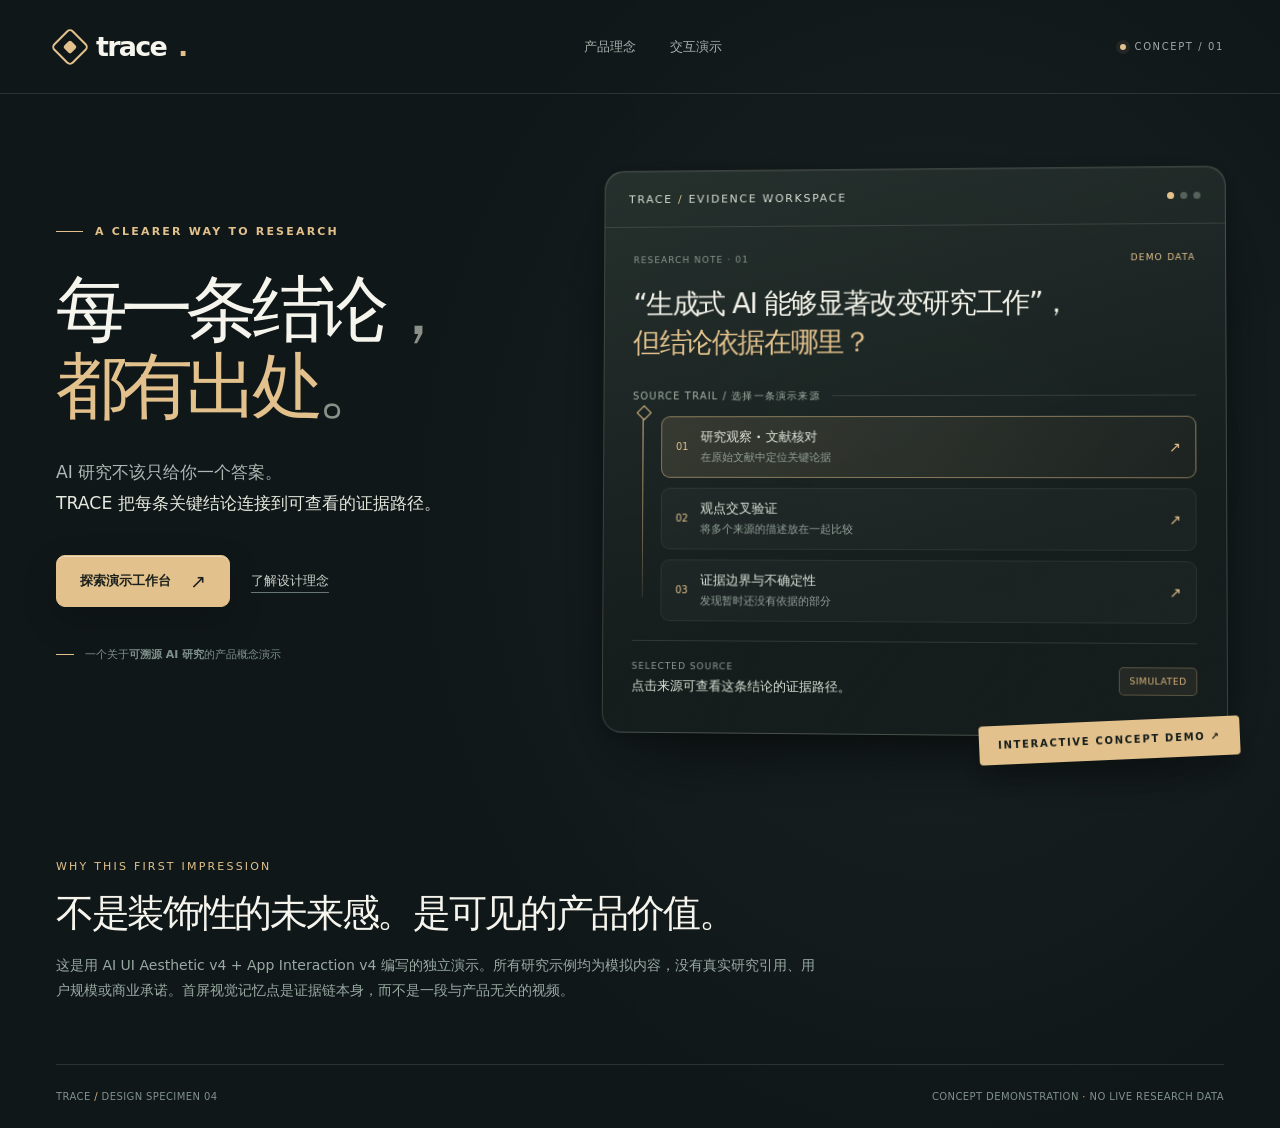
<file: examples/attention-contract/index.html>
<!doctype html>
<html lang="zh-CN">
<head>
<meta charset="utf-8"><meta name="viewport" content="width=device-width, initial-scale=1"><meta name="description" content="TRACE — 让 AI 研究结论都有出处。交互概念演示，使用模拟数据。">
<title>TRACE — 每条结论，都有出处</title>
<style>
:root{color-scheme:dark;--bg:#101719;--fg:#f5f5ed;--muted:#9ca7a4;--gold:#e2c18c;--line:rgba(240,246,239,.12);--panel:#1b2425;--easing:cubic-bezier(.22,1,.36,1)}
*{box-sizing:border-box}html{scroll-behavior:smooth}body{margin:0;background:var(--bg);color:var(--fg);font-family:-apple-system,BlinkMacSystemFont,"Segoe UI","PingFang SC","Noto Sans CJK SC",system-ui,sans-serif;-webkit-font-smoothing:antialiased}button,a{font:inherit}a{color:inherit;text-decoration:none}button{cursor:pointer}button:focus-visible,a:focus-visible{outline:2px solid var(--gold);outline-offset:4px}
.page{min-height:100vh;overflow:hidden;position:relative;background:radial-gradient(ellipse 48% 66% at 73% 45%,rgba(94,126,111,.115),transparent 85%),var(--bg)}
.page::before{content:"";position:absolute;inset:0;pointer-events:none;background:linear-gradient(90deg,transparent 49.95%,rgba(255,255,255,.028) 50%,transparent 50.05%);opacity:.55}
.shell{width:min(1320px,calc(100% - 112px));margin-inline:auto;position:relative;z-index:1}
.nav{height:94px;border-bottom:1px solid var(--line)}.nav-inner{height:100%;display:flex;align-items:center;justify-content:space-between;gap:20px}
.brand{display:flex;align-items:center;gap:12px;font-weight:750;letter-spacing:-.065em;font-size:27px}.brand-mark{width:28px;height:28px;border:2px solid var(--gold);transform:rotate(-45deg);position:relative;border-radius:5px}.brand-mark::before{content:"";position:absolute;width:10px;height:10px;top:7px;left:7px;background:var(--gold);border-radius:2px}.nav-middle{display:flex;gap:34px;color:#a6b2ac;font-size:13px}.nav-middle a:hover{color:#f4f4ec}.nav-note{font-size:10px;color:#9eaba5;letter-spacing:.16em;display:flex;align-items:center;gap:9px}.live-dot{height:6px;width:6px;border-radius:50%;background:var(--gold);box-shadow:0 0 0 4px rgba(226,193,140,.08)}
.hero{display:grid;grid-template-columns:minmax(0,.87fr) minmax(0,1.13fr);gap:clamp(32px,5vw,92px);align-items:center;min-height:min(740px,calc(100vh - 95px));padding:54px 0 82px}
.hero-copy{align-self:center;padding-bottom:12px}.eyebrow{font-size:11px;letter-spacing:.2em;color:var(--gold);display:flex;gap:12px;align-items:center;font-weight:600;margin-bottom:33px}.eyebrow::before{content:"";width:27px;height:1px;background:var(--gold)}
h1{font-size:clamp(60px,5.6vw,90px);line-height:1.08;font-weight:570;letter-spacing:-.095em;margin:0 0 31px;white-space:nowrap}h1 em{display:block;font-style:normal;color:var(--gold);font-weight:450}h1 .punct{color:#8b9088}h1 .subrow{white-space:nowrap}
.lead{font-size:clamp(16px,1.35vw,18px);line-height:1.8;color:#adb8b2;max-width:440px;margin:0 0 36px}.lead strong{font-weight:500;color:#e6e9de}
.actions{display:flex;flex-wrap:wrap;align-items:center;gap:21px}.primary{background:var(--gold);color:#1c201c;border:1px solid var(--gold);min-height:52px;display:inline-flex;align-items:center;gap:19px;padding:0 23px;border-radius:9px;font-size:13px;font-weight:700;box-shadow:0 13px 35px rgba(0,0,0,.17),inset 0 1px 0 rgba(255,255,255,.4);transition:transform .4s var(--easing),background .3s ease}.primary:hover{transform:translateY(-2px);background:#f0d3a4}.primary .arrow{font-size:19px;font-weight:400}.minor{font-size:13px;color:#cbd1c8;text-decoration:underline;text-decoration-color:#697773;text-underline-offset:7px;text-decoration-thickness:1px}.minor:hover{color:white}
.smallprint{margin-top:39px;display:flex;gap:11px;align-items:center;color:#7f918b;font-size:11px;line-height:1.6}.smallprint b{color:#aebbb1;font-weight:500}
.art{min-width:0;position:relative;isolation:isolate}.art::before{content:"";position:absolute;inset:11% 3% 6% -4%;background:radial-gradient(ellipse at 55% 50%,rgba(215,182,121,.15),transparent 55%);filter:blur(55px);z-index:-1}
.workspace{position:relative;min-width:0;width:100%;border:1px solid rgba(223,225,207,.19);border-radius:20px;padding:0;overflow:hidden;background:linear-gradient(165deg,rgba(38,49,45,.96),rgba(20,28,28,.98) 70%);box-shadow:0 34px 80px -33px rgba(0,0,0,.84),0 4px 20px rgba(0,0,0,.23),inset 0 1px rgba(255,255,255,.07);transform:perspective(1100px) rotateY(-2deg) rotateX(1deg);transition:transform .7s var(--easing),border-color .45s ease,box-shadow .45s ease;outline:none}
.workspace:focus,.workspace.demo-focused{transform:perspective(1100px) rotateY(0) rotateX(0);border-color:rgba(226,193,140,.75);box-shadow:0 30px 80px -32px rgba(0,0,0,.8),0 0 0 4px rgba(226,193,140,.09)}
.appbar{height:57px;display:flex;align-items:center;justify-content:space-between;border-bottom:1px solid var(--line);padding:0 24px}.app-brand{font-size:11px;letter-spacing:.16em;color:#d6dfd4}.app-brand span{color:var(--gold)}.app-controls{display:flex;gap:6px}.app-controls i{width:7px;height:7px;background:#56625b;border-radius:50%}.app-controls i:first-child{background:var(--gold)}
.work-body{padding:28px 29px 29px}.panel-meta{display:flex;justify-content:space-between;gap:12px;font-size:9px;letter-spacing:.13em;color:#86978e;text-transform:uppercase}.panel-meta span:last-child{color:var(--gold)}
.statement{margin-top:20px;max-width:490px;font-size:clamp(21px,2.2vw,30px);font-weight:530;letter-spacing:-.05em;line-height:1.4;color:#f3f3e9}.statement .accent{color:var(--gold)}
.trace-heading{display:flex;align-items:center;gap:12px;margin:27px 0 13px;font-size:10px;letter-spacing:.12em;color:#a4b2a8}.trace-heading::after{content:"";height:1px;background:var(--line);flex:1}
.source-list{position:relative;display:grid;gap:10px;padding-left:29px}.source-list::before{content:"";position:absolute;width:1px;left:10px;top:-7px;bottom:24px;background:linear-gradient(var(--gold),rgba(226,193,140,.14))}.source-list::after{content:"";position:absolute;left:6px;top:-9px;width:9px;height:9px;border:1px solid var(--gold);background:var(--panel);transform:rotate(45deg)}
.source{width:100%;display:flex;align-items:center;text-align:left;gap:12px;background:rgba(242,251,241,.027);color:#e0e7dc;border:1px solid rgba(226,231,211,.08);min-height:62px;padding:11px 14px;border-radius:9px;transition:border-color .24s ease,background .24s ease,transform .3s var(--easing)}.source:hover{background:rgba(226,193,140,.08);transform:translateX(3px)}.source[aria-pressed="true"]{border-color:rgba(226,193,140,.5);background:linear-gradient(90deg,rgba(226,193,140,.13),rgba(226,193,140,.035))}.source-no{font-size:10px;color:var(--gold);font-variant-numeric:tabular-nums}.source-info{flex:1;min-width:0}.source-info strong{display:block;font-size:13px;font-weight:550;white-space:nowrap;overflow:hidden;text-overflow:ellipsis}.source-info span{font-size:11px;color:#91a097;display:block;margin-top:4px}.source-check{color:var(--gold);font-size:14px}
.verify-line{min-height:63px;display:flex;gap:13px;align-items:center;justify-content:space-between;margin-top:19px;padding:13px 0 0;border-top:1px solid var(--line)}.verify-content{min-width:0}.verify-content span{display:block;font-size:9px;letter-spacing:.12em;text-transform:uppercase;color:#8f9e94}.verify-content strong{font-size:13px;font-weight:500;color:#dce3d7;display:block;margin-top:6px;max-width:390px}.status-chip{flex:0 0 auto;padding:8px 9px;font-size:9px;letter-spacing:.06em;border-radius:5px;color:#d9b47d;border:1px solid rgba(226,193,140,.27);background:rgba(226,193,140,.08)}
.canvas-label{position:absolute;right:-16px;bottom:-27px;background:#e2c18c;color:#141c1b;padding:14px 19px;transform:rotate(-2.5deg);box-shadow:0 17px 32px rgba(0,0,0,.28);border-radius:4px;font-size:10px;font-weight:800;letter-spacing:.17em}
.bottom{border-top:1px solid var(--line);min-height:64px;display:flex;align-items:center;justify-content:space-between;gap:15px;color:#80908b;font-size:10px;letter-spacing:.04em}.bottom .slash{color:#d5b27e}.bottom b{font-weight:550;color:#c5d1c7}
@media(max-width:1160px){.shell{width:calc(100% - 72px)}.hero{gap:34px}h1{font-size:clamp(50px,5.6vw,72px)}.work-body{padding:21px}.statement{font-size:23px}}
@media(max-width:760px){.shell{width:calc(100% - 40px)}.nav{height:73px}.nav-middle{display:none}.nav-note{font-size:9px}.hero{grid-template-columns:1fr;gap:43px;padding:48px 0 72px;min-height:0}.hero-copy{padding:0}h1{font-size:clamp(46px,9.3vw,72px);margin-bottom:20px}.eyebrow{margin-bottom:19px}.lead{font-size:15px;max-width:540px;margin-bottom:25px}.smallprint{margin-top:24px}.workspace{transform:none}.canvas-label{right:-5px;bottom:-18px}.bottom{flex-wrap:wrap;padding:17px 0}}
@media(max-width:390px){.shell{width:calc(100% - 32px)}.nav{height:68px}.brand{font-size:24px}.brand-mark{width:24px;height:24px}.brand-mark::before{top:5px;left:5px}.nav-note{letter-spacing:.07em}.hero{padding:30px 0 65px;gap:20px}h1{font-size:clamp(42px,10.5vw,48px)}.eyebrow{font-size:9px}.lead{font-size:13px;line-height:1.65;margin-bottom:22px}.actions{gap:16px}.primary{min-height:48px;padding:0 15px}.smallprint{font-size:10px;margin-top:14px}.appbar{height:47px;padding:0 15px}.work-body{padding:15px}.statement{font-size:20px;margin-top:14px}.trace-heading{margin:18px 0 12px}.source-list{padding-left:20px}.source-list::before{left:8px}.source-list::after{left:4px}.source{min-height:56px;gap:7px;padding:10px 9px}.source-info strong{font-size:11px}.source-info span{font-size:9px}.source-no{font-size:9px}.verify-line{gap:8px}.verify-content strong{font-size:10px}.status-chip{font-size:8px;padding:7px}.canvas-label{right:0;bottom:-17px;padding:11px;font-size:9px}.bottom{font-size:9px}}
@media(prefers-reduced-motion:reduce){html{scroll-behavior:auto}*,*::before,*::after{transition-duration:.01ms!important;animation-duration:.01ms!important}.workspace{transform:none}.source:hover{transform:none}}
</style>
</head>
<body><div class="page">
<header class="nav"><div class="shell nav-inner"><a class="brand" href="#top" aria-label="TRACE 返回顶部"><span aria-hidden="true" class="brand-mark"></span>trace<span style="color:var(--gold)">.</span></a><nav aria-label="主导航" class="nav-middle"><a href="#top">产品理念</a><a href="#trail-demo">交互演示</a></nav><span class="nav-note"><i class="live-dot" aria-hidden="true"></i> CONCEPT / 01</span></div></header>
<main id="top" class="shell"><section class="hero" aria-labelledby="hero-title">
<div class="hero-copy"><div class="eyebrow">A CLEARER WAY TO RESEARCH</div><h1 id="hero-title">每一条结论<span class="punct">，</span><em>都有出处<span class="punct">。</span></em></h1><p class="lead">AI 研究不该只给你一个答案。<br><strong>TRACE 把每条关键结论连接到可查看的证据路径。</strong></p><div class="actions"><a class="primary" id="hero-cta" href="#trail-demo">探索演示工作台 <span class="arrow" aria-hidden="true">↗</span></a><a class="minor" href="#how-it-works">了解设计理念</a></div><div class="smallprint"><span style="width:18px;height:1px;background:var(--gold);flex:none"></span><span>一个关于<strong>可溯源 AI 研究</strong>的产品概念演示</span></div></div>
<div class="art"><div id="trail-demo" class="workspace" tabindex="-1" aria-label="概念演示：可溯源 AI 研究工作台"><div class="appbar"><span class="app-brand">TRACE <span>/</span> EVIDENCE WORKSPACE</span><div class="app-controls" aria-hidden="true"><i></i><i></i><i></i></div></div><div class="work-body"><div class="panel-meta"><span>RESEARCH NOTE · 01</span><span>DEMO DATA</span></div><div class="statement">“生成式 AI 能够显著改变研究工作”，<br><span class="accent">但结论依据在哪里？</span></div><div class="trace-heading">SOURCE TRAIL / 选择一条演示来源</div><div class="source-list" role="group" aria-label="切换模拟证据来源"><button class="source" data-source="0" aria-pressed="true" id="source-node-1"><span class="source-no">01</span><span class="source-info"><strong>研究观察 · 文献核对</strong><span>在原始文献中定位关键论据</span></span><span class="source-check" aria-hidden="true">↗</span></button><button class="source" data-source="1" aria-pressed="false"><span class="source-no">02</span><span class="source-info"><strong>观点交叉验证</strong><span>将多个来源的描述放在一起比较</span></span><span class="source-check" aria-hidden="true">↗</span></button><button class="source" data-source="2" aria-pressed="false"><span class="source-no">03</span><span class="source-info"><strong>证据边界与不确定性</strong><span>发现暂时还没有依据的部分</span></span><span class="source-check" aria-hidden="true">↗</span></button></div><div class="verify-line"><div class="verify-content" aria-live="polite"><span>SELECTED SOURCE</span><strong id="source-detail">点击来源可查看这条结论的证据路径。</strong></div><span class="status-chip">SIMULATED</span></div></div></div><div class="canvas-label" id="demo-caption">INTERACTIVE CONCEPT DEMO ↗</div></div></section>
<section id="how-it-works" style="padding:26px 0 62px;max-width:760px" aria-labelledby="why-title"><p style="font-size:11px;letter-spacing:.2em;color:var(--gold);margin:0 0 15px">WHY THIS FIRST IMPRESSION</p><h2 id="why-title" style="font-size:clamp(24px,3vw,39px);font-weight:500;letter-spacing:-.06em;margin:0 0 14px">不是装饰性的未来感。是可见的产品价值。</h2><p style="color:#99aaa2;font-size:14px;line-height:1.75;margin:0">这是用 AI UI Aesthetic v4 + App Interaction v4 编写的独立演示。所有研究示例均为模拟内容，没有真实研究引用、用户规模或商业承诺。首屏视觉记忆点是证据链本身，而不是一段与产品无关的视频。</p></section></main>
<footer class="shell bottom"><span>TRACE <span class="slash">/</span> DESIGN SPECIMEN 04</span><span>CONCEPT DEMONSTRATION <span class="slash">·</span> NO LIVE RESEARCH DATA</span></footer>
</div>
<script>
(() => {
const panel=document.getElementById('trail-demo');
const cta=document.getElementById('hero-cta');
const details=[
'点击来源可查看这条结论的证据路径。',
'概念流程：比较不同文献中的相同观点。',
'概念流程：对证据不足的结论做出明确标记。'
];
cta.addEventListener('click',()=>{panel.classList.add('demo-focused');requestAnimationFrame(()=>panel.focus({preventScroll:true}))});
panel.addEventListener('focusout',e=>{if(!panel.contains(e.relatedTarget))panel.classList.remove('demo-focused')});
const buttons=[...document.querySelectorAll('[data-source]')];
buttons.forEach(btn=>btn.addEventListener('click',()=>{
 buttons.forEach(b=>b.setAttribute('aria-pressed',String(b===btn)));
 document.getElementById('source-detail').textContent=details[Number(btn.dataset.source)];
 panel.classList.add('demo-focused');
}));
})();
</script></body></html>
</file>
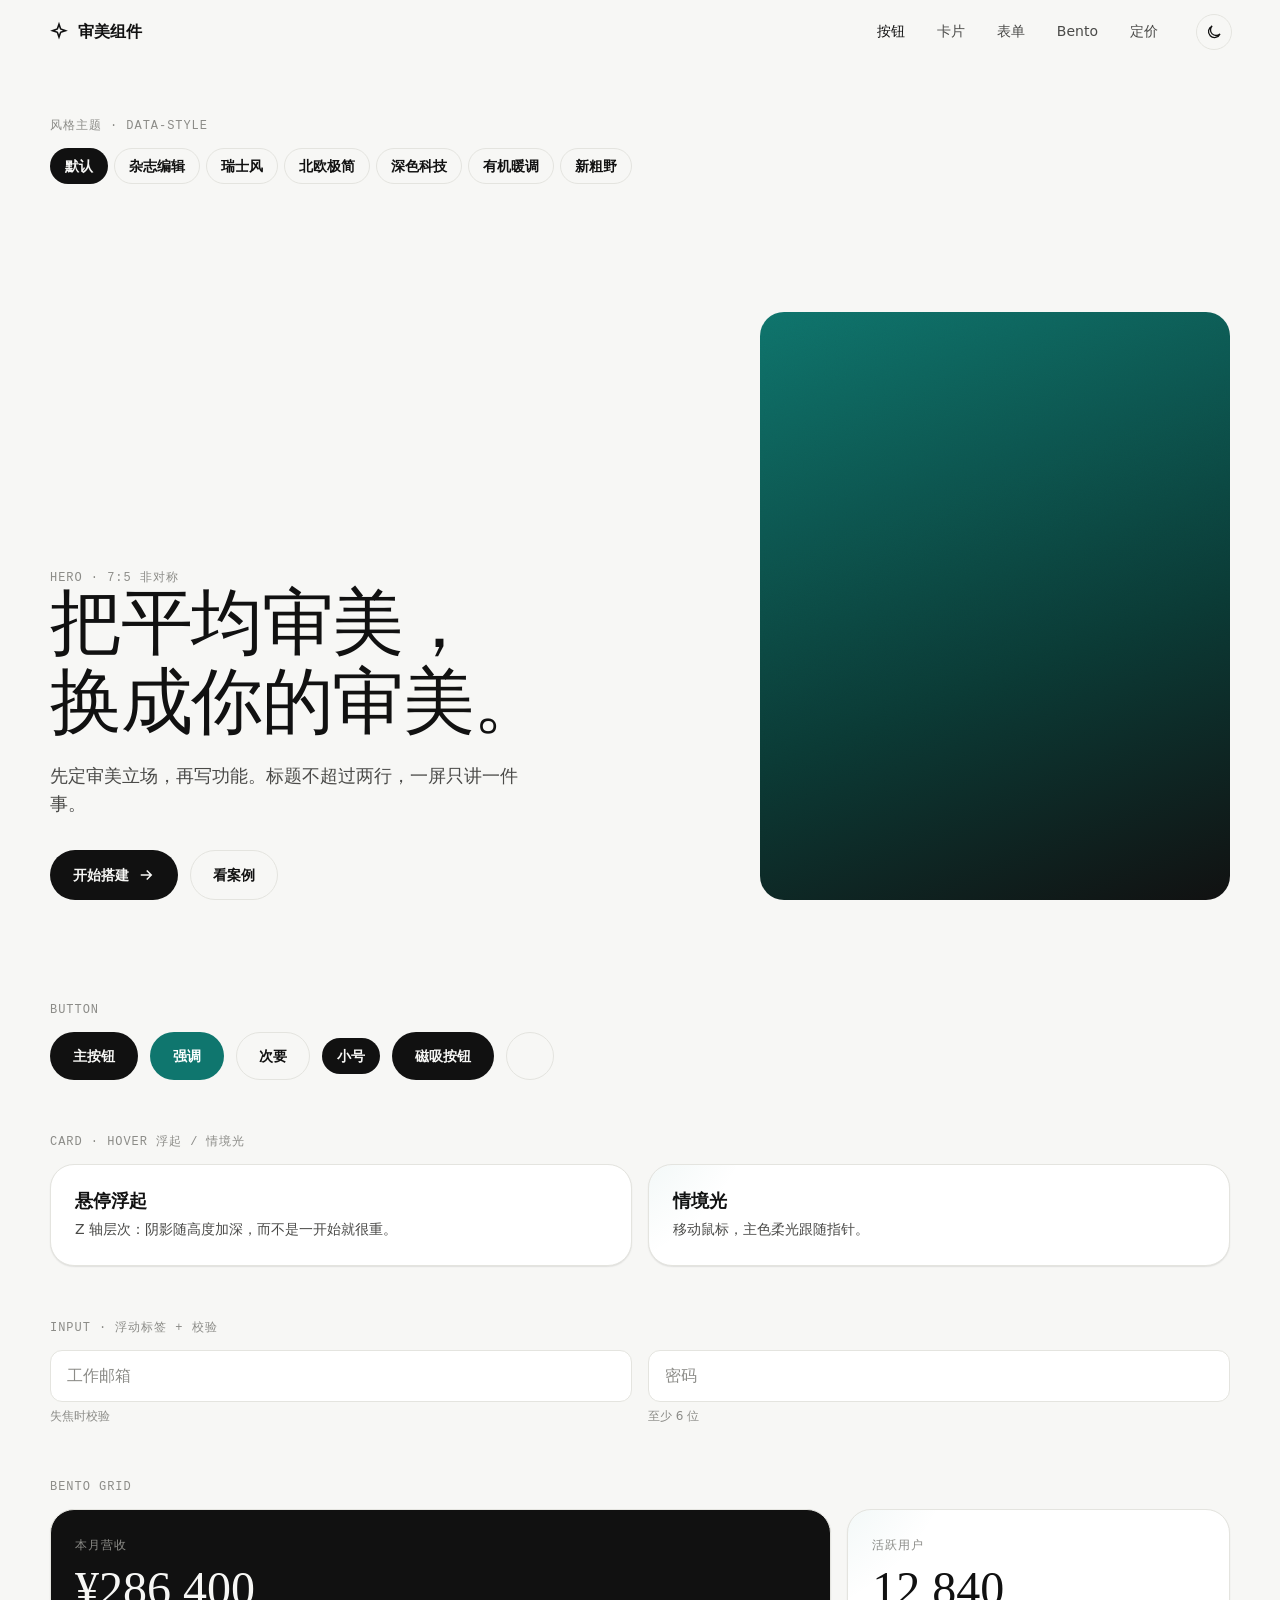
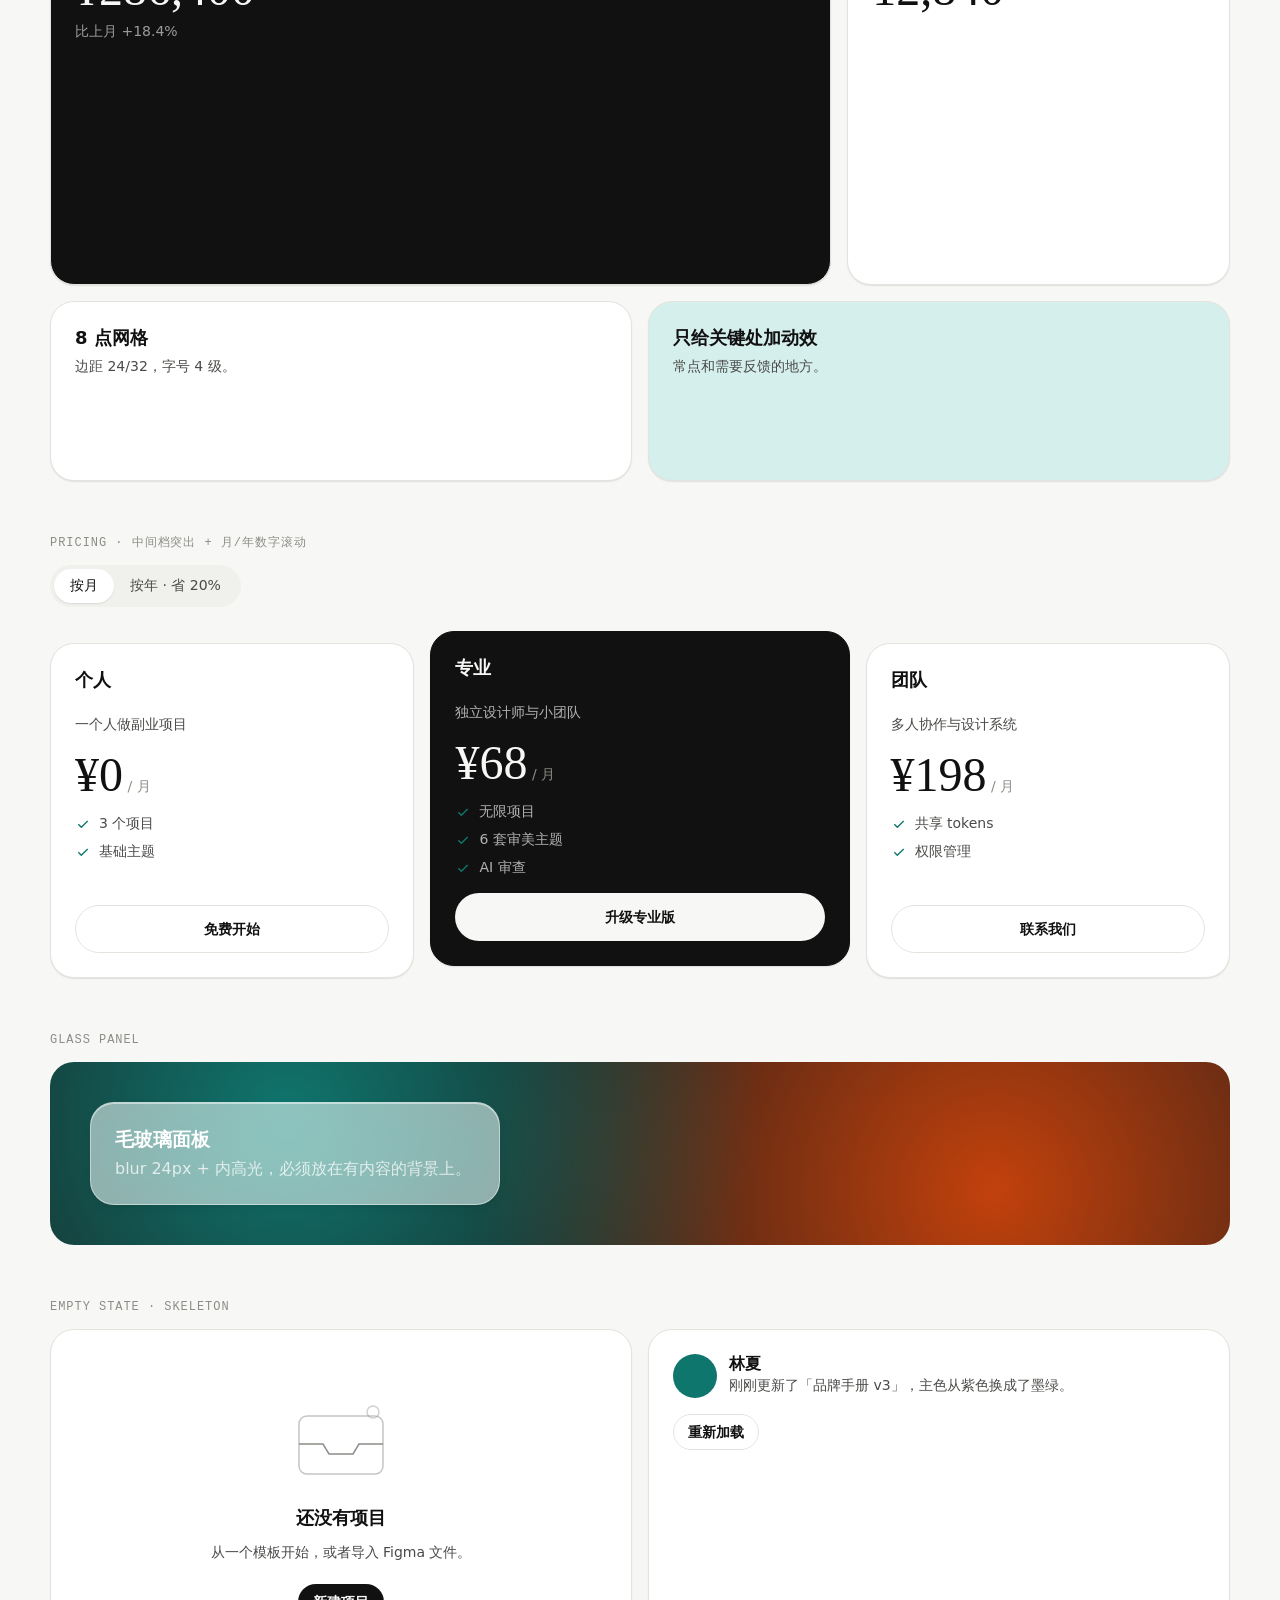
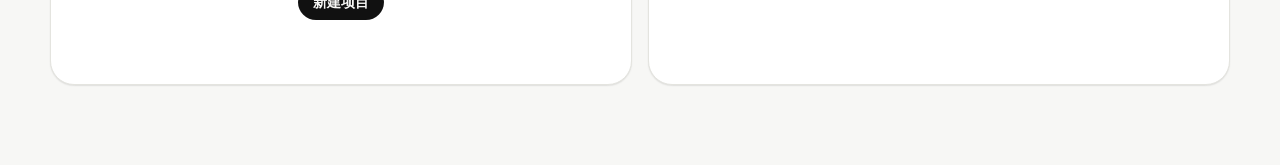
<file: ai-ui/legacy/examples/index.html>
<!doctype html>
<html lang="zh-CN"><head><meta charset="utf-8"><meta name="viewport" content="width=device-width,initial-scale=1">
<title>AI UI 高级审美 · 组件画廊</title>
<link rel="stylesheet" href="../assets/tokens.css"><link rel="stylesheet" href="../components/aesthetic.css">
<link rel="stylesheet" href="../assets/themes/editorial.css"><link rel="stylesheet" href="../assets/themes/swiss.css"><link rel="stylesheet" href="../assets/themes/nordic.css">
<link rel="stylesheet" href="../assets/themes/dark-tech.css"><link rel="stylesheet" href="../assets/themes/warm-organic.css"><link rel="stylesheet" href="../assets/themes/brutalist.css">
<style>
body { margin: 0; } .wrap { max-width: 1180px; margin: auto; padding: 0 clamp(16px, 4vw, 48px) 80px; }
.sec { margin-top: 56px; } .sec > .ui-eyebrow { display: block; margin-bottom: 16px; }
.row { display: flex; gap: 12px; flex-wrap: wrap; align-items: center; }
.grid2 { display: grid; grid-template-columns: 1fr 1fr; gap: 16px; } @media (max-width: 820px) { .grid2 { grid-template-columns: 1fr; } }
.glass-stage { border-radius: var(--radius-xl); padding: 40px; background: radial-gradient(circle at 20% 30%, #0F766E, transparent 50%), radial-gradient(circle at 80% 70%, #C2410C, transparent 55%), #1A1A1A; }
.styles { display: flex; gap: 6px; flex-wrap: wrap; }
.big { font: 400 var(--type-3xl)/1 var(--font-family-display); }
</style></head>
<body class="ui">
<nav class="ui-nav"><a class="brand" href="#"><svg width="22" height="22" viewBox="0 0 24 24" fill="none" stroke="currentColor" stroke-width="1.75"><path d="M12 3.5l1.8 5.2 5.2 1.8-5.2 1.8L12 17.5l-1.8-5.2L5 10.5l5.2-1.8z"/></svg>审美组件</a>
  <div class="links"><a href="#btn" class="on">按钮</a><a href="#card">卡片</a><a href="#form">表单</a><a href="#bento">Bento</a><a href="#price">定价</a></div>
  <button class="ui-btn ui-btn--ghost ui-btn--sm ui-btn--icon" data-theme-toggle aria-label="切换深色"><svg viewBox="0 0 24 24" fill="none" stroke="currentColor" stroke-width="1.75"><path d="M20 14.5A8 8 0 1 1 9.5 4a6.5 6.5 0 0 0 10.5 10.5z"/></svg></button></nav>
<div class="wrap">
  <section class="sec"><span class="ui-eyebrow">风格主题 · data-style</span>
    <div class="styles" id="styles"><button class="ui-btn ui-btn--sm ui-btn--primary" data-s="">默认</button><button class="ui-btn ui-btn--sm ui-btn--ghost" data-s="editorial">杂志编辑</button><button class="ui-btn ui-btn--sm ui-btn--ghost" data-s="swiss">瑞士风</button><button class="ui-btn ui-btn--sm ui-btn--ghost" data-s="nordic">北欧极简</button><button class="ui-btn ui-btn--sm ui-btn--ghost" data-s="dark-tech">深色科技</button><button class="ui-btn ui-btn--sm ui-btn--ghost" data-s="warm-organic">有机暖调</button><button class="ui-btn ui-btn--sm ui-btn--ghost" data-s="brutalist">新粗野</button></div></section>

  <section class="ui-hero" style="padding-left:0;padding-right:0">
    <div><div class="ui-eyebrow" data-reveal>Hero · 7:5 非对称</div><h1 class="ui-display" data-reveal>把平均审美，<br>换成你的审美。</h1>
      <p class="lead" data-reveal>先定审美立场，再写功能。标题不超过两行，一屏只讲一件事。</p>
      <div class="actions" data-reveal><a class="ui-btn ui-btn--primary" data-magnetic="0.25" href="#">开始搭建<svg viewBox="0 0 24 24" fill="none" stroke="currentColor" stroke-width="2"><path d="M5 12h14M13 6l6 6-6 6"/></svg></a><a class="ui-btn ui-btn--ghost" href="#">看案例</a></div></div>
    <div class="visual ui-grain" data-reveal data-tilt="6" style="background:linear-gradient(160deg,#0F766E,#0B3B36 60%,#111)"></div></section>

  <section class="sec" id="btn"><span class="ui-eyebrow">Button</span><div class="row">
    <button class="ui-btn ui-btn--primary">主按钮</button><button class="ui-btn ui-btn--accent">强调</button><button class="ui-btn ui-btn--ghost">次要</button><button class="ui-btn ui-btn--primary ui-btn--sm">小号</button>
    <button class="ui-btn ui-btn--primary" data-magnetic>磁吸按钮</button>
    <button class="ui-btn ui-btn--ghost ui-btn--expand" style="--w:120px"><svg viewBox="0 0 24 24" fill="none" stroke="currentColor" stroke-width="1.75"><path d="M12 15V4M8 7.5L12 4l4 3.5"/><path d="M6 11v8.5h12V11"/></svg><span>分享作品</span></button></div></section>

  <section class="sec" id="card"><span class="ui-eyebrow">Card · hover 浮起 / 情境光</span><div class="grid2">
    <div class="ui-card ui-card--hover" data-reveal><h3>悬停浮起</h3><p>Z 轴层次：阴影随高度加深，而不是一开始就很重。</p></div>
    <div class="ui-card ui-card--hover" data-spotlight data-reveal><h3>情境光</h3><p>移动鼠标，主色柔光跟随指针。</p></div></div></section>

  <section class="sec" id="form"><span class="ui-eyebrow">Input · 浮动标签 + 校验</span><div class="grid2">
    <div class="ui-field"><input class="ui-input" placeholder=" " data-validate="required|email" id="em"><label for="em">工作邮箱</label><small>失焦时校验</small></div>
    <div class="ui-field"><input class="ui-input" type="password" placeholder=" " data-validate="min:6" id="pw"><label for="pw">密码</label><small>至少 6 位</small></div></div></section>

  <section class="sec" id="bento"><span class="ui-eyebrow">Bento grid</span><div class="ui-bento">
    <div class="ui-card ui-card--hover w4 h2" data-reveal style="background:var(--color-ink);color:var(--color-bg)"><span class="ui-eyebrow">本月营收</span><div class="big" style="margin-top:12px">¥<span id="rev">0</span></div><p style="color:inherit;opacity:.6;margin-top:8px">比上月 +18.4%</p></div>
    <div class="ui-card ui-card--hover h2" data-reveal data-spotlight><span class="ui-eyebrow">活跃用户</span><div class="big" style="margin-top:12px"><span id="act">0</span></div></div>
    <div class="ui-card ui-card--hover w3" data-reveal><h3>8 点网格</h3><p>边距 24/32，字号 4 级。</p></div>
    <div class="ui-card ui-card--hover w3" data-reveal style="background:var(--color-accent-soft)"><h3>只给关键处加动效</h3><p>常点和需要反馈的地方。</p></div></div></section>

  <section class="sec" id="price" data-pricing-scope><span class="ui-eyebrow">Pricing · 中间档突出 + 月/年数字滚动</span>
    <div class="ui-toggle"><button class="on" data-value="month">按月</button><button data-value="year">按年 · 省 20%</button></div>
    <div class="ui-pricing" style="margin-top:36px">
      <div class="ui-card ui-price"><h3>个人</h3><p>一个人做副业项目</p><div class="amount">¥<span data-month="0" data-year="0">0</span><small> / 月</small></div><ul><li><svg viewBox="0 0 24 24" fill="none" stroke="currentColor" stroke-width="2"><path d="M5 12.5l4.5 4.5L19 7.5"/></svg>3 个项目</li><li><svg viewBox="0 0 24 24" fill="none" stroke="currentColor" stroke-width="2"><path d="M5 12.5l4.5 4.5L19 7.5"/></svg>基础主题</li></ul><button class="ui-btn ui-btn--ghost">免费开始</button></div>
      <div class="ui-card ui-price featured"><h3>专业</h3><p>独立设计师与小团队</p><div class="amount">¥<span data-month="68" data-year="652">68</span><small> / 月</small></div><ul><li><svg viewBox="0 0 24 24" fill="none" stroke="currentColor" stroke-width="2"><path d="M5 12.5l4.5 4.5L19 7.5"/></svg>无限项目</li><li><svg viewBox="0 0 24 24" fill="none" stroke="currentColor" stroke-width="2"><path d="M5 12.5l4.5 4.5L19 7.5"/></svg>6 套审美主题</li><li><svg viewBox="0 0 24 24" fill="none" stroke="currentColor" stroke-width="2"><path d="M5 12.5l4.5 4.5L19 7.5"/></svg>AI 审查</li></ul><button class="ui-btn ui-btn--primary">升级专业版</button></div>
      <div class="ui-card ui-price"><h3>团队</h3><p>多人协作与设计系统</p><div class="amount">¥<span data-month="198" data-year="1900">198</span><small> / 月</small></div><ul><li><svg viewBox="0 0 24 24" fill="none" stroke="currentColor" stroke-width="2"><path d="M5 12.5l4.5 4.5L19 7.5"/></svg>共享 tokens</li><li><svg viewBox="0 0 24 24" fill="none" stroke="currentColor" stroke-width="2"><path d="M5 12.5l4.5 4.5L19 7.5"/></svg>权限管理</li></ul><button class="ui-btn ui-btn--ghost">联系我们</button></div></div></section>

  <section class="sec"><span class="ui-eyebrow">Glass panel</span><div class="glass-stage"><div class="ui-glass" style="max-width:360px;color:#fff"><h3 style="margin:0 0 6px">毛玻璃面板</h3><p style="margin:0;opacity:.75">blur 24px + 内高光，必须放在有内容的背景上。</p></div></div></section>

  <section class="sec"><span class="ui-eyebrow">Empty state · Skeleton</span><div class="grid2">
    <div class="ui-card"><div class="ui-empty"><svg class="art" viewBox="0 0 120 96" fill="none" stroke="currentColor" stroke-width="1.5"><rect x="18" y="22" width="84" height="58" rx="8" opacity=".5"/><path d="M18 50h24l6 10h24l6-10h24"/><circle cx="92" cy="18" r="6" opacity=".4"/></svg><h4>还没有项目</h4><p>从一个模板开始，或者导入 Figma 文件。</p><button class="ui-btn ui-btn--primary ui-btn--sm">新建项目</button></div></div>
    <div class="ui-card" id="sk"><div style="display:flex;gap:12px"><div class="ui-skel ui-skel-avatar"></div><div style="flex:1"><div class="ui-skel ui-skel-line"></div><div class="ui-skel ui-skel-line"></div><div class="ui-skel ui-skel-line" style="width:60%"></div></div></div>
      <div class="real" style="display:flex;gap:12px"><div style="width:44px;height:44px;border-radius:50%;background:var(--color-accent)"></div><div><b>林夏</b><p>刚刚更新了「品牌手册 v3」，主色从紫色换成了墨绿。</p></div></div>
      <button class="ui-btn ui-btn--ghost ui-btn--sm" id="reload" style="margin-top:16px">重新加载</button></div></div></section>
</div>
<style>#sk:not(.is-loaded) .real { display: none; }</style>
<script src="../components/aesthetic.js"></script>
<script>
const sk = document.getElementById('sk'); AestheticUI.loadSkeleton(sk, 1400); document.getElementById('reload').onclick = () => AestheticUI.loadSkeleton(sk, 1400);
AestheticUI.countTo(document.getElementById('rev'), 286400, 1200); AestheticUI.countTo(document.getElementById('act'), 12840, 1200);
document.querySelectorAll('#styles button').forEach(b => b.onclick = () => { document.documentElement.dataset.style = b.dataset.s; document.querySelectorAll('#styles button').forEach(x => x.className = 'ui-btn ui-btn--sm ' + (x === b ? 'ui-btn--primary' : 'ui-btn--ghost')); });
</script>
</body></html>
</file>
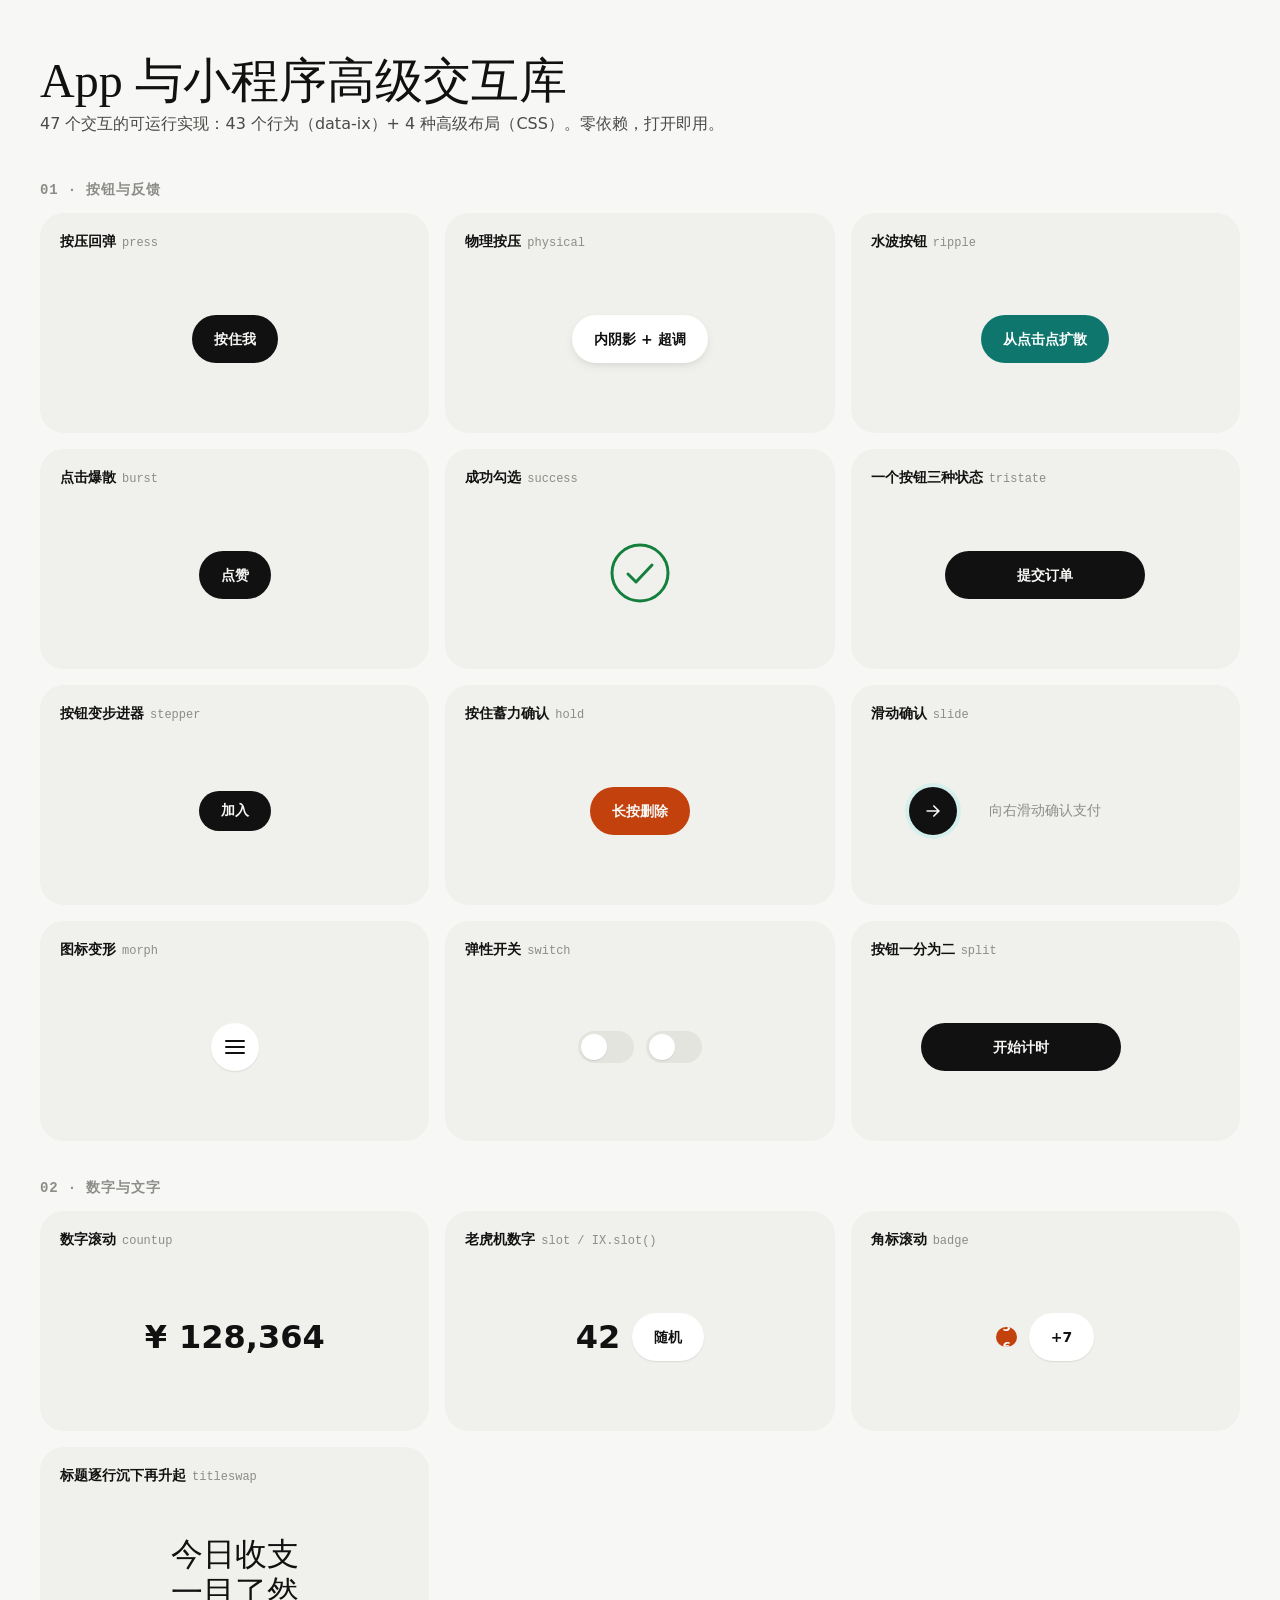
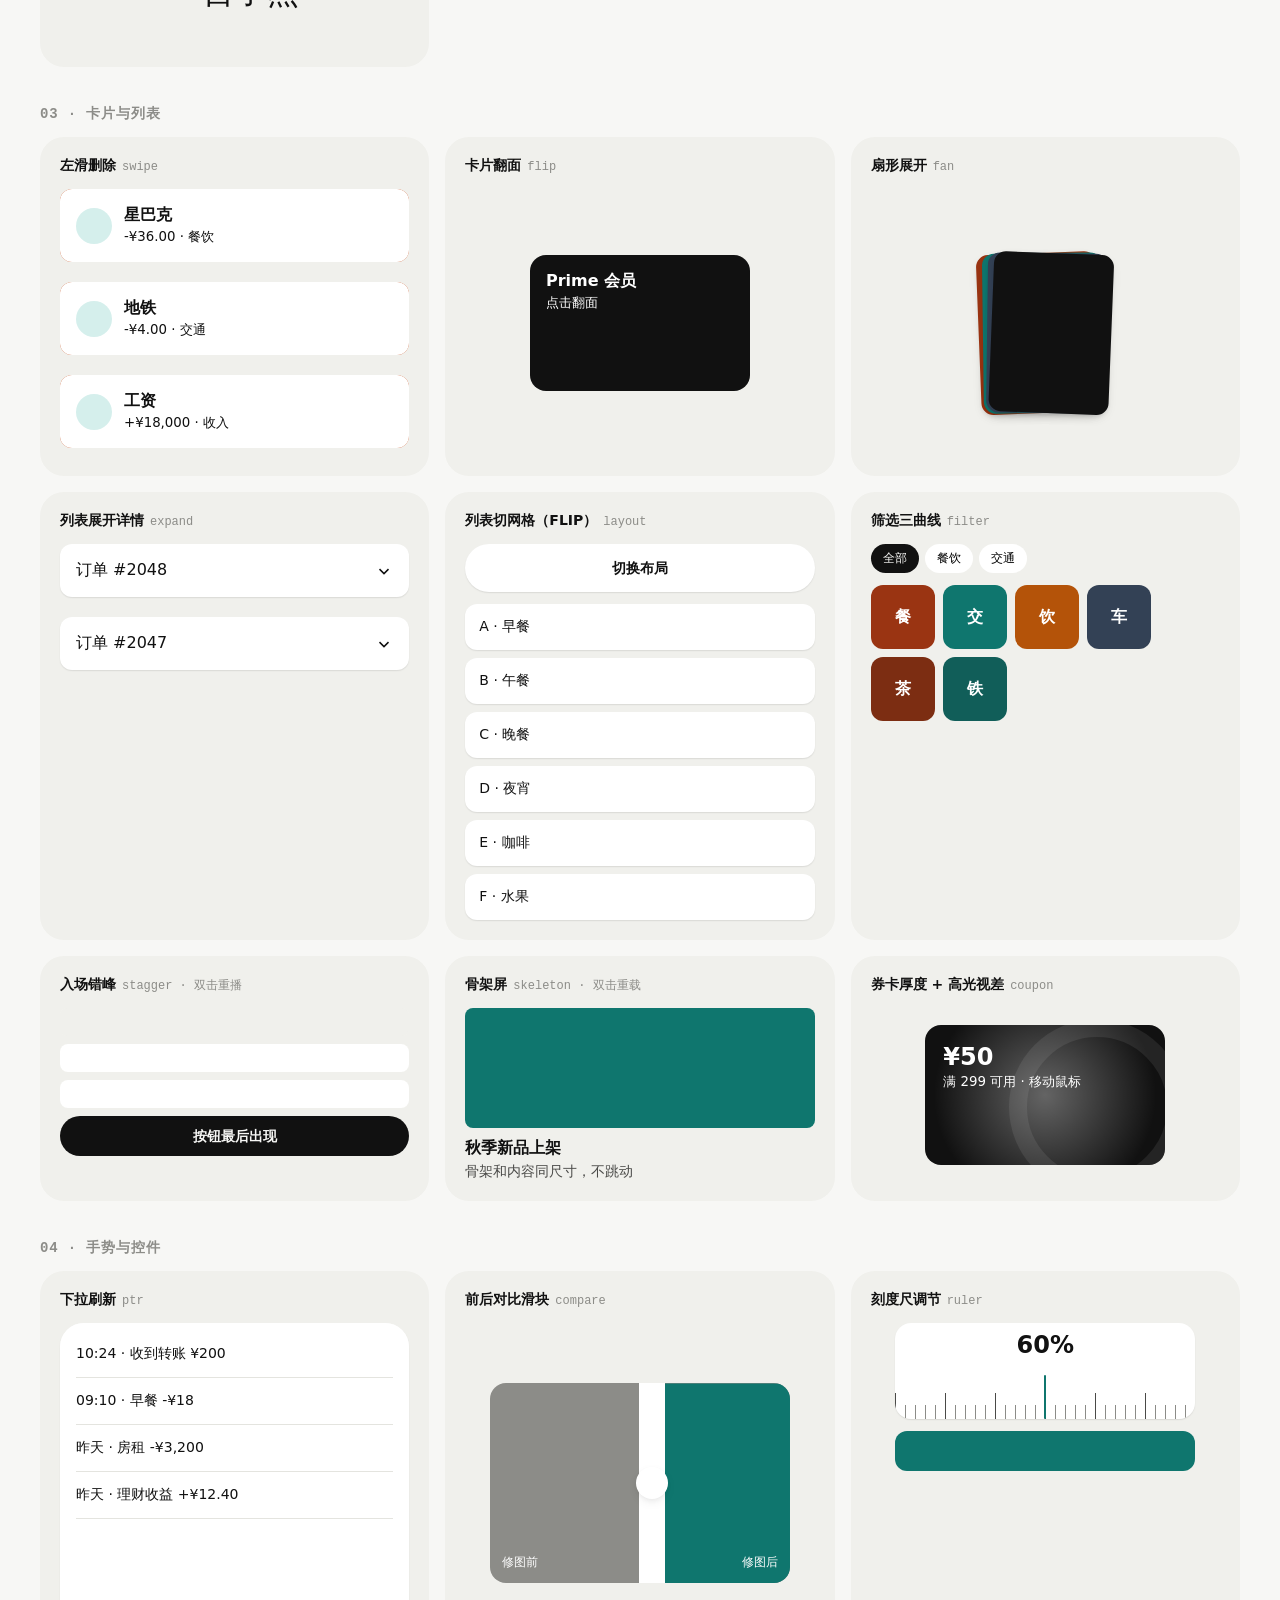
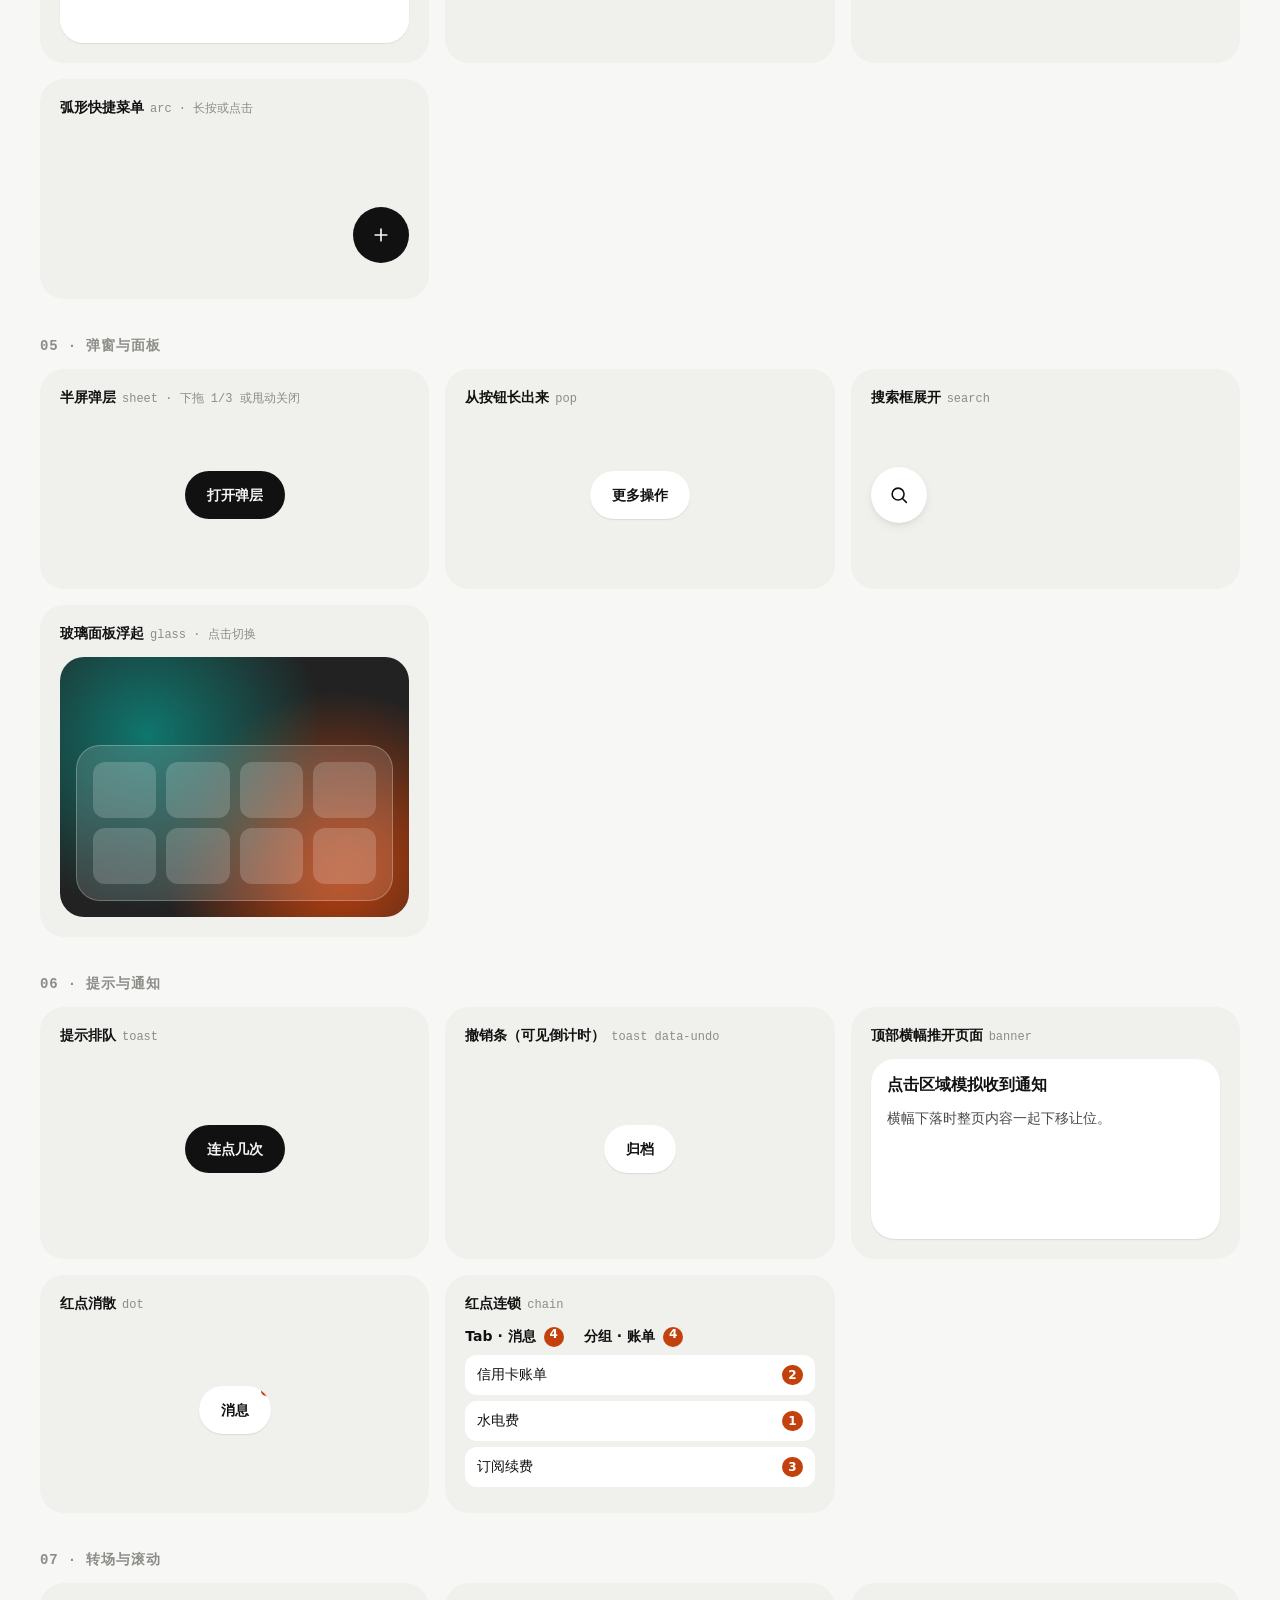
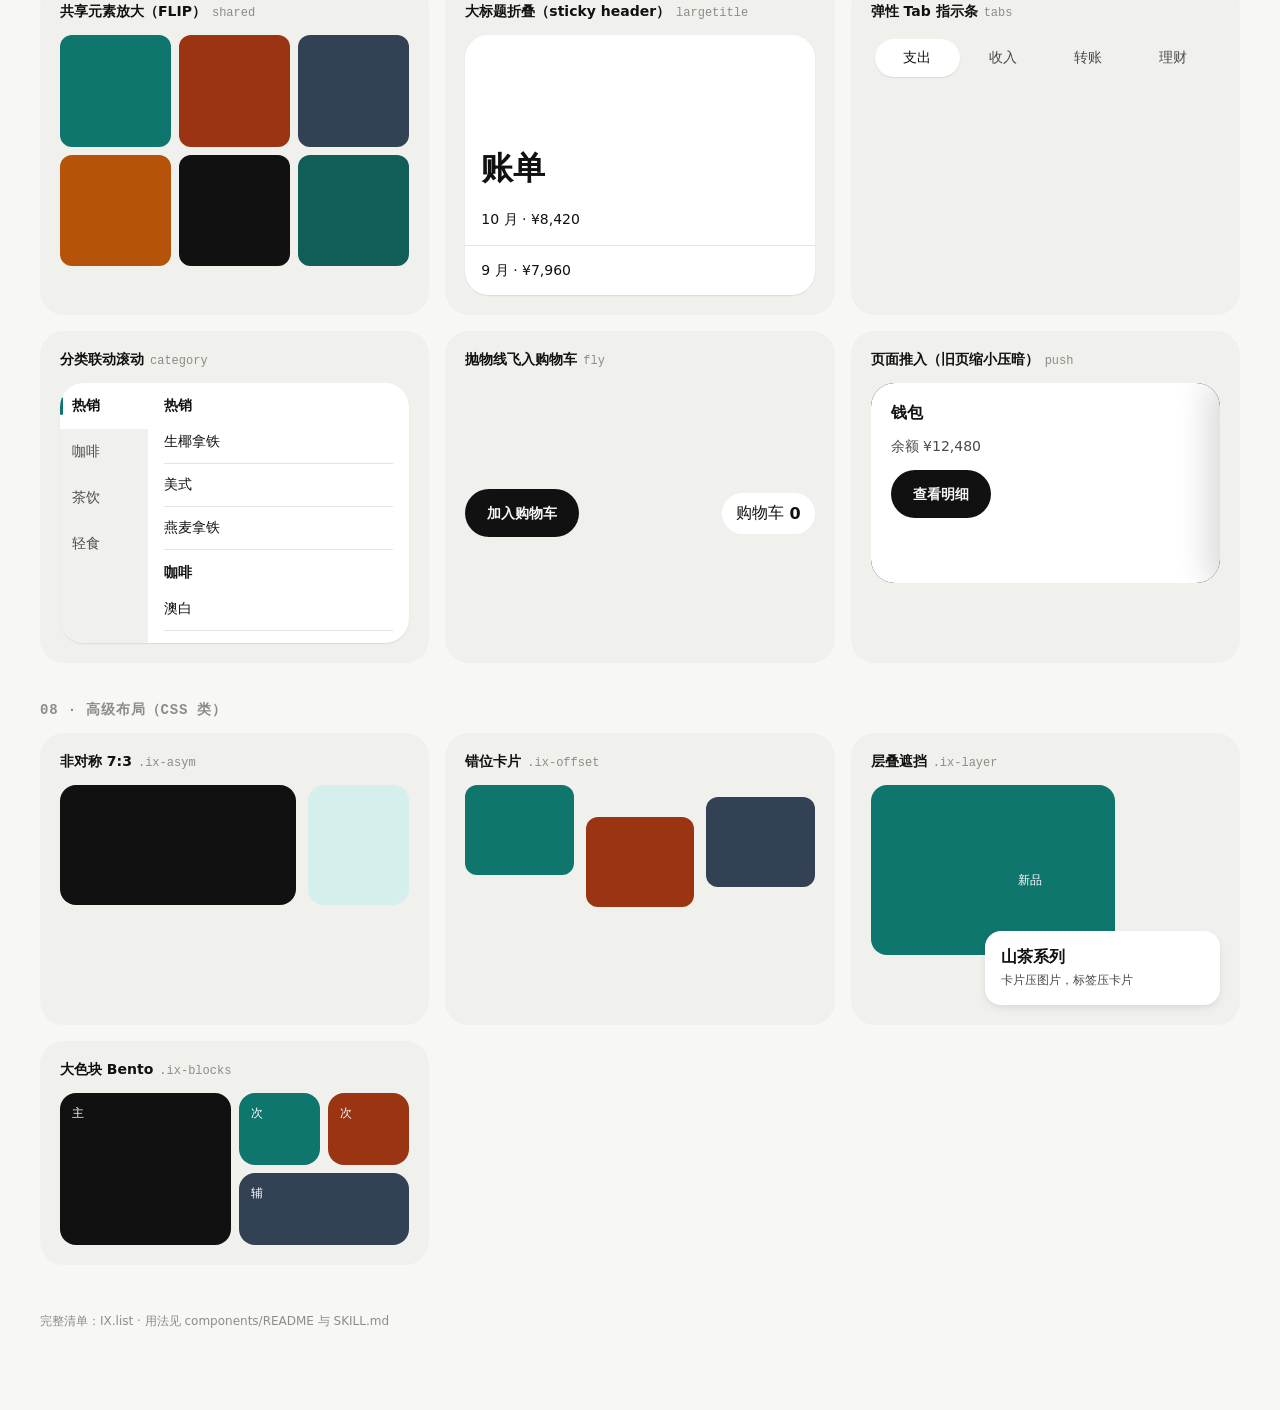
<file: app/legacy/examples/index.html>
<!doctype html>
<html lang="zh-CN"><head><meta charset="utf-8"><meta name="viewport" content="width=device-width,initial-scale=1">
<title>App 与小程序高级交互库 · 组件画廊</title>
<link rel="stylesheet" href="../assets/tokens.css"><link rel="stylesheet" href="../components/interactions.css">
<style>
body { margin: 0; background: var(--color-bg); font-family: var(--font-family-sans); color: var(--color-ink); }
header { max-width: 1200px; margin: auto; padding: 56px 32px 8px; } header h1 { margin: 0 0 8px; font: 400 var(--type-3xl)/1.05 var(--font-family-display); } header p { margin: 0; color: var(--color-ink-2); }
.cat { max-width: 1200px; margin: auto; padding: 40px 32px 0; } .cat > h2 { font: 600 var(--type-sm)/1 var(--font-family-mono); letter-spacing: .06em; color: var(--color-ink-3); margin: 0 0 16px; }
.grid { display: grid; grid-template-columns: repeat(auto-fill, minmax(300px, 1fr)); gap: 16px; }
.demo { background: var(--color-surface-2); border-radius: var(--radius-xl); padding: 20px; display: flex; flex-direction: column; gap: 14px; min-height: 180px; }
.demo h3 { margin: 0; font-size: var(--type-sm); } .demo h3 small { font-weight: 400; color: var(--color-ink-3); margin-left: 6px; font-family: var(--font-family-mono); font-size: var(--type-xs); }
.demo .stage { flex: 1; display: flex; align-items: center; justify-content: center; gap: 12px; flex-wrap: wrap; }
.demo .stage.col { flex-direction: column; align-items: stretch; justify-content: flex-start; }
.ava { width: 36px; height: 36px; border-radius: 50%; background: var(--color-accent-soft); flex: none; }
.fbar { display: flex; gap: 6px; } .fbar button { border: 0; padding: 6px 12px; border-radius: var(--radius-pill); background: var(--color-surface); font-size: var(--type-xs); cursor: pointer; } .fbar button.on { background: var(--color-ink); color: var(--color-bg); }
footer { max-width: 1200px; margin: auto; padding: 48px 32px 80px; color: var(--color-ink-3); font-size: var(--type-xs); }
.chain-row { display: flex; align-items: center; justify-content: space-between; padding: 10px 12px; background: var(--color-surface); border-radius: var(--radius-md); margin-bottom: 6px; cursor: pointer; font-size: var(--type-sm); }
</style></head><body>
<header><h1>App 与小程序高级交互库</h1><p>47 个交互的可运行实现：43 个行为（data-ix）+ 4 种高级布局（CSS）。零依赖，打开即用。</p></header>

<section class="cat"><h2>01 · 按钮与反馈</h2><div class="grid">
  <div class="demo"><h3>按压回弹<small>press</small></h3><div class="stage"><button class="ix-btn" data-ix="press">按住我</button></div></div>
  <div class="demo"><h3>物理按压<small>physical</small></h3><div class="stage"><button class="ix-btn ix-btn--light" data-ix="physical">内阴影 + 超调</button></div></div>
  <div class="demo"><h3>水波按钮<small>ripple</small></h3><div class="stage"><button class="ix-btn ix-btn--accent" data-ix="press ripple">从点击点扩散</button></div></div>
  <div class="demo"><h3>点击爆散<small>burst</small></h3><div class="stage"><button class="ix-btn" data-ix="press burst">点赞</button></div></div>
  <div class="demo"><h3>成功勾选<small>success</small></h3><div class="stage"><div data-ix="success" style="cursor:pointer" title="点击重播"></div></div></div>
  <div class="demo"><h3>一个按钮三种状态<small>tristate</small></h3><div class="stage"><button class="ix-btn" data-ix="tristate">提交订单</button></div></div>
  <div class="demo"><h3>按钮变步进器<small>stepper</small></h3><div class="stage"><div data-ix="stepper"></div></div></div>
  <div class="demo"><h3>按住蓄力确认<small>hold</small></h3><div class="stage"><button class="ix-btn" style="background:var(--color-danger)" data-ix="hold" data-hold="1200"><span class="t">长按删除</span></button></div></div>
  <div class="demo"><h3>滑动确认<small>slide</small></h3><div class="stage"><div data-ix="slide"></div></div></div>
  <div class="demo"><h3>图标变形<small>morph</small></h3><div class="stage"><button data-ix="morph"></button></div></div>
  <div class="demo"><h3>弹性开关<small>switch</small></h3><div class="stage"><button data-ix="switch"></button><button data-ix="switch"></button></div></div>
  <div class="demo"><h3>按钮一分为二<small>split</small></h3><div class="stage"><div data-ix="split"></div></div></div>
</div></section>

<section class="cat"><h2>02 · 数字与文字</h2><div class="grid">
  <div class="demo"><h3>数字滚动<small>countup</small></h3><div class="stage" style="font:700 var(--type-2xl)/1 var(--font-family-sans)">¥<span data-ix="countup" data-to="128640">0</span></div></div>
  <div class="demo"><h3>老虎机数字<small>slot / IX.slot()</small></h3><div class="stage" style="font:700 var(--type-2xl)/1 var(--font-family-sans)"><span id="slotA" data-ix="slot" data-value="42"></span><button class="ix-btn ix-btn--light" data-ix="press" onclick="IX.slot(document.getElementById('slotA'), Math.floor(Math.random()*999))">随机</button></div></div>
  <div class="demo"><h3>角标滚动<small>badge</small></h3><div class="stage"><span id="bdg" data-ix="badge" data-value="8"></span><button class="ix-btn ix-btn--light" data-ix="press" onclick="const s=document.querySelector('#bdg > span');IX.slot(s,(+s.dataset.value||0)+7)">+7</button></div></div>
  <div class="demo"><h3>标题逐行沉下再升起<small>titleswap</small></h3><div class="stage"><div data-ix="titleswap" data-titles="今日收支/一目了然|本周预算/还剩 62%|本月账单/已全部结清" style="cursor:pointer"></div></div></div>
</div></section>

<section class="cat"><h2>03 · 卡片与列表</h2><div class="grid">
  <div class="demo"><h3>左滑删除<small>swipe</small></h3><div class="stage col">
    <div data-ix="swipe"><span class="ava"></span><div><b>星巴克</b><br><small>-¥36.00 · 餐饮</small></div></div>
    <div data-ix="swipe"><span class="ava"></span><div><b>地铁</b><br><small>-¥4.00 · 交通</small></div></div>
    <div data-ix="swipe"><span class="ava"></span><div><b>工资</b><br><small>+¥18,000 · 收入</small></div></div></div></div>
  <div class="demo"><h3>卡片翻面<small>flip</small></h3><div class="stage"><div data-ix="flip" data-faces="Prime 会员|核销码 8826 1043"></div></div></div>
  <div class="demo"><h3>扇形展开<small>fan</small></h3><div class="stage" style="padding-top:20px"><div data-ix="fan"></div></div></div>
  <div class="demo"><h3>列表展开详情<small>expand</small></h3><div class="stage col"><div data-ix="expand">订单 #2048<hr>已发货 · 顺丰 SF1029384756，预计明天 18:00 前送达。</div><div data-ix="expand">订单 #2047<hr>已签收 · 放在前台。</div></div></div>
  <div class="demo"><h3>列表切网格（FLIP）<small>layout</small></h3><div class="stage col"><button class="ix-btn ix-btn--light" id="lt" data-ix="press">切换布局</button><div data-ix="layout" data-toggle="#lt"><div>A · 早餐</div><div>B · 午餐</div><div>C · 晚餐</div><div>D · 夜宵</div><div>E · 咖啡</div><div>F · 水果</div></div></div></div>
  <div class="demo"><h3>筛选三曲线<small>filter</small></h3><div class="stage col"><div class="fbar" id="fb"><button class="on" data-k="all">全部</button><button data-k="a">餐饮</button><button data-k="b">交通</button></div>
    <div data-ix="filter" data-bar="#fb"><div data-k="a" style="background:#9A3412">餐</div><div data-k="b" style="background:#0F766E">交</div><div data-k="a" style="background:#B45309">饮</div><div data-k="b" style="background:#334155">车</div><div data-k="a" style="background:#7C2D12">茶</div><div data-k="b" style="background:#115E59">铁</div></div></div></div>
  <div class="demo"><h3>入场错峰<small>stagger · 双击重播</small></h3><div class="stage col"><div data-ix="stagger" style="display:grid;gap:8px"><div class="ix-skel" style="height:28px;animation:none"></div><div style="height:28px;border-radius:8px;background:var(--color-surface)"></div><div style="height:28px;border-radius:8px;background:var(--color-surface)"></div><div class="ix-btn" style="height:40px">按钮最后出现</div></div></div></div>
  <div class="demo"><h3>骨架屏<small>skeleton · 双击重载</small></h3><div class="stage col"><div data-ix="skeleton"><div style="height:120px;border-radius:8px;background:var(--color-accent);margin-bottom:10px"></div><b>秋季新品上架</b><p style="margin:4px 0 0;font-size:14px;color:var(--color-ink-2)">骨架和内容同尺寸，不跳动</p></div></div></div>
  <div class="demo"><h3>券卡厚度 + 高光视差<small>coupon</small></h3><div class="stage"><div data-ix="coupon"><b style="font-size:24px">¥50</b><br><small>满 299 可用 · 移动鼠标</small></div></div></div>
</div></section>

<section class="cat"><h2>04 · 手势与控件</h2><div class="grid">
  <div class="demo"><h3>下拉刷新<small>ptr</small></h3><div class="stage col"><div data-ix="ptr"><div class="item">10:24 · 收到转账 ¥200</div><div class="item">09:10 · 早餐 -¥18</div><div class="item">昨天 · 房租 -¥3,200</div><div class="item">昨天 · 理财收益 +¥12.40</div></div></div></div>
  <div class="demo"><h3>前后对比滑块<small>compare</small></h3><div class="stage"><div data-ix="compare"><div style="background:#8C8C88">修图前</div><div class="after" style="background:#0F766E">修图后</div></div></div></div>
  <div class="demo"><h3>刻度尺调节<small>ruler</small></h3><div class="stage col" style="align-items:center"><div data-ix="ruler" data-min="0" data-max="100" data-value="60" data-unit="%" id="rul"></div><div id="rulimg" style="width:300px;height:40px;border-radius:12px;background:var(--color-accent)"></div></div></div>
  <div class="demo"><h3>弧形快捷菜单<small>arc · 长按或点击</small></h3><div class="stage" style="padding-top:60px;justify-content:flex-end"><div data-ix="arc"></div></div></div>
</div></section>

<section class="cat"><h2>05 · 弹窗与面板</h2><div class="grid">
  <div class="demo"><h3>半屏弹层<small>sheet · 下拖 1/3 或甩动关闭</small></h3><div class="stage"><button class="ix-btn" data-ix="press sheet" data-target="#sheet1">打开弹层</button></div></div>
  <div class="demo"><h3>从按钮长出来<small>pop</small></h3><div class="stage"><button class="ix-btn ix-btn--light" data-ix="press pop" data-target="#pop1">更多操作</button></div></div>
  <div class="demo"><h3>搜索框展开<small>search</small></h3><div class="stage" style="justify-content:flex-start"><div data-ix="search"></div></div></div>
  <div class="demo"><h3>玻璃面板浮起<small>glass · 点击切换</small></h3><div class="stage col"><div data-ix="glass"></div></div></div>
</div></section>

<section class="cat"><h2>06 · 提示与通知</h2><div class="grid">
  <div class="demo"><h3>提示排队<small>toast</small></h3><div class="stage"><button class="ix-btn" data-ix="press toast" data-text="已加入收藏">连点几次</button></div></div>
  <div class="demo"><h3>撤销条（可见倒计时）<small>toast data-undo</small></h3><div class="stage"><button class="ix-btn ix-btn--light" data-ix="press toast" data-undo data-text="已归档 3 封邮件">归档</button></div></div>
  <div class="demo"><h3>顶部横幅推开页面<small>banner</small></h3><div class="stage col"><div data-ix="banner" style="height:180px;cursor:pointer"><div class="ix-banner">网络已恢复，数据已同步</div><div class="page"><b>点击区域模拟收到通知</b><p style="color:var(--color-ink-2);font-size:14px">横幅下落时整页内容一起下移让位。</p></div></div></div></div>
  <div class="demo"><h3>红点消散<small>dot</small></h3><div class="stage"><button class="ix-btn ix-btn--light" data-ix="dot">消息</button></div></div>
  <div class="demo"><h3>红点连锁<small>chain</small></h3><div class="stage col"><div data-ix="chain">
    <div style="display:flex;gap:8px;align-items:center;margin-bottom:8px;font-size:14px"><b>Tab · 消息</b><span class="ix-badge" data-tab-badge><span></span></span><b style="margin-left:12px">分组 · 账单</b><span class="ix-badge" data-group-badge><span></span></span></div>
    <div class="chain-row" data-unread="2">信用卡账单<span class="ix-badge">2</span></div><div class="chain-row" data-unread="1">水电费<span class="ix-badge">1</span></div><div class="chain-row" data-unread="3">订阅续费<span class="ix-badge">3</span></div></div></div></div>
</div></section>

<section class="cat"><h2>07 · 转场与滚动</h2><div class="grid">
  <div class="demo"><h3>共享元素放大（FLIP）<small>shared</small></h3><div class="stage col"><div class="ix-shared-grid" data-ix="shared"><div style="background:#0F766E"></div><div style="background:#9A3412"></div><div style="background:#334155"></div><div style="background:#B45309"></div><div style="background:#111"></div><div style="background:#115E59"></div></div></div></div>
  <div class="demo"><h3>大标题折叠（sticky header）<small>largetitle</small></h3><div class="stage col"><div data-ix="largetitle" style="height:260px"><header><span class="small">账单</span></header><h2>账单</h2><div class="rows"><div>10 月 · ¥8,420</div><div>9 月 · ¥7,960</div><div>8 月 · ¥9,100</div><div>7 月 · ¥6,880</div><div>6 月 · ¥7,240</div><div>5 月 · ¥8,010</div><div>4 月 · ¥6,500</div></div></div></div></div>
  <div class="demo"><h3>弹性 Tab 指示条<small>tabs</small></h3><div class="stage col"><div data-ix="tabs"><button class="on">支出</button><button>收入</button><button>转账</button><button>理财</button></div></div></div>
  <div class="demo"><h3>分类联动滚动<small>category</small></h3><div class="stage col"><div data-ix="category" style="height:260px"><nav><button class="on">热销</button><button>咖啡</button><button>茶饮</button><button>轻食</button></nav><div class="list">
    <h4>热销</h4><p>生椰拿铁</p><p>美式</p><p>燕麦拿铁</p><h4>咖啡</h4><p>澳白</p><p>手冲</p><p>冷萃</p><h4>茶饮</h4><p>柠檬茶</p><p>乌龙</p><p>抹茶</p><h4>轻食</h4><p>可颂</p><p>贝果</p><p>沙拉</p><p>三明治</p></div></div></div></div>
  <div class="demo"><h3>抛物线飞入购物车<small>fly</small></h3><div class="stage" style="justify-content:space-between"><button class="ix-btn" data-ix="press fly" data-to="#cart">加入购物车</button><div id="cart" style="display:flex;gap:6px;align-items:center;padding:10px 14px;border-radius:999px;background:var(--color-surface)">购物车 <b class="ix-slot" data-value="0">0</b></div></div></div>
  <div class="demo"><h3>页面推入（旧页缩小压暗）<small>push</small></h3><div class="stage col"><div data-ix="push" style="height:200px"><section class="prev"><b>钱包</b><p style="font-size:14px;color:var(--color-ink-2)">余额 ¥12,480</p><button class="ix-btn" data-go>查看明细</button></section><section class="next"><b>明细</b><p style="font-size:14px;color:var(--color-ink-2)">旧页在背后缩到 0.94 并压暗。</p><button class="ix-btn ix-btn--light" data-back>返回</button></section></div></div></div>
</div></section>

<section class="cat"><h2>08 · 高级布局（CSS 类）</h2><div class="grid">
  <div class="demo"><h3>非对称 7:3<small>.ix-asym</small></h3><div class="stage col"><div class="ix-asym"><div style="height:120px;border-radius:16px;background:var(--color-ink)"></div><div style="height:120px;border-radius:16px;background:var(--color-accent-soft)"></div></div></div></div>
  <div class="demo"><h3>错位卡片<small>.ix-offset</small></h3><div class="stage col"><div class="ix-offset" style="padding-bottom:32px"><div style="height:90px;border-radius:12px;background:#0F766E"></div><div style="height:90px;border-radius:12px;background:#9A3412"></div><div style="height:90px;border-radius:12px;background:#334155"></div></div></div></div>
  <div class="demo"><h3>层叠遮挡<small>.ix-layer</small></h3><div class="stage col"><div class="ix-layer"><div class="img" style="background:#0F766E"></div><span class="tag">新品</span><div class="card"><b>山茶系列</b><p style="margin:4px 0 0;font-size:12px;color:var(--color-ink-2)">卡片压图片，标签压卡片</p></div></div></div></div>
  <div class="demo"><h3>大色块 Bento<small>.ix-blocks</small></h3><div class="stage col"><div class="ix-blocks"><div style="grid-column:span 2;grid-row:span 2;background:#111">主</div><div style="background:#0F766E">次</div><div style="background:#9A3412">次</div><div style="grid-column:span 2;background:#334155">辅</div></div></div></div>
</div></section>

<div id="sheet1" hidden><h3 style="margin:0 0 8px">选择支付方式</h3><p style="color:var(--color-ink-2);font-size:14px;margin:0 0 16px">下拖超过 1/3 或快速甩动即可关闭。</p><div data-ix="slide" data-label="向右滑动确认支付 ¥128"></div><p></p><button class="ix-btn ix-btn--light" data-close style="width:100%">取消</button></div>
<div id="pop1" hidden><button>分享</button><button>收藏</button><button>举报</button></div>
<footer>完整清单：IX.list · 用法见 components/README 与 SKILL.md</footer>
<script src="../components/interactions.js"></script>
<script>document.getElementById('rul').addEventListener('input', e => document.getElementById('rulimg').style.filter = `brightness(${0.4 + e.detail / 100})`);</script>
</body></html>
</file>
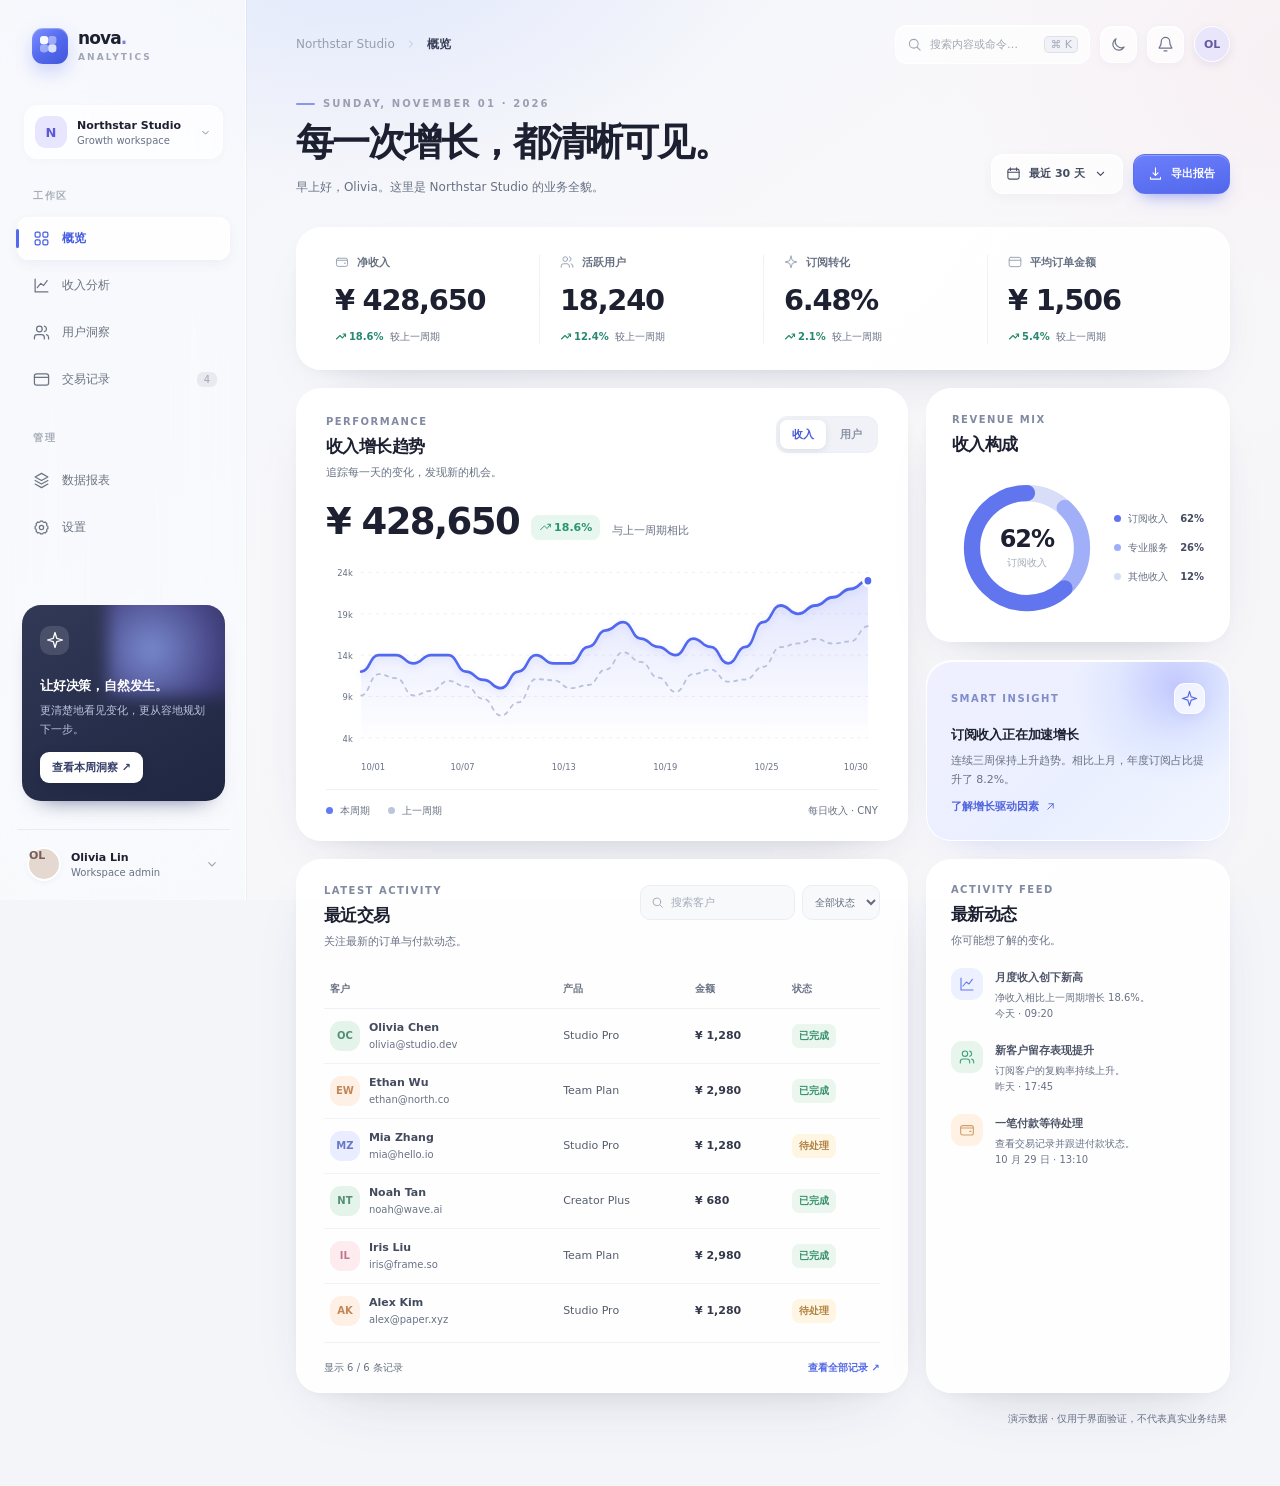
<file: examples/NOVA-dashboard-v5.html>
<!doctype html>
<html lang="zh-CN">
<head>
  <meta charset="UTF-8" />
  <meta name="viewport" content="width=device-width, initial-scale=1, viewport-fit=cover" />
  <meta name="color-scheme" content="light dark" />
  <title>NOVA — Overview</title>
  <style>
    :root{color-scheme:light;--bg:#f4f5f9;--ink:#1c2030;--muted:#687184;--hint:#8791a1;--line:rgba(53,66,94,.075);--surface:rgba(255,255,255,.91);--side:rgba(249,250,253,.77);--blue:#5268ee;--blue2:#7589fa;--soft:#edf0ff;--shadow:0 24px 64px -38px rgba(45,55,90,.28),0 5px 22px -11px rgba(51,64,100,.11),inset 0 1px 0 rgba(255,255,255,.95);--r:25px;--serif:ui-serif,Georgia,serif}
    *{box-sizing:border-box} html{scroll-behavior:smooth} body{margin:0;font-family:-apple-system,BlinkMacSystemFont,"SF Pro Display","SF Pro Text","PingFang SC","Hiragino Sans GB","Microsoft YaHei",system-ui,sans-serif;color:var(--ink);background:var(--bg);font-size:14px;-webkit-font-smoothing:antialiased}button,input{font:inherit}button{cursor:pointer}button:focus-visible,input:focus-visible{outline:3px solid rgba(82,104,238,.34);outline-offset:3px}button:disabled{opacity:.45;cursor:not-allowed}button, .card, a{ -webkit-tap-highlight-color:transparent}svg{width:18px;height:18px;flex:none;vertical-align:middle;stroke:currentColor;stroke-width:1.7;fill:none;stroke-linecap:round;stroke-linejoin:round}
    .environment{position:fixed;inset:0;pointer-events:none;z-index:-1;background:radial-gradient(ellipse 38% 31% at 28% -6%,rgba(189,206,255,.35),transparent 90%),radial-gradient(ellipse 37% 34% at 103% 7%,rgba(249,216,221,.26),transparent 87%),linear-gradient(145deg,#f3f5fa 0%,#f8f8fb 45%,#f5f5f8 100%)}
    .app{min-height:100vh;display:flex}.sidebar{width:246px;position:fixed;z-index:25;top:0;left:0;bottom:0;padding:28px 15px 18px 17px;background:var(--side);border-right:1px solid rgba(255,255,255,.9);box-shadow:1px 0 0 rgba(80,99,132,.055);backdrop-filter:blur(38px) saturate(150%);-webkit-backdrop-filter:blur(38px) saturate(150%);display:flex;flex-direction:column;gap:25px}
    .brand{display:flex;align-items:center;gap:10px;padding:0 15px 16px}.brand-mark{width:36px;height:36px;display:grid;place-items:center;border-radius:11px;background:linear-gradient(138deg,#7d90ff 0%,#5369ee 51%,#4257db 100%);box-shadow:0 8px 18px rgba(82,104,238,.25),inset 0 1px 1px rgba(255,255,255,.35);color:white;position:relative}.brand-mark::after{content:"";width:10px;height:10px;border-radius:4px;background:rgba(255,255,255,.95);box-shadow:10px 0 0 rgba(255,255,255,.42),0 10px 0 rgba(255,255,255,.42),10px 10px 0 rgba(255,255,255,.8);position:absolute;top:8px;left:8px;transform:scale(.82);transform-origin:top left}.brand-name{font-size:17px;line-height:1;font-weight:750;letter-spacing:-.9px}.brand-sub{font-size:9px;letter-spacing:2.1px;color:#a0a6b5;margin-top:5px;font-weight:700}
    .workspace-picker{display:flex;align-items:center;gap:10px;text-align:left;background:rgba(255,255,255,.65);border:1px solid rgba(255,255,255,.96);box-shadow:0 2px 8px rgba(62,72,117,.035);border-radius:14px;padding:10px;margin:0 7px;color:var(--ink);width:calc(100% - 14px)}.ws-avatar{width:32px;height:32px;border-radius:11px;background:#e8e5ff;color:#5c59d9;display:grid;place-items:center;font-size:13px;font-weight:780}.ws-copy{display:flex;flex-direction:column;gap:3px;min-width:0;flex:1}.ws-copy b{font-size:11px;white-space:nowrap}.ws-copy small{font-size:10px;color:var(--muted)}.workspace-picker svg{width:13px;height:13px;color:#7a8190}
    .nav-section{display:flex;flex-direction:column;gap:4px}.nav-label{color:#a7acb9;letter-spacing:1.5px;font-weight:740;font-size:10px;padding:0 16px;margin:5px 0 10px}.nav-item{width:100%;border:0;background:transparent;color:#6c7382;border-radius:12px;display:flex;align-items:center;gap:12px;min-height:43px;padding:0 13px 0 16px;text-align:left;position:relative;transition:background .2s,color .2s,transform .2s}.nav-item svg{width:17px;height:17px;stroke-width:1.75}.nav-item span{font-size:12px;font-weight:570}.nav-item:hover{background:rgba(255,255,255,.65);color:#333c51}.nav-item:active{transform:scale(.985)}.nav-item.active{color:#455ce2;background:rgba(255,255,255,.88);box-shadow:0 4px 12px rgba(67,81,140,.062),inset 0 0 0 1px rgba(255,255,255,1);font-weight:690}.nav-item.active::before{content:"";position:absolute;left:-1px;top:12px;height:19px;width:3px;border-radius:2px;background:var(--blue)}.nav-item.active span{font-weight:720}.nav-item em{margin-left:auto;color:#a1a7b5;font-style:normal;font-size:10px;background:#e9eaf0;padding:2px 7px;border-radius:6px}
    .sidebar-spacer{flex:1}.side-upgrade{margin:0 5px;border-radius:19px;overflow:hidden;padding:21px 18px 18px;position:relative;background:linear-gradient(153deg,#323956 0%,#1f2642 100%);box-shadow:0 13px 25px -18px #384471;color:#fff;isolation:isolate}.side-upgrade::before{content:"";position:absolute;z-index:-1;width:155px;height:155px;right:-38px;top:-64px;background:radial-gradient(circle at 28% 70%,rgba(150,172,255,.73),rgba(115,96,224,.36) 44%,transparent 70%);filter:blur(8px)}.side-upgrade .star{width:29px;height:29px;border-radius:10px;background:rgba(255,255,255,.13);display:grid;place-items:center;margin-bottom:22px;backdrop-filter:blur(8px)}.side-upgrade .star svg{color:#fff}.side-upgrade strong{display:block;font-size:13px;letter-spacing:-.2px}.side-upgrade p{font-size:11px;color:#bec4dd;line-height:1.75;margin:6px 0 13px}.side-upgrade button{background:#fff;border:0;padding:8px 12px;border-radius:9px;font-weight:680;font-size:11px;color:#353e69;box-shadow:0 3px 12px rgba(2,8,25,.12)}.profile{display:flex;align-items:center;gap:10px;padding:17px 10px 1px;border-top:1px solid rgba(89,100,127,.1);margin-top:3px}.avatar{width:34px;height:34px;display:grid;place-items:center;border-radius:50%;background:#e4d8d0;color:#775d56;font-size:12px;font-weight:780;border:2px solid #fff;box-shadow:0 2px 5px rgba(0,0,0,.04)}.profile span{display:block;font-weight:680;font-size:11px}.profile small{display:block;color:var(--muted);font-size:10px;margin-top:3px}.profile svg{margin-left:auto;width:16px;height:16px;color:#a1a8b7}
    .main{margin-left:246px;width:calc(100% - 246px);min-width:0}.main-inner{max-width:1530px;margin:auto;padding:0 clamp(26px,3.9vw,58px) 60px}.topbar{height:88px;display:flex;align-items:center;justify-content:space-between;gap:24px}.breadcrumbs{display:flex;align-items:center;gap:10px;color:#989eac;font-size:12px}.breadcrumbs b{font-weight:650;color:#394057}.breadcrumbs svg{width:12px;height:12px;color:#b8bdc8}.actions{display:flex;align-items:center;gap:10px}.icon-btn{border:1px solid rgba(255,255,255,.9);width:37px;height:37px;border-radius:12px;background:rgba(255,255,255,.65);color:#6d768a;box-shadow:0 3px 10px rgba(43,53,93,.035),inset 0 1px 0 #fff;display:grid;place-items:center;transition:.22s}.icon-btn:hover{background:#fff;color:var(--blue);transform:translateY(-1px)}.icon-btn svg{width:17px;height:17px}.search-trigger{width:195px;display:flex;align-items:center;justify-content:space-between;gap:8px;border-radius:12px;border:1px solid rgba(255,255,255,.93);background:rgba(255,255,255,.65);color:#a0a6b2;padding:10px 11px;box-shadow:inset 0 1px 0 #fff;transition:background .2s}.search-trigger:hover{background:#fff}.search-trigger span{display:flex;gap:8px;align-items:center;font-size:11px}.search-trigger svg{width:15px;height:15px}.keycap{font-size:10px;color:#a3aabb;background:rgba(241,242,247,.96);border:1px solid rgba(201,207,222,.5);border-radius:5px;padding:2px 5px;line-height:1}.mobile-menu-btn{display:none}.top-avatar{border:1px solid #fff;background:#e9e5fa;color:#6659a2;width:36px;height:36px;display:grid;place-items:center;font-weight:750;font-size:11px;border-radius:50%;box-shadow:0 3px 10px rgba(78,62,123,.1)}
    .heading-row{display:flex;justify-content:space-between;align-items:end;gap:20px;margin:10px 0 30px}.eyebrow{display:flex;gap:8px;align-items:center;font-size:10px;text-transform:uppercase;letter-spacing:2.15px;font-weight:720;color:#9a9fb0;margin-bottom:11px}.eyebrow .dash{height:2px;width:19px;background:#8997ed;border-radius:2px}.heading h1{font-size:clamp(28px,3vw,41px);font-weight:730;letter-spacing:-1.85px;line-height:1.16;margin:0 0 12px}.heading p{font-size:12px;color:#8991a0;margin:0;line-height:1.7}.heading-controls{display:flex;align-items:center;gap:10px;padding-bottom:3px}.glass-control{display:flex;gap:8px;align-items:center;border-radius:12px;border:1px solid rgba(255,255,255,.97);background:rgba(255,255,255,.74);box-shadow:0 4px 13px rgba(56,65,99,.045),inset 0 1px 0 #fff;color:#444c61;height:40px;padding:0 14px;font-size:11px;font-weight:660;white-space:nowrap;transition:.2s}.glass-control svg{width:15px;height:15px}.glass-control:hover{background:#fff;transform:translateY(-1px)}.primary-control{background:linear-gradient(170deg,#6c7ffc 0%,#5167eb 100%);color:#fff;box-shadow:0 9px 18px -9px rgba(82,104,238,.7),inset 0 1px 0 rgba(255,255,255,.28);border:1px solid rgba(91,112,237,.65)}.primary-control:hover{background:linear-gradient(170deg,#7889ff 0%,#5268ef 100%);box-shadow:0 12px 20px -10px rgba(82,104,238,.75)}
    .dropdown-wrap{position:relative}.dropdown{position:absolute;top:49px;right:0;z-index:20;min-width:156px;border:1px solid rgba(255,255,255,.9);border-radius:15px;padding:6px;background:rgba(255,255,255,.94);backdrop-filter:blur(20px);box-shadow:0 16px 40px rgba(49,56,95,.17);display:none}.dropdown.open{display:block;animation:pop .16s cubic-bezier(.2,.8,.2,1)}.dropdown button{width:100%;text-align:left;border:0;border-radius:10px;background:transparent;padding:11px 12px;color:#485064;font-size:12px}.dropdown button:hover,.dropdown button[aria-selected="true"]{background:#edf0ff;color:#5268ee}
    .surface{position:relative;background:var(--surface);border:1px solid rgba(255,255,255,.98);border-radius:var(--r);box-shadow:var(--shadow);overflow:hidden}.surface::before{content:"";position:absolute;inset:0;border-radius:inherit;pointer-events:none;box-shadow:inset 0 1px 0 rgba(255,255,255,.9)}.kpi-board{display:grid;grid-template-columns:repeat(4,minmax(0,1fr));padding:27px 18px 25px;margin-bottom:18px;background:linear-gradient(122deg,rgba(255,255,255,.97),rgba(255,255,255,.85));}.kpi{padding:0 20px;min-width:0;position:relative}.kpi+.kpi{border-left:1px solid var(--line)}.kpi-label{display:flex;align-items:center;gap:8px;color:#9299a7;font-weight:610;font-size:11px;white-space:nowrap}.kpi-label svg{height:14px;width:14px;color:#9aa4b6}.kpi-number{font-size:clamp(23px,2.25vw,31px);font-weight:730;letter-spacing:-1.2px;font-variant-numeric:tabular-nums;line-height:1.25;margin:13px 0 11px;white-space:nowrap}.kpi-foot{display:flex;align-items:center;gap:6px;color:#a1a7b2;font-size:10px;white-space:nowrap}.trend-badge{display:flex;align-items:center;gap:2px;color:#26896f;font-weight:740}.trend-badge svg{width:12px;height:12px;stroke-width:2.3}
    .dashboard-grid{display:grid;grid-template-columns:minmax(0,1.73fr) minmax(280px,.86fr);gap:18px;align-items:stretch}.chart-card{padding:27px 29px 22px;min-width:0;min-height:439px;display:flex;flex-direction:column}.card-top{display:flex;align-items:start;justify-content:space-between;gap:15px}.section-kicker{color:#a2a9b7;font-size:10px;font-weight:735;letter-spacing:1.5px;text-transform:uppercase}.card-title{font-size:17px;font-weight:720;letter-spacing:-.55px;margin:8px 0 0}.card-desc{font-size:11px;color:#9ca3af;margin:7px 0 0}.segmented{display:flex;align-items:center;background:#f1f2f7;border:1px solid #edf0f6;border-radius:11px;padding:3px;gap:2px;flex:none}.segmented button{border:0;background:transparent;color:#8a93a4;border-radius:8px;padding:7px 12px;font-size:11px;font-weight:700;transition:background .2s,box-shadow .2s,color .2s}.segmented button[aria-pressed="true"]{color:#455bda;background:white;box-shadow:0 2px 6px rgba(49,58,102,.1),inset 0 1px 0 white}.chart-summary{display:flex;align-items:baseline;gap:12px;flex-wrap:wrap;margin-top:22px}.chart-value{font-size:37px;font-weight:760;letter-spacing:-1.55px;font-variant-numeric:tabular-nums;line-height:1.1}.chart-growth{display:flex;align-items:center;color:#279474;background:#e7f7ef;padding:6px 8px;border-radius:8px;font-size:11px;font-weight:720;gap:2px}.chart-growth svg{width:13px;height:13px}.chart-reference{font-size:11px;color:#a0a7b4}
    .chart-stage{height:222px;position:relative;margin:20px 0 4px;touch-action:pan-y}.chart-svg{width:100%;height:100%;overflow:visible;display:block}.chart-svg text{font-family:inherit;fill:#a6adba;font-size:10px;stroke:none;stroke-width:0}.chart-svg .grid-line{stroke:#eceef5;stroke-width:1;stroke-dasharray:3 6}.chart-svg .compare{stroke:#b9c2dd;stroke-width:2;stroke-dasharray:4 6;fill:none;stroke-linecap:round;stroke-linejoin:round}.chart-svg .main-line{stroke:#5268ee;stroke-width:3;fill:none;stroke-linecap:round;stroke-linejoin:round;filter:drop-shadow(0 3px 4px rgba(91,105,241,.18))}.chart-cursor{position:absolute;top:15px;bottom:24px;width:1px;border-left:1px dashed rgba(90,106,183,.43);pointer-events:none;display:none}.chart-dot{position:absolute;width:11px;height:11px;border:3px solid white;border-radius:50%;background:#5268ee;box-shadow:0 0 0 2px #5268ee;display:none;pointer-events:none;transform:translate(-50%,-50%)}.tooltip{position:absolute;z-index:6;pointer-events:none;display:none;background:rgba(38,46,73,.94);backdrop-filter:blur(12px);color:white;border-radius:12px;padding:10px 13px;box-shadow:0 12px 25px rgba(45,52,84,.21);font-size:11px;min-width:120px}.tooltip small{color:#b9c4f3;display:block;font-size:10px;margin-bottom:4px}.tooltip b{font-size:13px;font-weight:750}.chart-footer{border-top:1px solid #f0f1f6;padding-top:14px;display:flex;justify-content:space-between;align-items:center;gap:10px}.legend{display:flex;gap:18px;align-items:center;color:#848d9e;font-size:10px}.legend span{display:flex;gap:7px;align-items:center}.dot{width:7px;height:7px;border-radius:50%;background:#6479f4}.dot.muted{background:#bcc5d9}.chart-currency{font-size:10px;color:#a1a8b3}
    .right-stack{display:grid;grid-template-rows:254px minmax(165px,1fr);gap:18px;min-width:0}.sources-card{padding:25px 25px 16px}.source-main{display:flex;align-items:center;justify-content:space-between;gap:12px;margin-top:17px}.donut-wrap{position:relative;width:150px;height:150px;flex:none}.donut-wrap svg{display:block;width:100%;height:100%;transform:rotate(-90deg);stroke:none}.donut-core{position:absolute;inset:0;display:flex;align-items:center;justify-content:center;flex-direction:column;gap:3px}.donut-core b{font-size:24px;letter-spacing:-1px;font-weight:740}.donut-core small{font-size:10px;color:#a4aab7}.source-legend{flex:1;min-width:0;display:flex;flex-direction:column;gap:15px}.source-row{display:flex;align-items:center;gap:7px;font-size:10px;color:#8e96a5;white-space:nowrap}.source-row strong{color:#454c61;margin-left:auto;font-weight:720}.source-dot{width:7px;height:7px;border-radius:50%;flex:none}.source-dot.a{background:#5f74ee}.source-dot.b{background:#9eaefb}.source-dot.c{background:#d7def8}
    .insight-card{padding:22px 24px;isolation:isolate;background:linear-gradient(140deg,#f0f0ff 0%,#eaefff 58%,#f2f6ff 100%);border:1px solid rgba(255,255,255,.98);box-shadow:0 17px 39px -30px rgba(88,105,230,.45),inset 0 1px 0 rgba(255,255,255,.95)}.insight-card::after{content:"";position:absolute;right:-48px;top:-79px;width:205px;height:205px;border-radius:50%;background:radial-gradient(circle,rgba(163,170,253,.55),rgba(155,183,255,.15) 40%,transparent 69%);z-index:-1}.insight-head{display:flex;align-items:center;justify-content:space-between}.insight-icon{width:31px;height:31px;display:grid;place-items:center;color:#596ee2;border-radius:11px;background:rgba(255,255,255,.72);border:1px solid rgba(255,255,255,.9);box-shadow:0 3px 8px rgba(107,117,196,.09)}.insight-icon svg{width:17px;height:17px}.insight-card strong{font-size:13px;letter-spacing:-.2px;display:block;margin:12px 0 8px}.insight-card p{font-size:11px;color:#7f87a8;line-height:1.7;margin:0 0 10px;max-width:260px}.insight-card button{padding:0;border:0;background:transparent;color:#5165dd;font-size:11px;font-weight:720;display:flex;align-items:center;gap:5px}.insight-card button svg{width:13px;height:13px}
    .bottom-grid{display:grid;grid-template-columns:minmax(0,1.73fr) minmax(280px,.86fr);gap:18px;margin-top:18px}.transactions{padding:25px 27px 14px;min-width:0}.table-head{display:flex;gap:12px;align-items:flex-start;justify-content:space-between;margin-bottom:20px}.table-tools{display:flex;gap:7px}.mini-input{display:flex;align-items:center;gap:5px;border:1px solid #eaedf4;background:#f8f9fb;border-radius:10px;height:35px;padding:0 10px;color:#9da6b5}.mini-input svg{height:13px;width:13px}.mini-input input{border:0;outline:none;min-width:0;width:115px;background:transparent;color:#414960;font-size:11px}.mini-input input::placeholder{color:#a5adbb}.mini-select{height:35px;border:1px solid #eaedf4;background:#f8f9fb;padding:0 8px;border-radius:10px;font-size:10px;color:#626c81}.data-table{width:100%;border-collapse:collapse;text-align:left;font-size:11px}.data-table th{font-size:10px;font-weight:610;color:#a5adba;padding:13px 6px 12px;border-bottom:1px solid #eef0f5}.data-table td{padding:12px 6px;border-bottom:1px solid #f2f3f6;color:#555d6c}.data-table tr:last-child td{border-bottom:none}.customer{display:flex;gap:9px;align-items:center}.customer-pic{width:30px;height:30px;display:grid;place-items:center;border-radius:11px;background:#e9edff;color:#6679c5;font-size:10px;font-weight:770}.customer-pic.sand{background:#fff0e5;color:#c18759}.customer-pic.mint{background:#e5f4eb;color:#538f72}.customer-pic.pink{background:#fdebf0;color:#bc7793}.customer b{display:block;font-size:11px;color:#454b5e;font-weight:710;margin-bottom:4px}.customer small{font-size:10px;color:#a0a7b5}.amount{font-weight:750;color:#33394b!important;font-variant-numeric:tabular-nums}.status{display:inline-flex;border-radius:7px;padding:5px 7px;font-size:10px;font-weight:660;white-space:nowrap}.status.paid{color:#379170;background:#eaf6ee}.status.pending{color:#b18343;background:#fff5e3}.table-bottom{border-top:1px solid #f1f2f7;padding-top:15px;display:flex;align-items:center;justify-content:space-between;font-size:10px;color:#a2aab8;margin-top:4px}.table-bottom button{border:0;background:transparent;color:#5368e5;font-size:10px;font-weight:720;padding:3px 0}
    .pulse-card{padding:24px;min-height:260px}.pulse-list{margin-top:20px;display:flex;flex-direction:column;gap:19px}.pulse-item{display:flex;gap:12px;align-items:flex-start}.pulse-symbol{display:grid;place-items:center;width:32px;height:32px;border-radius:11px;flex:none}.pulse-symbol.blue{background:#edf0ff;color:#6679ee}.pulse-symbol.green{background:#e8f5ed;color:#42a37d}.pulse-symbol.orange{background:#fff2e4;color:#d1a066}.pulse-symbol svg{width:16px;height:16px}.pulse-item b{font-size:11px;font-weight:720;color:#4d5467}.pulse-item p{color:#9da4b1;font-size:10px;line-height:1.6;margin:5px 0 0}.muted-foot{text-align:right;color:#b1b7c1;font-size:10px;margin:19px 3px 0}
    .mobile-scrim{display:none}.toast{position:fixed;z-index:90;bottom:25px;left:50%;transform:translate(-50%,16px);opacity:0;pointer-events:none;display:flex;align-items:center;gap:10px;border-radius:14px;background:#252c42;color:white;box-shadow:0 16px 35px rgba(23,31,59,.24);padding:13px 17px;font-size:12px;transition:opacity .22s,transform .22s;max-width:calc(100vw - 30px);white-space:nowrap}.toast.show{opacity:1;transform:translate(-50%,0)}.toast svg{color:#aac4ff;width:16px;height:16px}.modal-backdrop{position:fixed;z-index:100;inset:0;background:rgba(31,38,63,.34);backdrop-filter:blur(10px);display:none;align-items:flex-start;justify-content:center;padding:16vh 16px 16px}.modal-backdrop.open{display:flex}.command-modal{background:rgba(255,255,255,.95);width:min(560px,100%);border-radius:22px;box-shadow:0 32px 75px rgba(39,45,77,.24);border:1px solid rgba(255,255,255,.95);overflow:hidden}.command-search{height:65px;display:flex;align-items:center;gap:14px;padding:0 22px;border-bottom:1px solid #ecedf3}.command-search svg{color:#a3aabb}.command-search input{flex:1;border:0;outline:0;background:none;font-size:15px;color:#303951}.command-hint{font-size:10px;color:#a4abba;background:#f2f3f7;border-radius:6px;padding:5px 7px}.command-results{padding:12px}.command-caption{font-size:10px;letter-spacing:1.3px;font-weight:740;color:#b2b7c3;padding:8px 13px}.command-choice{display:flex;align-items:center;gap:13px;border:0;background:transparent;width:100%;text-align:left;color:#4f576c;border-radius:12px;padding:12px;font-size:13px}.command-choice:hover,.command-choice:focus-visible{background:#eef0ff;color:#5066e7;outline:0}.command-choice svg{color:#7f8bea}.command-choice small{margin-left:auto;color:#a5adbc}.command-empty{padding:20px;color:#939baa;font-size:12px}.command-footer{display:flex;align-items:center;gap:10px;padding:11px 20px;border-top:1px solid #eff0f4;color:#afb6c2;font-size:10px}.command-footer b{background:#eff0f5;padding:3px 6px;border-radius:5px;color:#7f889c}
    @keyframes pop{from{opacity:0;transform:translateY(-5px) scale(.98)}to{opacity:1;transform:translateY(0) scale(1)}}@media(prefers-reduced-motion:reduce){*,*::before,*::after{animation-duration:.01ms!important;transition-duration:.01ms!important;scroll-behavior:auto!important}}
    @media(max-width:1180px){.sidebar{width:216px}.main{margin-left:216px;width:calc(100% - 216px)}.main-inner{padding-inline:27px}.kpi{padding:0 12px}.chart-card{padding:24px 22px 19px}.sources-card{padding:23px 19px}.donut-wrap{width:122px;height:122px}.source-legend{gap:10px}.right-stack{grid-template-rows:250px minmax(165px,1fr)}.bottom-grid,.dashboard-grid{grid-template-columns:minmax(0,1.6fr) minmax(245px,.87fr)}}
    @media(max-width:980px){.sidebar{transform:translateX(-102%);transition:transform .28s cubic-bezier(.2,.8,.2,1);width:258px;box-shadow:10px 0 40px rgba(28,33,57,.13)}.sidebar.open{transform:translateX(0)}.mobile-scrim.open{display:block;position:fixed;inset:0;background:rgba(29,33,52,.25);backdrop-filter:blur(3px);z-index:24}.main{margin-left:0;width:100%}.mobile-menu-btn{display:grid}.topbar{height:77px}.main-inner{padding-inline:31px}.dashboard-grid{grid-template-columns:minmax(0,1.6fr) minmax(255px,.9fr)}.bottom-grid{grid-template-columns:1fr}.kpi-board{padding:24px 14px}.kpi-number{font-size:26px}.source-main{flex-direction:column;align-items:center}.source-legend{flex-direction:row;flex-wrap:wrap;justify-content:center;gap:8px 14px}.donut-wrap{width:119px;height:119px}.right-stack{grid-template-rows:280px 1fr}}
    @media(max-width:700px){.main-inner{padding:0 20px 45px}.topbar{height:72px}.breadcrumbs{display:none}.search-trigger{width:37px;height:37px;justify-content:center;padding:0}.search-trigger .keycap,.search-trigger span .search-label{display:none}.heading-row{flex-direction:column;align-items:flex-start;margin:16px 0 22px;gap:18px}.heading h1{font-size:30px;letter-spacing:-1.35px}.heading-controls{width:100%;justify-content:space-between}.glass-control{height:38px}.kpi-board{grid-template-columns:repeat(2,minmax(0,1fr));padding:19px 8px;margin-bottom:14px;border-radius:21px}.kpi{padding:10px 14px}.kpi:nth-child(3){border-left:none}.kpi:nth-child(n+3){border-top:1px solid var(--line);padding-top:18px;margin-top:8px}.kpi-number{font-size:clamp(21px,5.5vw,27px);margin:11px 0}.kpi-label{font-size:10px}.kpi-foot{font-size:9px}.dashboard-grid{grid-template-columns:1fr;gap:14px}.chart-card{min-height:410px;padding:23px 20px 18px}.chart-value{font-size:34px}.chart-stage{height:210px;margin-top:18px}.right-stack{display:grid;grid-template-columns:1fr 1fr;grid-template-rows:auto;gap:14px}.sources-card{padding:21px 17px}.source-main{margin-top:15px}.donut-wrap{width:112px;height:112px}.source-legend{gap:8px}.source-row{font-size:9px}.insight-card{padding:21px 17px}.insight-card strong{font-size:12px}.insight-card p{font-size:10px}.bottom-grid{gap:14px;margin-top:14px}.transactions{padding:22px 18px}.pulse-card{padding:21px 19px}.muted-foot{text-align:center}}
    @media(max-width:520px){.main-inner{padding-inline:15px}.topbar{height:66px}.actions{gap:7px}.heading-row{margin-top:11px}.heading h1{font-size:28px}.heading p{font-size:11px}.glass-control{font-size:11px;padding:0 11px}.kpi-board{margin-top:2px}.card-title{font-size:16px}.section-kicker{font-size:9px}.chart-card{min-height:405px;padding:21px 17px 16px}.chart-value{font-size:30px}.chart-growth{font-size:10px}.chart-stage{height:200px}.chart-svg text{font-size:9px}.right-stack{grid-template-columns:1fr;grid-template-rows:auto}.sources-card{padding:22px}.source-main{flex-direction:row;align-items:center;justify-content:space-evenly;margin-top:16px}.donut-wrap{width:130px;height:130px}.source-legend{flex-direction:column;gap:15px}.source-row{font-size:10px}.insight-card{padding:23px}.table-head{flex-direction:column}.table-tools{width:100%}.mini-input{flex:1}.mini-input input{width:100%}.data-table thead{display:none}.data-table,.data-table tbody,.data-table tr,.data-table td{display:block}.data-table tr{display:grid;grid-template-columns:1fr auto;gap:6px 8px;align-items:center;border-bottom:1px solid #eef0f5;padding:11px 0}.data-table tr:last-child{border-bottom:0}.data-table td{padding:0;border:0}.data-table td:nth-child(2){font-size:10px;grid-column:1;grid-row:2;padding-left:40px}.data-table td:nth-child(3){grid-column:2;grid-row:1;text-align:right}.data-table td:nth-child(4){grid-column:2;grid-row:2;text-align:right}.customer-pic{width:31px;height:31px}.status{padding:4px 7px}.pulse-card{min-height:0}.modal-backdrop{padding-top:12vh}}
    @media(min-width:701px) and (max-width:900px){.dashboard-grid{grid-template-columns:minmax(0,1fr)}.right-stack{grid-template-columns:1fr 1fr;grid-template-rows:auto}.sources-card{min-height:240px}.source-main{flex-direction:row;align-items:center}.source-legend{flex-direction:column;gap:12px}.donut-wrap{width:135px;height:135px}}
    :root[data-theme="dark"] .glass-control:not(.primary-control){background:rgba(49,56,77,.88);color:#e2e6f3;border-color:rgba(255,255,255,.1)}:root[data-theme="dark"] .chart-svg text{fill:#a2acc3}:root[data-theme="dark"] .search-trigger,:root[data-theme="dark"] .icon-btn{background:rgba(49,56,77,.85)!important;color:#d5daec!important}:root[data-theme="dark"] .source-row{color:#aeb7ce}:root[data-theme="dark"] .status.paid{background:rgba(61,150,114,.16);color:#8de0b7}:root[data-theme="dark"] .status.pending{background:rgba(216,170,91,.16);color:#f0c98b}
    @media(max-width:520px){.kpi-label{font-size:11px}.kpi-foot{font-size:10px}.chart-svg text{font-size:10px}.card-desc{font-size:12px}.source-row{font-size:11px}.source-row strong{font-size:11px}.customer b{font-size:12px}.customer small{font-size:11px}.data-table td:nth-child(2){font-size:11px}.pulse-item b{font-size:12px}.pulse-item p{font-size:11px}.table-bottom{font-size:11px}}
    /* Optical review: retain hierarchy without relying on unreadably low-contrast tiny labels. */
    .heading p,.card-desc,.pulse-item p,.insight-card p{color:#687184}.kpi-label{color:#687184}.kpi-foot,.source-row,.chart-currency,.table-bottom{color:#687184}.customer small,.data-table th{color:#687184}.chart-svg text{fill:#687184}.section-kicker{color:#818aa1}.muted-foot{color:#687184}.legend,.chart-reference{color:#687184}
    .hidden{display:none!important}
    :root[data-theme="dark"]{color-scheme:dark;--bg:#181b26;--ink:#f0f2fa;--muted:#a2aaba;--hint:#949cac;--line:rgba(255,255,255,.12);--surface:rgba(37,42,57,.92);--side:rgba(28,32,47,.88);--shadow:0 22px 60px -38px rgba(0,0,0,.68),inset 0 1px 0 rgba(255,255,255,.07)}:root[data-theme="dark"] .environment{background:radial-gradient(ellipse 45% 30% at 23% -7%,rgba(79,84,157,.19),transparent 90%),linear-gradient(135deg,#1b1d29,#171a26)}:root[data-theme="dark"] .surface,:root[data-theme="dark"] .sidebar,:root[data-theme="dark"] .glass-control,:root[data-theme="dark"] .icon-btn{border-color:rgba(255,255,255,.08)}:root[data-theme="dark"] .kpi-board{background:var(--surface)}:root[data-theme="dark"] .nav-item.active,:root[data-theme="dark"] .workspace-picker,:root[data-theme="dark"] .glass-control,:root[data-theme="dark"] .icon-btn,:root[data-theme="dark"] .search-trigger{background:rgba(255,255,255,.07);color:#d1d7ed;border-color:rgba(255,255,255,.1)}:root[data-theme="dark"] .nav-item{color:#a4acc3}:root[data-theme="dark"] .nav-item.active{color:#aebaff}:root[data-theme="dark"] .brand-name,:root[data-theme="dark"] .breadcrumbs b{color:#f3f3f7}:root[data-theme="dark"] .kpi-label,:root[data-theme="dark"] .section-kicker,:root[data-theme="dark"] .card-desc,:root[data-theme="dark"] .chart-reference{color:#afb5c5}:root[data-theme="dark"] .segmented,:root[data-theme="dark"] .mini-input,:root[data-theme="dark"] .mini-select{background:#34384c;border-color:#42495c;color:#ced4e3}:root[data-theme="dark"] .segmented button[aria-pressed="true"]{background:#515b79;color:#e6eaff}:root[data-theme="dark"] .data-table td,:root[data-theme="dark"] .customer b,:root[data-theme="dark"] .amount,:root[data-theme="dark"] .pulse-item b,:root[data-theme="dark"] .source-row strong{color:#dde3f1!important}:root[data-theme="dark"] .data-table td,:root[data-theme="dark"] .data-table th,:root[data-theme="dark"] .table-bottom,:root[data-theme="dark"] .chart-footer{border-color:#3b4051}:root[data-theme="dark"] .chart-svg .grid-line{stroke:#404557}:root[data-theme="dark"] .insight-card{background:linear-gradient(145deg,#363a68,#343e68);color:#f0f2fb;border-color:#494f7b}:root[data-theme="dark"] .insight-card strong{color:#f2f3ff}:root[data-theme="dark"] .insight-card p{color:#b8c1e0}:root[data-theme="dark"] .command-modal,:root[data-theme="dark"] .dropdown{background:#2b3042;border-color:#41485d}:root[data-theme="dark"] .command-search input,:root[data-theme="dark"] .dropdown button{color:#e4e8f3}:root[data-theme="dark"] .command-search,:root[data-theme="dark"] .command-footer{border-color:#41495c}:root[data-theme="dark"] .command-choice{color:#e0e4f2}:root[data-theme="dark"] .command-choice:hover{background:#414865}:root[data-theme="dark"] .primary-control{color:#fff;background:linear-gradient(170deg,#7488ff,#536ae8)}
    :root[data-theme="dark"] .heading p,:root[data-theme="dark"] .card-desc,:root[data-theme="dark"] .pulse-item p{color:#abb5c6}:root[data-theme="dark"] .kpi-label,:root[data-theme="dark"] .kpi-foot,:root[data-theme="dark"] .chart-currency,:root[data-theme="dark"] .source-row{color:#b2bdd1}:root[data-theme="dark"] .customer small,:root[data-theme="dark"] .data-table th{color:#a9b4c7}
  </style>
</head>
<body>
<svg style="position:absolute;width:0;height:0;overflow:hidden" aria-hidden="true"><defs>
 <symbol id="ico-grid" viewBox="0 0 24 24"><rect x="3" y="3" width="7" height="7" rx="2"/><rect x="14" y="3" width="7" height="7" rx="2"/><rect x="3" y="14" width="7" height="7" rx="2"/><rect x="14" y="14" width="7" height="7" rx="2"/></symbol>
 <symbol id="ico-chart" viewBox="0 0 24 24"><path d="M3 3v18h18"/><path d="m6 15 5-6 4 3 5-7"/></symbol>
 <symbol id="ico-users" viewBox="0 0 24 24"><path d="M16 21v-2a4 4 0 0 0-4-4H6a4 4 0 0 0-4 4v2"/><circle cx="9" cy="7" r="4"/><path d="M22 21v-2a4 4 0 0 0-3-3.87M16 3.13a4 4 0 0 1 0 7.75"/></symbol>
 <symbol id="ico-wallet" viewBox="0 0 24 24"><rect x="2.5" y="5.5" width="19" height="14" rx="3"/><path d="M2.5 9h19"/><path d="M16 14h2"/></symbol>
 <symbol id="ico-layers" viewBox="0 0 24 24"><path d="m12 2 9 5-9 5-9-5 9-5zM3 12l9 5 9-5M3 17l9 5 9-5"/></symbol>
 <symbol id="ico-settings" viewBox="0 0 24 24"><circle cx="12" cy="12" r="3"/><path d="M19.4 15a2 2 0 0 0 .4 2.2l-2.6 2.6a2 2 0 0 0-2.2-.4 2 2 0 0 0-1.4 1.6h-3.2A2 2 0 0 0 9 19.4a2 2 0 0 0-2.2.4l-2.6-2.6A2 2 0 0 0 4.6 15 2 2 0 0 0 3 13.6v-3.2A2 2 0 0 0 4.6 9a2 2 0 0 0-.4-2.2l2.6-2.6A2 2 0 0 0 9 4.6 2 2 0 0 0 10.4 3h3.2A2 2 0 0 0 15 4.6a2 2 0 0 0 2.2-.4l2.6 2.6A2 2 0 0 0 19.4 9a2 2 0 0 0 1.6 1.4v3.2A2 2 0 0 0 19.4 15z"/></symbol>
 <symbol id="ico-search" viewBox="0 0 24 24"><circle cx="10.8" cy="10.8" r="7"/><path d="m16 16 5 5"/></symbol>
 <symbol id="ico-bell" viewBox="0 0 24 24"><path d="M18 8a6 6 0 0 0-12 0c0 7-3 7-3 9h18c0-2-3-2-3-9M10 21h4"/></symbol>
 <symbol id="ico-chevron" viewBox="0 0 24 24"><path d="m7 10 5 5 5-5"/></symbol>
 <symbol id="ico-right" viewBox="0 0 24 24"><path d="m9 18 6-6-6-6"/></symbol>
 <symbol id="ico-download" viewBox="0 0 24 24"><path d="M12 3v12m-4-4 4 4 4-4M4 18v3h16v-3"/></symbol>
 <symbol id="ico-calendar" viewBox="0 0 24 24"><rect x="3" y="5" width="18" height="16" rx="3"/><path d="M7 3v4m10-4v4M3 10h18"/></symbol>
 <symbol id="ico-trend" viewBox="0 0 24 24"><path d="m3 16 7-7 5 5 6-8M16 6h5v5"/></symbol>
 <symbol id="ico-arrow" viewBox="0 0 24 24"><path d="M7 17 17 7M9 7h8v8"/></symbol>
 <symbol id="ico-spark" viewBox="0 0 24 24"><path d="m12 2 2.3 7.7L22 12l-7.7 2.3L12 22l-2.3-7.7L2 12l7.7-2.3L12 2z"/></symbol>
 <symbol id="ico-menu" viewBox="0 0 24 24"><path d="M4 7h16M4 12h16M4 17h16"/></symbol>
 <symbol id="ico-close" viewBox="0 0 24 24"><path d="M5 5l14 14M19 5 5 19"/></symbol>
 <symbol id="ico-moon" viewBox="0 0 24 24"><path d="M20 15.5A8.5 8.5 0 0 1 8.5 4a8.5 8.5 0 1 0 11.5 11.5z"/></symbol>
 <symbol id="ico-sun" viewBox="0 0 24 24"><circle cx="12" cy="12" r="4"/><path d="M12 2v2m0 16v2M4 4l1.5 1.5M18.5 18.5 20 20M2 12h2m16 0h2M4 20l1.5-1.5M18.5 5.5 20 4"/></symbol>
 <symbol id="ico-check" viewBox="0 0 24 24"><path d="m4 12 5 5L20 6"/></symbol>
 <symbol id="ico-credit" viewBox="0 0 24 24"><rect x="2" y="4" width="20" height="16" rx="3"/><path d="M2 9h20"/></symbol>
 </defs></svg>
<div class="environment"></div><div class="app" id="app">
 <div class="mobile-scrim" id="mobileScrim"></div>
 <aside class="sidebar" id="sidebar" aria-label="主导航">
  <div class="brand"><span class="brand-mark" aria-hidden="true"></span><div><div class="brand-name">nova<span style="color:#7481de">.</span></div><div class="brand-sub">ANALYTICS</div></div></div>
  <button class="workspace-picker" id="workspaceBtn"><span class="ws-avatar">N</span><span class="ws-copy"><b>Northstar Studio</b><small>Growth workspace</small></span><svg><use href="#ico-chevron"/></svg></button>
  <nav class="nav-section" aria-label="工作区"><span class="nav-label">工作区</span>
   <button class="nav-item active" data-nav="概览"><svg><use href="#ico-grid"/></svg><span>概览</span></button>
   <button class="nav-item" data-nav="收入分析"><svg><use href="#ico-chart"/></svg><span>收入分析</span></button>
   <button class="nav-item" data-nav="用户洞察"><svg><use href="#ico-users"/></svg><span>用户洞察</span></button>
   <button class="nav-item" data-nav="交易记录"><svg><use href="#ico-credit"/></svg><span>交易记录</span><em>4</em></button>
  </nav>
  <nav class="nav-section" aria-label="工具"><span class="nav-label">管理</span>
   <button class="nav-item" data-nav="数据报表"><svg><use href="#ico-layers"/></svg><span>数据报表</span></button>
   <button class="nav-item" data-nav="设置"><svg><use href="#ico-settings"/></svg><span>设置</span></button>
  </nav>
  <div class="sidebar-spacer"></div>
  <section class="side-upgrade"><span class="star"><svg><use href="#ico-spark"/></svg></span><strong>让好决策，自然发生。</strong><p>更清楚地看见变化，更从容地规划下一步。</p><button id="insightSide">查看本周洞察 ↗</button></section>
  <div class="profile"><span class="avatar">OL</span><div><span>Olivia Lin</span><small>Workspace admin</small></div><svg><use href="#ico-chevron"/></svg></div>
 </aside>
 <div class="main"><div class="main-inner">
  <header class="topbar"><div class="breadcrumbs"><span>Northstar Studio</span><svg><use href="#ico-right"/></svg><b>概览</b></div>
   <div class="actions"><button id="menuBtn" class="icon-btn mobile-menu-btn" aria-label="打开导航" aria-expanded="false"><svg><use href="#ico-menu"/></svg></button><button class="search-trigger" id="searchTrigger" aria-label="搜索与快捷命令"><span><svg><use href="#ico-search"/></svg><span class="search-label">搜索内容或命令…</span></span><span class="keycap">⌘ K</span></button><button class="icon-btn" id="themeBtn" aria-label="切换深色模式" title="切换主题"><svg><use href="#ico-moon"/></svg></button><button class="icon-btn" id="noticeBtn" aria-label="消息通知"><svg><use href="#ico-bell"/></svg></button><button class="top-avatar" id="profileBtn" aria-label="Olivia Lin 账户">OL</button></div>
  </header>
  <section class="heading-row"><div class="heading"><div class="eyebrow"><span class="dash"></span> SUNDAY, NOVEMBER 01 · 2026</div><h1>每一次增长，都清晰可见。</h1><p>早上好，Olivia。这里是 Northstar Studio 的业务全貌。</p></div><div class="heading-controls"><div class="dropdown-wrap"><button class="glass-control" id="rangeBtn" aria-haspopup="listbox" aria-expanded="false"><svg><use href="#ico-calendar"/></svg><span id="rangeLabel">最近 30 天</span><svg><use href="#ico-chevron"/></svg></button><div class="dropdown" id="rangeMenu" role="listbox" aria-label="日期范围"><button role="option" data-days="7">最近 7 天</button><button role="option" data-days="30" aria-selected="true">最近 30 天</button><button role="option" data-days="90">最近 90 天</button></div></div><button class="glass-control primary-control" id="exportBtn"><svg><use href="#ico-download"/></svg>导出报告</button></div></section>
  <section class="kpi-board surface" aria-label="核心业务指标">
   <article class="kpi"><div class="kpi-label"><svg><use href="#ico-wallet"/></svg>净收入</div><div class="kpi-number" data-kpi="revenue">¥ 428,650</div><div class="kpi-foot"><span class="trend-badge"><svg><use href="#ico-trend"/></svg>18.6%</span><span>较上一周期</span></div></article>
   <article class="kpi"><div class="kpi-label"><svg><use href="#ico-users"/></svg>活跃用户</div><div class="kpi-number" data-kpi="users">18,240</div><div class="kpi-foot"><span class="trend-badge"><svg><use href="#ico-trend"/></svg>12.4%</span><span>较上一周期</span></div></article>
   <article class="kpi"><div class="kpi-label"><svg><use href="#ico-spark"/></svg>订阅转化</div><div class="kpi-number" data-kpi="conversion">6.48%</div><div class="kpi-foot"><span class="trend-badge"><svg><use href="#ico-trend"/></svg>2.1%</span><span>较上一周期</span></div></article>
   <article class="kpi"><div class="kpi-label"><svg><use href="#ico-credit"/></svg>平均订单金额</div><div class="kpi-number" data-kpi="average">¥ 1,506</div><div class="kpi-foot"><span class="trend-badge"><svg><use href="#ico-trend"/></svg>5.4%</span><span>较上一周期</span></div></article>
  </section>
  <div class="dashboard-grid">
   <section class="chart-card surface" aria-label="收入与用户趋势"><div class="card-top"><div><div class="section-kicker">PERFORMANCE</div><h2 class="card-title" id="chartTitle">收入增长趋势</h2><p class="card-desc">追踪每一天的变化，发现新的机会。</p></div><div class="segmented" aria-label="图表指标"><button id="metricRevenue" aria-pressed="true">收入</button><button id="metricUsers" aria-pressed="false">用户</button></div></div>
    <div class="chart-summary"><span class="chart-value" id="chartTotal">¥ 428,650</span><span class="chart-growth"><svg><use href="#ico-trend"/></svg><span id="chartGrowth">18.6%</span></span><span class="chart-reference">与上一周期相比</span></div>
    <div class="chart-stage" id="chartStage"><svg class="chart-svg" id="chartSvg" viewBox="0 0 660 235" preserveAspectRatio="none" role="img" aria-label="近 30 天收入折线图"></svg><div class="chart-cursor" id="chartCursor"></div><div class="chart-dot" id="chartDot"></div><div class="tooltip" id="chartTooltip"><small id="tooltipDay">10 月 22 日</small><b id="tooltipValue">¥ 13,200</b></div></div>
    <div class="chart-footer"><div class="legend"><span><i class="dot"></i>本周期</span><span><i class="dot muted"></i>上一周期</span></div><span class="chart-currency" id="chartUnit">每日收入 · CNY</span></div>
   </section>
   <div class="right-stack"><section class="sources-card surface"><div class="section-kicker">REVENUE MIX</div><h2 class="card-title">收入构成</h2><div class="source-main"><div class="donut-wrap"><svg viewBox="0 0 120 120" aria-label="订阅收入占 62%，项目服务占 26%，其他占 12%" role="img"><circle cx="60" cy="60" r="44" fill="none" stroke="#edf0f8" stroke-width="13"/><circle cx="60" cy="60" r="44" fill="none" stroke="#d8def7" stroke-width="13" stroke-dasharray="33.18 276.46" stroke-dashoffset="0"/><circle cx="60" cy="60" r="44" fill="none" stroke="#a1aff9" stroke-width="13" stroke-dasharray="71.89 276.46" stroke-dashoffset="-33.18"/><circle cx="60" cy="60" r="44" fill="none" stroke="#6175ef" stroke-width="13" stroke-dasharray="171.39 276.46" stroke-dashoffset="-105.07"/></svg><div class="donut-core"><b>62%</b><small>订阅收入</small></div></div><div class="source-legend"><div class="source-row"><i class="source-dot a"></i>订阅收入<strong>62%</strong></div><div class="source-row"><i class="source-dot b"></i>专业服务<strong>26%</strong></div><div class="source-row"><i class="source-dot c"></i>其他收入<strong>12%</strong></div></div></div></section>
    <section class="insight-card surface" id="insights"><div class="insight-head"><div class="section-kicker" style="color:#818cca">SMART INSIGHT</div><span class="insight-icon"><svg><use href="#ico-spark"/></svg></span></div><strong>订阅收入正在加速增长</strong><p>连续三周保持上升趋势。相比上月，年度订阅占比提升了 8.2%。</p><button id="insightBtn">了解增长驱动因素 <svg><use href="#ico-arrow"/></svg></button></section>
   </div>
  </div>
  <div class="bottom-grid"><section class="transactions surface" id="transactions"><div class="table-head"><div><div class="section-kicker">LATEST ACTIVITY</div><h2 class="card-title">最近交易</h2><p class="card-desc">关注最新的订单与付款动态。</p></div><div class="table-tools"><label class="mini-input"><svg><use href="#ico-search"/></svg><input id="transactionSearch" aria-label="搜索交易客户" placeholder="搜索客户" /></label><select class="mini-select" id="statusFilter" aria-label="按状态筛选"><option value="all">全部状态</option><option value="paid">已完成</option><option value="pending">待处理</option></select></div></div><table class="data-table"><thead><tr><th>客户</th><th>产品</th><th>金额</th><th>状态</th></tr></thead><tbody id="transactionRows"></tbody></table><div class="table-bottom"><span id="countText">显示 5 条记录</span><button id="viewAllBtn">查看全部记录 ↗</button></div></section>
   <section class="pulse-card surface"><div class="section-kicker">ACTIVITY FEED</div><h2 class="card-title">最新动态</h2><p class="card-desc">你可能想了解的变化。</p><div class="pulse-list"><div class="pulse-item"><span class="pulse-symbol blue"><svg><use href="#ico-chart"/></svg></span><div><b>月度收入创下新高</b><p>净收入相比上一周期增长 18.6%。<br/>今天 · 09:20</p></div></div><div class="pulse-item"><span class="pulse-symbol green"><svg><use href="#ico-users"/></svg></span><div><b>新客户留存表现提升</b><p>订阅客户的复购率持续上升。<br/>昨天 · 17:45</p></div></div><div class="pulse-item"><span class="pulse-symbol orange"><svg><use href="#ico-wallet"/></svg></span><div><b>一笔付款等待处理</b><p>查看交易记录并跟进付款状态。<br/>10 月 29 日 · 13:10</p></div></div></div></section></div>
  <div class="muted-foot">演示数据 · 仅用于界面验证，不代表真实业务结果</div>
 </div></div>
</div>
<div class="toast" id="toast" role="status" aria-live="polite"><svg><use href="#ico-check"/></svg><span id="toastText">已完成</span></div>
<div class="modal-backdrop" id="commandBackdrop"><section class="command-modal" role="dialog" aria-modal="true" aria-labelledby="commandTitle"><div class="command-search"><svg><use href="#ico-search"/></svg><input id="commandInput" autocomplete="off" aria-label="搜索命令" placeholder="搜索页面、功能或命令…" /><span class="command-hint">ESC</span></div><div id="commandOptions" class="command-results"><div class="command-caption" id="commandTitle">快捷操作</div><button class="command-choice" data-command="revenue"><svg><use href="#ico-chart"/></svg>查看收入趋势 <small>↵</small></button><button class="command-choice" data-command="transactions"><svg><use href="#ico-credit"/></svg>定位到交易记录 <small>↵</small></button><button class="command-choice" data-command="export"><svg><use href="#ico-download"/></svg>导出 CSV 报告 <small>↵</small></button><button class="command-choice" data-command="theme"><svg><use href="#ico-moon"/></svg>切换显示主题 <small>↵</small></button></div><div class="command-footer"><b>↑↓</b> 浏览 <b>↵</b> 选择 <b>ESC</b> 关闭</div></section></div>
<script>
(() => {
 const $=s=>document.querySelector(s), $$=s=>Array.from(document.querySelectorAll(s));
 const state={days:30,metric:'revenue',theme:'light',sidebar:false,search:false};
 const records=[{name:'Olivia Chen',email:'olivia@studio.dev',product:'Studio Pro',amount:1280,status:'paid',initial:'OC',t:'mint'},{name:'Ethan Wu',email:'ethan@north.co',product:'Team Plan',amount:2980,status:'paid',initial:'EW',t:'sand'},{name:'Mia Zhang',email:'mia@hello.io',product:'Studio Pro',amount:1280,status:'pending',initial:'MZ',t:''},{name:'Noah Tan',email:'noah@wave.ai',product:'Creator Plus',amount:680,status:'paid',initial:'NT',t:'mint'},{name:'Iris Liu',email:'iris@frame.so',product:'Team Plan',amount:2980,status:'paid',initial:'IL',t:'pink'},{name:'Alex Kim',email:'alex@paper.xyz',product:'Studio Pro',amount:1280,status:'pending',initial:'AK',t:'sand'}];
 const data={30:{revenue:[12,14,14,13,14,14,12,11,10,12,14,13,13,15,17,18,16,15,14,16,15,13,15,18,20,19,20,21,22,23],users:[8,9,8,10,11,12,10,11,11,12,14,15,13,12,13,14,15,14,14,15,16,18,19,18,17,19,20,19,21,22]},7:{revenue:[16,17,18,17,20,21,23],users:[15,16,17,16,20,21,22]},90:{revenue:[10,11,12,12,13,12,14,15,13,14,16,15,17,18,16,20,23,22,24,25],users:[7,8,10,9,11,12,11,14,13,15,16,16,17,17,18,19,20,20,21,22]}};
 const totals={7:['¥ 112,460','5,840','6.12%','¥ 1,448'],30:['¥ 428,650','18,240','6.48%','¥ 1,506'],90:['¥ 1,238,900','48,860','6.72%','¥ 1,580']};
 let toastTimer=0;let commandLastFocus=null;
 function icon(name){return `<svg><use href="#ico-${name}"/></svg>`}
 function notify(msg){$('#toastText').textContent=msg;$('#toast').classList.add('show');clearTimeout(toastTimer);toastTimer=setTimeout(()=>$('#toast').classList.remove('show'),3000)}
 function formatMetric(v){return state.metric==='revenue'?`¥ ${Math.round(v*1000).toLocaleString('zh-CN')}`:`${Math.round(v*300).toLocaleString('zh-CN')} 人`}
 function chartPath(points,min,max,chartW=606,top=10,height=175){const step=chartW/(points.length-1), coords=points.map((v,i)=>[42+step*i,top+(max-v)/(max-min)*height]);let d=`M${coords[0][0].toFixed(1)},${coords[0][1].toFixed(1)}`;for(let i=0;i<coords.length-1;i++){const [x1,y1]=coords[i],[x2,y2]=coords[i+1];const mx=(x1+x2)/2;d+=` C${mx.toFixed(1)},${y1.toFixed(1)} ${mx.toFixed(1)},${y2.toFixed(1)} ${x2.toFixed(1)},${y2.toFixed(1)}`;}return {d,coords}}
 function drawChart(){const points=data[state.days][state.metric],compare=points.map((v,i)=>Math.max(1,v*.76+Math.sin(i*1.3)*1.1));const vals=[...points,...compare];let min=Math.floor(Math.min(...vals)/4)*4;let max=Math.ceil(Math.max(...vals)/4)*4;if(max-min<8)max=min+8;const main=chartPath(points,min,max),prev=chartPath(compare,min,max);const {d,coords}=main;const mid=coords.map(c=>c.join(',')).join(' ');const svg=$('#chartSvg');const xlabels=state.days===7?['7 天前','5 天前','3 天前','昨天','今天']:state.days===90?['08/01','08/20','09/10','09/30','10/20','11/01']:['10/01','10/07','10/13','10/19','10/25','10/30'];const grid=Array.from({length:5},(_,i)=>{const y=10+i*(175/4),v=max-(max-min)*i/4;return `<line class="grid-line" x1="42" x2="648" y1="${y}" y2="${y}"/><text x="32" y="${y+4}" text-anchor="end">${state.metric==='revenue'?`${Math.round(v)}k`:`${Math.round(v*300/1000)}k`}</text>`}).join('');const ticks=xlabels.map((label,i)=>`<text x="${42+i*(606/(xlabels.length-1))}" y="219" text-anchor="${i===0?'start':i===xlabels.length-1?'end':'middle'}">${label}</text>`).join('');svg.innerHTML=`<defs><linearGradient id="areaTint" x1="0" x2="0" y1="0" y2="1"><stop offset="0%" stop-color="#6478f7" stop-opacity=".19"/><stop offset="100%" stop-color="#6478f7" stop-opacity="0"/></linearGradient></defs>${grid}<path d="${d} L648,190 L42,190 Z" fill="url(#areaTint)" stroke="none"/><path class="compare" d="${prev.d}"/><path class="main-line" d="${d}"/>${ticks}<circle cx="${coords[coords.length-1][0]}" cy="${coords[coords.length-1][1]}" r="5.5" fill="#5268ee" stroke="white" stroke-width="3"/>`;
 $('#chartSvg').setAttribute('aria-label',`最近 ${state.days} 天${state.metric==='revenue'?'收入':'用户'}趋势`);$('#chartTitle').textContent=state.metric==='revenue'?'收入增长趋势':'活跃用户趋势';$('#chartTotal').textContent=state.metric==='revenue'?totals[state.days][0]:totals[state.days][1];$('#chartUnit').textContent=state.metric==='revenue'?'每日收入 · CNY':'每日活跃用户 · 人';$('#chartGrowth').textContent=state.metric==='revenue'?'18.6%':'12.4%';$('#metricRevenue').setAttribute('aria-pressed',String(state.metric==='revenue'));$('#metricUsers').setAttribute('aria-pressed',String(state.metric==='users'));
 const stage=$('#chartStage'),cursor=$('#chartCursor'),dot=$('#chartDot'),tip=$('#chartTooltip');function hide(){cursor.style.display=dot.style.display=tip.style.display='none'};stage.onpointermove=(e)=>{const rect=stage.getBoundingClientRect();const rel=(e.clientX-rect.left)/rect.width;const j=Math.max(0,Math.min(points.length-1,Math.round((rel-42/660)/(606/660)*(points.length-1))));const [x,y]=coords[j];const left=x/660*rect.width,top=y/235*rect.height;cursor.style.display='block';cursor.style.left=`${left}px`;dot.style.display='block';dot.style.left=`${left}px`;dot.style.top=`${top}px`;tip.style.display='block';tip.style.left=`${Math.min(rect.width-140,Math.max(7,left-50))}px`;tip.style.top=`${Math.max(0,top-64)}px`;$('#tooltipDay').textContent=state.days===7?`第 ${j+1} 天`:state.days===30?`10 月 ${j+1} 日`:`第 ${j+1} 个采样点`;$('#tooltipValue').textContent=formatMetric(points[j])};stage.onpointerleave=hide;hide()}
 function setDays(days){state.days=days;$('#rangeLabel').textContent=`最近 ${days} 天`;$$('#rangeMenu button').forEach(b=>b.setAttribute('aria-selected',String(Number(b.dataset.days)===days)));const v=totals[days];['revenue','users','conversion','average'].forEach((k,i)=>$(`[data-kpi="${k}"]`).textContent=v[i]);$('#rangeMenu').classList.remove('open');$('#rangeBtn').setAttribute('aria-expanded','false');drawChart();notify(`已切换为最近 ${days} 天（演示数据）`)}
 function renderTransactions(){const q=$('#transactionSearch').value.trim().toLowerCase(),filter=$('#statusFilter').value;const list=records.filter(r=>(filter==='all'||r.status===filter)&&(r.name.toLowerCase().includes(q)||r.email.toLowerCase().includes(q)||r.product.toLowerCase().includes(q)));$('#transactionRows').innerHTML=list.length?list.map(r=>`<tr><td><div class="customer"><span class="customer-pic ${r.t}">${r.initial}</span><span><b>${r.name}</b><small>${r.email}</small></span></div></td><td>${r.product}</td><td class="amount">¥ ${r.amount.toLocaleString('zh-CN')}</td><td><span class="status ${r.status}">${r.status==='paid'?'已完成':'待处理'}</span></td></tr>`).join(''):`<tr><td colspan="4" style="padding:27px 6px;color:#8992a6">没有符合条件的交易记录</td></tr>`;$('#countText').textContent=`显示 ${list.length} / ${records.length} 条记录`}
 function exportCSV(){const lines=[['客户','邮箱','产品','金额(CNY)','状态'],...records.map(r=>[r.name,r.email,r.product,r.amount,r.status==='paid'?'已完成':'待处理'])];const csv='\ufeff'+lines.map(cols=>cols.map(v=>`"${String(v).replace(/"/g,'""')}"`).join(',')).join('\r\n');const link=document.createElement('a');const url=URL.createObjectURL(new Blob([csv],{type:'text/csv;charset=utf-8;'}));link.href=url;link.download=`nova-demo-${state.days}days.csv`;document.body.appendChild(link);link.click();link.remove();setTimeout(()=>URL.revokeObjectURL(url),2000);notify('已导出演示数据 CSV')}
 function toggleMenu(force){const wasOpen=state.sidebar;state.sidebar=typeof force==='boolean'?force:!state.sidebar;$('#sidebar').classList.toggle('open',state.sidebar);$('#mobileScrim').classList.toggle('open',state.sidebar);$('#menuBtn').setAttribute('aria-expanded',String(state.sidebar));$('#menuBtn').setAttribute('aria-label',state.sidebar?'关闭导航':'打开导航');$('#menuBtn').innerHTML=icon(state.sidebar?'close':'menu');document.body.style.overflow=state.sidebar?'hidden':'';if(state.sidebar){$('#workspaceBtn').focus()}else if(wasOpen){$('#menuBtn').focus()}}
 function setTheme(mode){state.theme=mode;document.documentElement.dataset.theme=mode;$('#themeBtn').innerHTML=icon(mode==='dark'?'sun':'moon');$('#themeBtn').setAttribute('aria-label',mode==='dark'?'切换浅色模式':'切换深色模式');notify(mode==='dark'?'已切换深色外观':'已切换浅色外观')}
 function openCommand(){commandLastFocus=document.activeElement;state.search=true;$('#commandBackdrop').classList.add('open');$('#commandInput').value='';filterCommand();$('#commandInput').focus()}
 function closeCommand(){state.search=false;$('#commandBackdrop').classList.remove('open');(commandLastFocus||$('#searchTrigger')).focus()}
 function filterCommand(){const q=$('#commandInput').value.toLowerCase();let n=0;$$('.command-choice').forEach(b=>{const visible=b.textContent.toLowerCase().includes(q);b.classList.toggle('hidden',!visible);n+=visible?1:0});const empty=$('.command-empty');if(empty)empty.remove();if(!n)$('#commandOptions').insertAdjacentHTML('beforeend','<div class="command-empty">没有找到相关命令</div>')}
 function runCommand(cmd){closeCommand();if(cmd==='transactions')$('#transactions').scrollIntoView({behavior:'smooth',block:'start'});else if(cmd==='export')exportCSV();else if(cmd==='theme')setTheme(state.theme==='light'?'dark':'light');else{state.metric='revenue';drawChart();window.scrollTo({top:0,behavior:'smooth'});notify('已切换到收入趋势')}}
 $('#menuBtn').addEventListener('click',()=>toggleMenu());$('#mobileScrim').addEventListener('click',()=>{toggleMenu(false);$('#menuBtn').focus()});$$('.nav-item').forEach(b=>b.addEventListener('click',()=>{const name=b.dataset.nav;toggleMenu(false);if(name==='概览'){window.scrollTo({top:0,behavior:'smooth'});return}if(name==='交易记录'){$('#transactions').scrollIntoView({behavior:'smooth',block:'start'});return}if(name==='收入分析'){state.metric='revenue';drawChart();window.scrollTo({top:180,behavior:'smooth'});return}if(name==='用户洞察'){state.metric='users';drawChart();window.scrollTo({top:180,behavior:'smooth'});return}notify(`「${name}」尚未在演示版开放`)}));
 $('#rangeBtn').addEventListener('click',()=>{const menu=$('#rangeMenu'),isOpen=menu.classList.toggle('open');$('#rangeBtn').setAttribute('aria-expanded',String(isOpen))});$$('#rangeMenu button').forEach(b=>b.addEventListener('click',()=>setDays(Number(b.dataset.days))));document.addEventListener('click',e=>{if(!e.target.closest('.dropdown-wrap')){$('#rangeMenu').classList.remove('open');$('#rangeBtn').setAttribute('aria-expanded','false')}});
 $('#metricRevenue').onclick=()=>{state.metric='revenue';drawChart()};$('#metricUsers').onclick=()=>{state.metric='users';drawChart()};$('#transactionSearch').oninput=renderTransactions;$('#statusFilter').onchange=renderTransactions;$('#exportBtn').onclick=exportCSV;$('#viewAllBtn').onclick=()=>{$('#transactionSearch').value='';$('#statusFilter').value='all';renderTransactions();notify('已显示全部演示交易')};$('#themeBtn').onclick=()=>setTheme(state.theme==='light'?'dark':'light');$('#searchTrigger').onclick=openCommand;$('#commandInput').oninput=filterCommand;$('#commandBackdrop').addEventListener('mousedown',e=>{if(e.target===$('#commandBackdrop'))closeCommand()});$$('.command-choice').forEach(b=>b.onclick=()=>runCommand(b.dataset.command));
 $('#noticeBtn').onclick=()=>notify('当前没有新的通知（演示）');$('#profileBtn').onclick=()=>notify('Olivia Lin · 演示账户');$('#workspaceBtn').onclick=()=>notify('当前工作区：Northstar Studio');$('#insightBtn').onclick=()=>notify('年度订阅占比提升 8.2%（演示洞察）');$('#insightSide').onclick=()=>{toggleMenu(false);$('#insights').scrollIntoView({behavior:'smooth',block:'center'})};
 document.addEventListener('keydown',e=>{if(state.sidebar&&e.key==='Tab'&&!state.search){const focusable=[...$('#sidebar').querySelectorAll('button:not([disabled])')];if(focusable.length){const first=focusable[0],last=focusable[focusable.length-1];if(e.shiftKey&&document.activeElement===first){e.preventDefault();last.focus()}else if(!e.shiftKey&&document.activeElement===last){e.preventDefault();first.focus()}}}if((e.metaKey||e.ctrlKey)&&e.key.toLowerCase()==='k'){e.preventDefault();state.search?closeCommand():openCommand()}if(e.key==='Escape'){if(state.search)closeCommand();if(state.sidebar){toggleMenu(false);$('#menuBtn').focus()}$('#rangeMenu').classList.remove('open');$('#rangeBtn').setAttribute('aria-expanded','false')}if(state.search&&['ArrowDown','ArrowUp'].includes(e.key)){e.preventDefault();const all=$$('.command-choice').filter(b=>!b.classList.contains('hidden'));if(all.length){const at=all.indexOf(document.activeElement);const next=at<0?0:(at+(e.key==='ArrowDown'?1:-1)+all.length)%all.length;all[next].focus()}}if(state.search&&e.key==='Tab'){const modal=$('.command-modal');const focusable=[...modal.querySelectorAll('input:not([disabled]),button:not([disabled])')].filter(el=>!el.classList.contains('hidden'));if(focusable.length){const first=focusable[0],last=focusable[focusable.length-1];if(e.shiftKey&&document.activeElement===first){e.preventDefault();last.focus()}else if(!e.shiftKey&&document.activeElement===last){e.preventDefault();first.focus()}}}if(state.search&&e.key==='Enter'&&document.activeElement===$('#commandInput')){const el=$$('.command-choice').find(b=>!b.classList.contains('hidden'));if(el)runCommand(el.dataset.command)}});
 window.addEventListener('resize',()=>{if(window.innerWidth>980&&state.sidebar)toggleMenu(false)});drawChart();renderTransactions();
 window.__NOVA_TEST__={state,setDays,renderTransactions,exportCSV};
})();
</script>
</body>
</html>
</file>
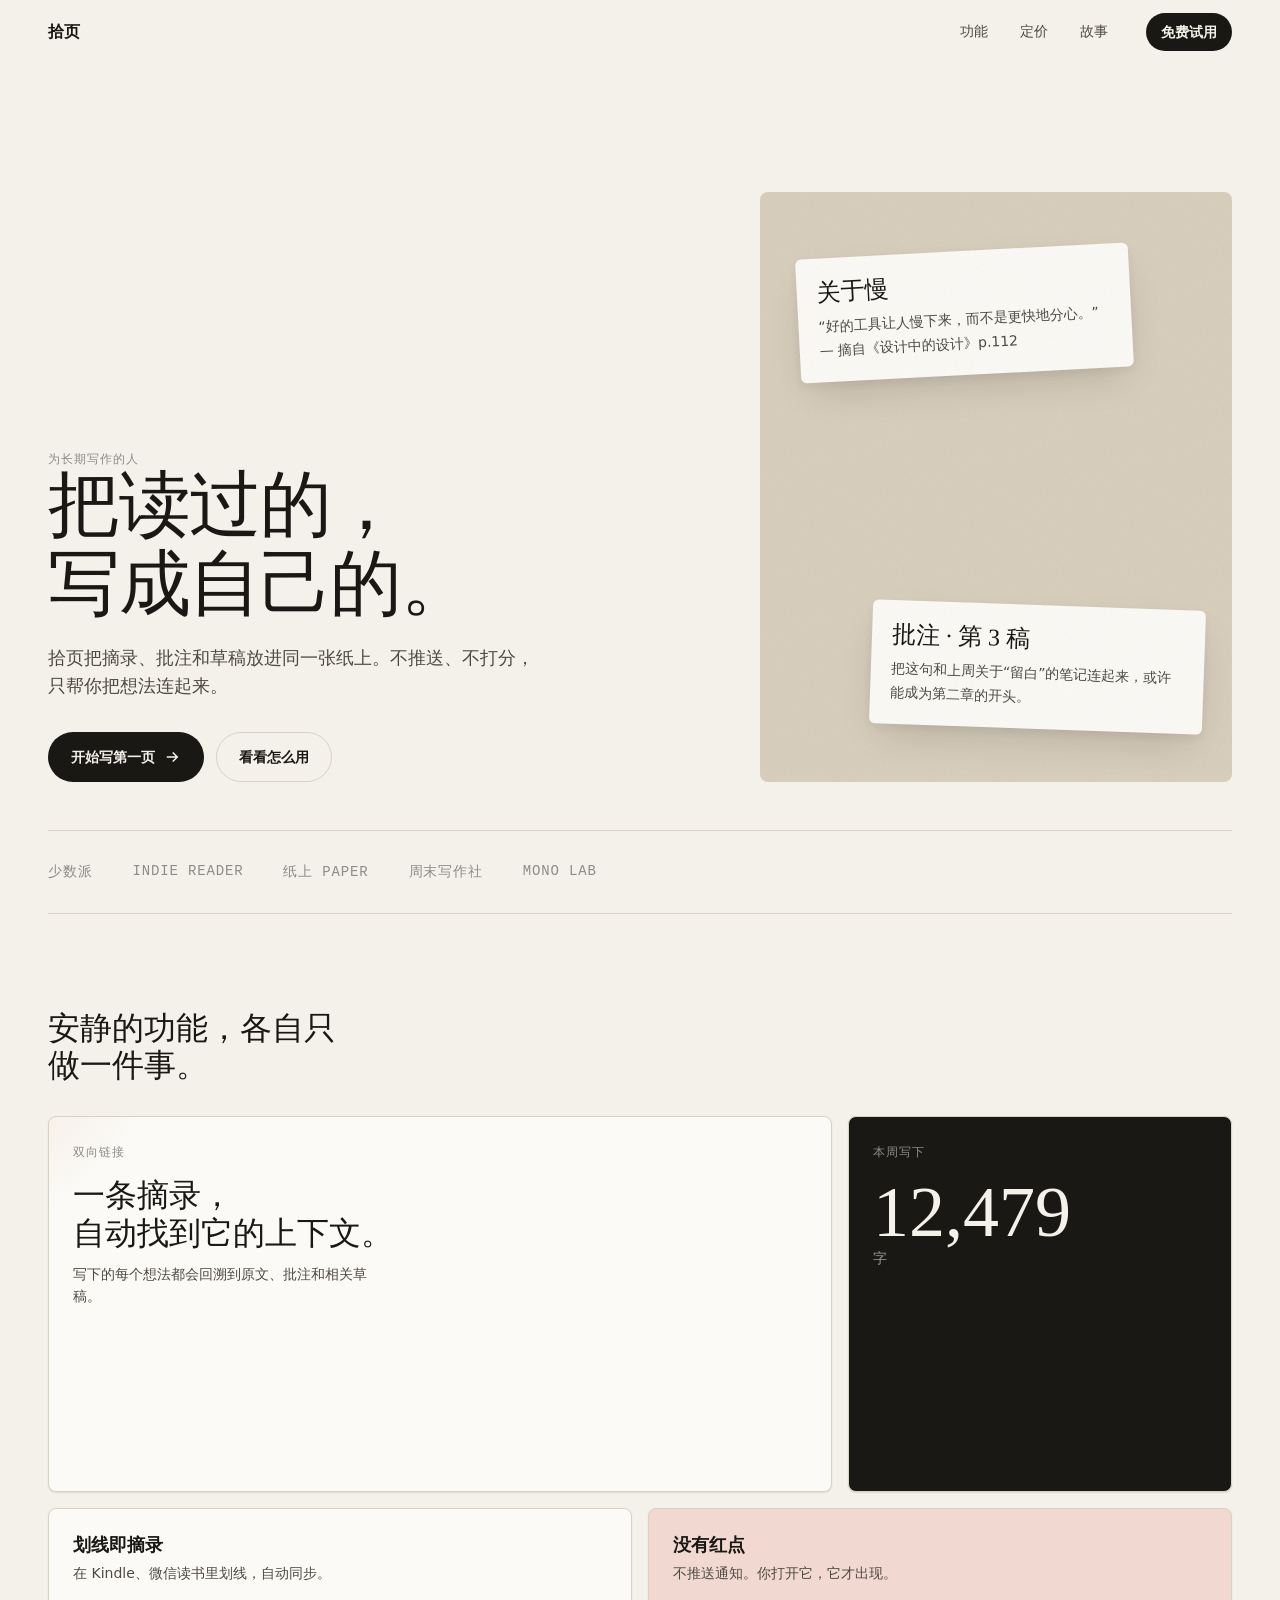
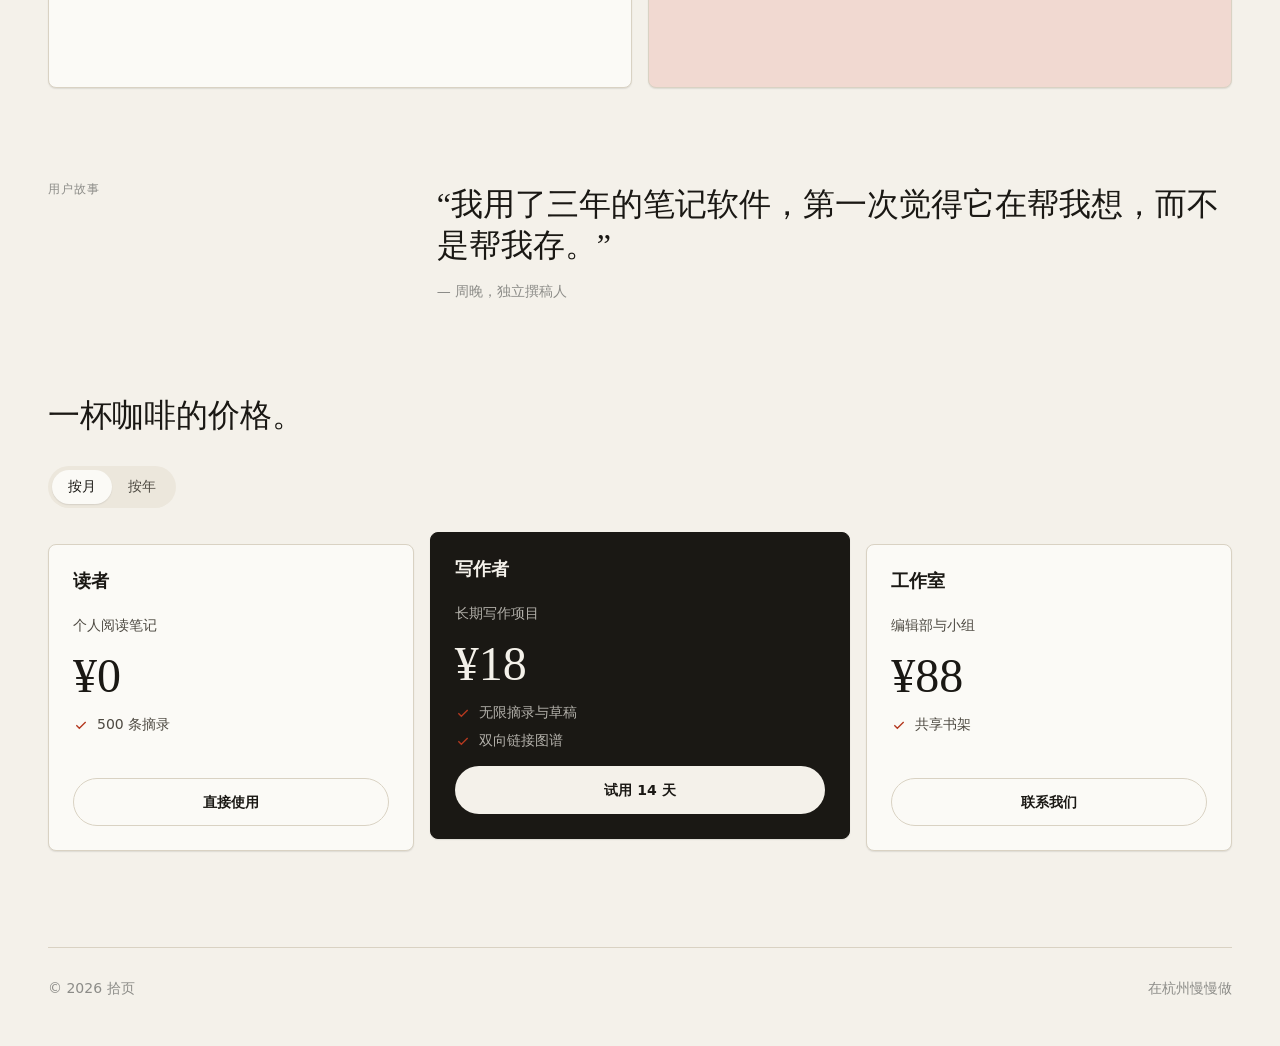
<file: ai-ui/legacy/examples/landing.html>
<!doctype html>
<html lang="zh-CN" data-style="editorial"><head><meta charset="utf-8"><meta name="viewport" content="width=device-width,initial-scale=1">
<title>样例 · 落地页「拾页」</title>
<link rel="stylesheet" href="../assets/tokens.css"><link rel="stylesheet" href="../components/aesthetic.css"><link rel="stylesheet" href="../assets/themes/editorial.css">
<style>
body { margin: 0; }
.wrap { max-width: 1240px; margin: auto; padding: 0 clamp(16px, 4vw, 48px); }
.visual .page { position: absolute; background: var(--color-surface); border-radius: 6px; box-shadow: var(--shadow-3); padding: 20px; width: 62%; font-size: var(--type-sm); color: var(--color-ink-2); line-height: 1.7; }
.visual .page h4 { margin: 0 0 8px; font: 400 var(--type-xl)/1.2 var(--font-family-display); color: var(--color-ink); }
.marks { display: flex; gap: 40px; flex-wrap: wrap; padding: 32px 0; border-top: 1px solid var(--color-line); border-bottom: 1px solid var(--color-line); color: var(--color-ink-3); font: 500 var(--type-sm) var(--font-family-mono); letter-spacing: .06em; }
h2.sec-title { font: 400 var(--type-2xl)/1.15 var(--font-family-display); margin: 96px 0 32px; max-width: 18ch; }
.quote { margin: 96px 0; display: grid; grid-template-columns: 3fr 7fr; gap: 48px; align-items: start; }
.quote blockquote { margin: 0; font: 400 var(--type-2xl)/1.3 var(--font-family-display); }
footer { margin-top: 96px; padding: 32px 0 48px; border-top: 1px solid var(--color-line); display: flex; justify-content: space-between; color: var(--color-ink-3); font-size: var(--type-sm); }
@media (max-width: 820px) { .quote { grid-template-columns: 1fr; } }
</style></head>
<body class="ui">
<nav class="ui-nav"><a class="brand" href="#">拾页</a><div class="links"><a href="#f">功能</a><a href="#p">定价</a><a href="#q">故事</a></div><a class="ui-btn ui-btn--primary ui-btn--sm" href="#p">免费试用</a></nav>
<section class="ui-hero">
  <div><div class="ui-eyebrow" data-reveal>为长期写作的人</div>
    <h1 class="ui-display" data-reveal>把读过的，<br>写成自己的。</h1>
    <p class="lead" data-reveal>拾页把摘录、批注和草稿放进同一张纸上。不推送、不打分，只帮你把想法连起来。</p>
    <div class="actions" data-reveal><a class="ui-btn ui-btn--primary" data-magnetic="0.2" href="#p">开始写第一页<svg viewBox="0 0 24 24" fill="none" stroke="currentColor" stroke-width="2"><path d="M5 12h14M13 6l6 6-6 6"/></svg></a><a class="ui-btn ui-btn--ghost" href="#f">看看怎么用</a></div></div>
  <div class="visual ui-grain" data-reveal data-tilt="5" style="background:#D9CFBD">
    <div class="page" style="left:8%;top:10%;transform:rotate(-3deg)"><h4>关于慢</h4>“好的工具让人慢下来，而不是更快地分心。”<br>— 摘自《设计中的设计》p.112</div>
    <div class="page" style="right:6%;bottom:9%;transform:rotate(2deg)"><h4>批注 · 第 3 稿</h4>把这句和上周关于“留白”的笔记连起来，或许能成为第二章的开头。</div></div>
</section>
<div class="wrap">
  <div class="marks"><span>少数派</span><span>INDIE READER</span><span>纸上 PAPER</span><span>周末写作社</span><span>MONO LAB</span></div>
  <h2 class="sec-title" id="f">安静的功能，各自只做一件事。</h2>
  <div class="ui-bento">
    <div class="ui-card ui-card--hover w4 h2" data-reveal data-spotlight><span class="ui-eyebrow">双向链接</span><h3 style="font:400 var(--type-2xl)/1.2 var(--font-family-display);margin-top:16px">一条摘录，<br>自动找到它的上下文。</h3><p style="margin-top:12px;max-width:36ch">写下的每个想法都会回溯到原文、批注和相关草稿。</p></div>
    <div class="ui-card ui-card--hover h2" data-reveal style="background:var(--color-ink);color:var(--color-bg)"><span class="ui-eyebrow">本周写下</span><div style="font:400 var(--type-4xl)/1 var(--font-family-display);margin-top:16px"><span id="words">0</span></div><p style="color:inherit;opacity:.6">字</p></div>
    <div class="ui-card ui-card--hover w3" data-reveal><h3>划线即摘录</h3><p>在 Kindle、微信读书里划线，自动同步。</p></div>
    <div class="ui-card ui-card--hover w3" data-reveal style="background:var(--color-accent-soft)"><h3>没有红点</h3><p>不推送通知。你打开它，它才出现。</p></div>
  </div>
  <section class="quote" id="q"><span class="ui-eyebrow">用户故事</span><blockquote data-reveal>“我用了三年的笔记软件，第一次觉得它在帮我想，而不是帮我存。”<footer style="border:0;margin:16px 0 0;padding:0;font:var(--type-sm) var(--font-family-sans)">— 周晚，独立撰稿人</footer></blockquote></section>
  <section id="p" data-pricing-scope><h2 class="sec-title" style="margin-top:0">一杯咖啡的价格。</h2>
    <div class="ui-toggle"><button class="on" data-value="month">按月</button><button data-value="year">按年</button></div>
    <div class="ui-pricing" style="margin-top:36px">
      <div class="ui-card ui-price"><h3>读者</h3><p>个人阅读笔记</p><div class="amount">¥<span data-month="0" data-year="0">0</span></div><ul><li><svg viewBox="0 0 24 24" fill="none" stroke="currentColor" stroke-width="2"><path d="M5 12.5l4.5 4.5L19 7.5"/></svg>500 条摘录</li></ul><button class="ui-btn ui-btn--ghost">直接使用</button></div>
      <div class="ui-card ui-price featured"><h3>写作者</h3><p>长期写作项目</p><div class="amount">¥<span data-month="18" data-year="168">18</span></div><ul><li><svg viewBox="0 0 24 24" fill="none" stroke="currentColor" stroke-width="2"><path d="M5 12.5l4.5 4.5L19 7.5"/></svg>无限摘录与草稿</li><li><svg viewBox="0 0 24 24" fill="none" stroke="currentColor" stroke-width="2"><path d="M5 12.5l4.5 4.5L19 7.5"/></svg>双向链接图谱</li></ul><button class="ui-btn ui-btn--primary">试用 14 天</button></div>
      <div class="ui-card ui-price"><h3>工作室</h3><p>编辑部与小组</p><div class="amount">¥<span data-month="88" data-year="840">88</span></div><ul><li><svg viewBox="0 0 24 24" fill="none" stroke="currentColor" stroke-width="2"><path d="M5 12.5l4.5 4.5L19 7.5"/></svg>共享书架</li></ul><button class="ui-btn ui-btn--ghost">联系我们</button></div></div></section>
  <footer><span>© 2026 拾页</span><span>在杭州慢慢做</span></footer>
</div>
<script src="../components/aesthetic.js"></script>
<script>AestheticUI.countTo(document.getElementById('words'), 12480, 1400);</script>
</body></html>
</file>
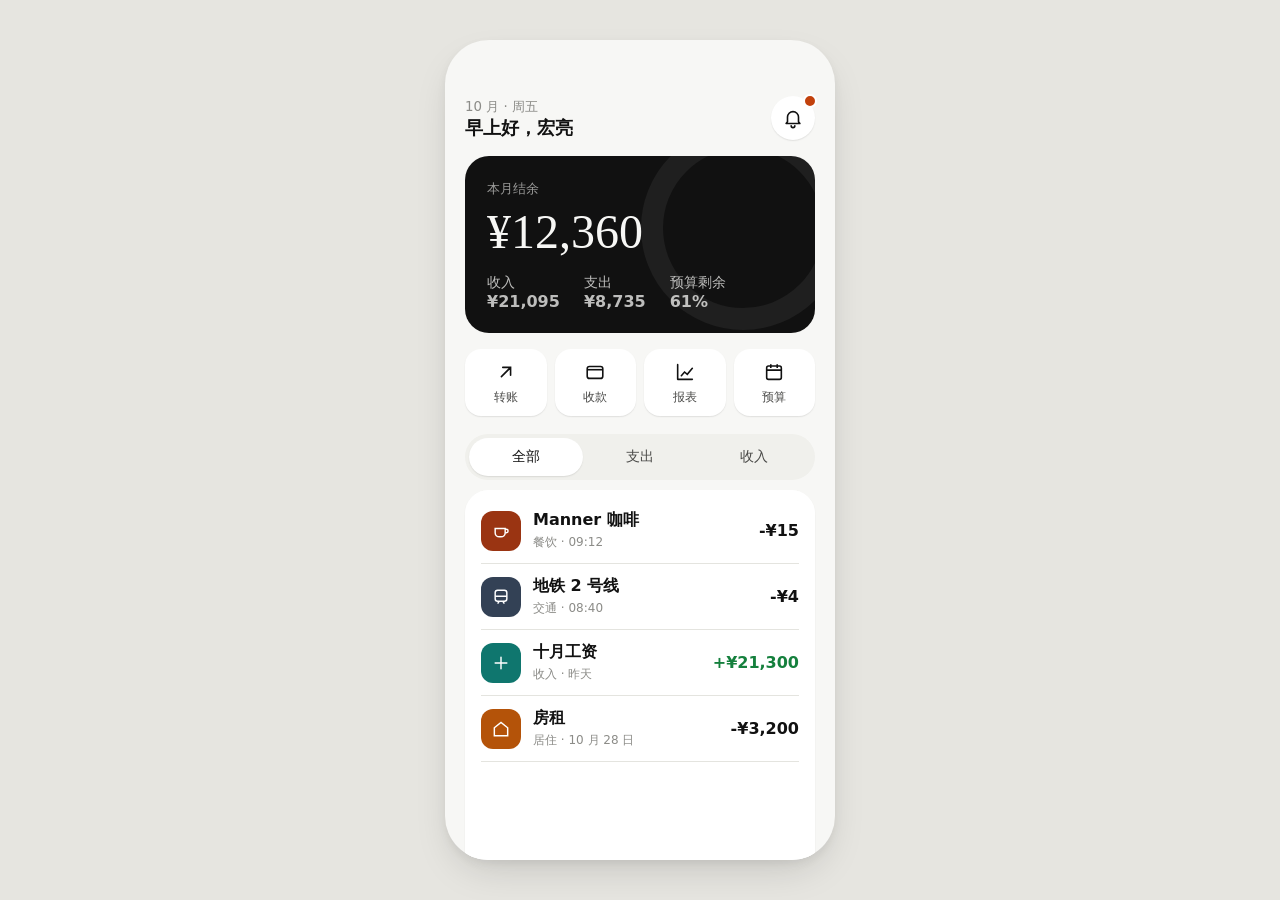
<file: app/legacy/examples/finance-home.html>
<!doctype html>
<html lang="zh-CN"><head><meta charset="utf-8"><meta name="viewport" content="width=device-width,initial-scale=1">
<title>样例 · 记账 App 首页</title>
<link rel="stylesheet" href="../assets/tokens.css"><link rel="stylesheet" href="../components/interactions.css">
<style>
body { margin: 0; min-height: 100vh; display: grid; place-items: center; background: #E6E5E0; font-family: var(--font-family-sans); color: var(--color-ink); }
.phone { position: relative; width: 390px; height: 820px; border-radius: 44px; background: var(--color-bg); box-shadow: var(--shadow-3); overflow: hidden; display: flex; flex-direction: column; }
.top { padding: 56px 20px 0; display: flex; justify-content: space-between; align-items: center; }
.top small { color: var(--color-ink-3); } .icon-btn { width: 44px; height: 44px; border-radius: 50%; border: 0; background: var(--color-surface); box-shadow: var(--shadow-1); display: grid; place-items: center; color: var(--color-ink); cursor: pointer; } .icon-btn svg { width: 22px; }
.hero { margin: 16px 20px 0; padding: 22px; border-radius: var(--radius-xl); background: var(--color-ink); color: var(--color-bg); position: relative; overflow: hidden; }
.hero .bal { font: 400 var(--type-3xl)/1 var(--font-family-display); margin: 10px 0 18px; font-variant-numeric: tabular-nums; }
.hero .row { display: flex; gap: 24px; font-size: var(--type-sm); opacity: .75; } .hero .row b { display: block; font-size: var(--type-md); opacity: 1; }
.hero .ring { position: absolute; right: -30px; top: -30px; width: 160px; height: 160px; border-radius: 50%; border: 22px solid rgba(255,255,255,.06); }
.quick { display: grid; grid-template-columns: repeat(4, 1fr); gap: 8px; margin: 16px 20px 0; }
.quick button { border: 0; background: var(--color-surface); border-radius: var(--radius-lg); padding: 12px 0 10px; display: grid; justify-items: center; gap: 6px; font: 500 var(--type-xs) var(--font-family-sans); color: var(--color-ink-2); cursor: pointer; box-shadow: var(--shadow-1); }
.quick svg { width: 22px; color: var(--color-ink); }
.tabs-wrap { margin: 18px 20px 10px; }
.list { flex: 1; margin: 0 20px; } .list [data-ix="ptr"] { height: 100%; border-radius: var(--radius-xl) var(--radius-xl) 0 0; }
.tx { display: flex; align-items: center; gap: 12px; } .tx .ic { width: 40px; height: 40px; border-radius: 12px; display: grid; place-items: center; color: #fff; flex: none; } .tx .ic svg { width: 20px; }
.tx .m { flex: 1; } .tx .m small { color: var(--color-ink-3); font-size: var(--type-xs); } .tx .amt { font-weight: 600; font-variant-numeric: tabular-nums; } .ix-swipe .row > .tx { flex: 1; min-width: 0; }
.ix-swipe { margin-bottom: 0; border-radius: 0; } .ix-swipe .row { padding: 12px 0; border-bottom: 1px solid var(--color-line); }
.fab { position: absolute; right: 20px; bottom: 28px; z-index: 5; }
.phone .ix-sheet { position: absolute; } .phone .ix-scrim { position: absolute; }
</style></head><body>
<div class="phone" id="phone">
  <div class="top"><div><small>10 月 · 周五</small><div style="font-weight:600;font-size:18px">早上好，宏亮</div></div><button class="icon-btn" data-ix="press dot" aria-label="通知"><svg viewBox="0 0 24 24" fill="none" stroke="currentColor" stroke-width="1.75" stroke-linecap="round" stroke-linejoin="round"><path d="M6 16V11a6 6 0 0 1 12 0v5l1.5 2h-15z"/><path d="M10 20.5a2 2 0 0 0 4 0"/></svg></button></div>
  <div class="hero"><div class="ring"></div><small style="opacity:.6">本月结余</small><div class="bal">¥<span data-ix="countup" data-to="12480">0</span></div>
    <div class="row"><div>收入<b>¥<span data-ix="countup" data-to="21300">0</span></b></div><div>支出<b>¥<span data-ix="countup" data-to="8820">0</span></b></div><div>预算剩余<b><span data-ix="countup" data-to="62">0</span>%</b></div></div></div>
  <div class="quick">
    <button data-ix="press sheet" data-target="#pay"><svg viewBox="0 0 24 24" fill="none" stroke="currentColor" stroke-width="1.75" stroke-linecap="round"><path d="M7 17L17 7M8.5 7H17v8.5"/></svg>转账</button>
    <button data-ix="press toast" data-text="已生成收款码"><svg viewBox="0 0 24 24" fill="none" stroke="currentColor" stroke-width="1.75"><rect x="3.5" y="6" width="17" height="13" rx="2.5"/><path d="M3.5 9.5h17"/></svg>收款</button>
    <button data-ix="press toast" data-text="账单已导出到邮箱"><svg viewBox="0 0 24 24" fill="none" stroke="currentColor" stroke-width="1.75" stroke-linecap="round"><path d="M4 20V4M4 20h16"/><path d="M8 16l3.5-4 3 2.5L20 8"/></svg>报表</button>
    <button data-ix="press toast" data-text="预算提醒已开启"><svg viewBox="0 0 24 24" fill="none" stroke="currentColor" stroke-width="1.75"><rect x="4" y="5.5" width="16" height="14.5" rx="2"/><path d="M4 10h16M8.5 3.5v4M15.5 3.5v4"/></svg>预算</button></div>
  <div class="tabs-wrap"><div data-ix="tabs"><button class="on">全部</button><button>支出</button><button>收入</button></div></div>
  <div class="list"><div data-ix="ptr">
    <div data-ix="swipe"><div class="tx"><span class="ic" style="background:#9A3412"><svg viewBox="0 0 24 24" fill="none" stroke="currentColor" stroke-width="1.75"><path d="M5 9h12v5a5 5 0 0 1-5 5H10a5 5 0 0 1-5-5z"/><path d="M17 10h1.5a2 2 0 0 1 0 4H17"/></svg></span><div class="m"><b>Manner 咖啡</b><br><small>餐饮 · 09:12</small></div><span class="amt">-¥15</span></div></div>
    <div data-ix="swipe"><div class="tx"><span class="ic" style="background:#334155"><svg viewBox="0 0 24 24" fill="none" stroke="currentColor" stroke-width="1.75"><rect x="5" y="4" width="14" height="13" rx="3"/><path d="M8 20l2-3M16 20l-2-3M5 11h14"/></svg></span><div class="m"><b>地铁 2 号线</b><br><small>交通 · 08:40</small></div><span class="amt">-¥4</span></div></div>
    <div data-ix="swipe"><div class="tx"><span class="ic" style="background:#0F766E"><svg viewBox="0 0 24 24" fill="none" stroke="currentColor" stroke-width="1.75" stroke-linecap="round"><path d="M12 5v14M5 12h14"/></svg></span><div class="m"><b>十月工资</b><br><small>收入 · 昨天</small></div><span class="amt" style="color:var(--color-success)">+¥21,300</span></div></div>
    <div data-ix="swipe"><div class="tx"><span class="ic" style="background:#B45309"><svg viewBox="0 0 24 24" fill="none" stroke="currentColor" stroke-width="1.75"><path d="M4 10.5L12 4l8 6.5V20H4z"/></svg></span><div class="m"><b>房租</b><br><small>居住 · 10 月 28 日</small></div><span class="amt">-¥3,200</span></div></div>
  </div></div>
  <div id="pay" hidden><h3 style="margin:0 0 4px">转账给 林夏</h3><p style="color:var(--color-ink-3);font-size:14px;margin:0 0 16px">招商银行 · 尾号 2048</p>
    <div style="font:400 48px/1 var(--font-family-display);margin-bottom:20px">¥520.00</div><div data-ix="slide" data-label="向右滑动确认转账" style="width:100%"></div></div>
</div>
<script src="../components/interactions.js"></script>
<script>
// 弹层限制在手机框内
document.getElementById('pay').addEventListener('click', () => {}, { once: true });
const phone = document.getElementById('phone'), s = IX.sheet(document.getElementById('pay')), open = s.open;
s.open = () => { open(); const sc = document.querySelector('.ix-scrim'); phone.append(sc, document.getElementById('pay')); };
document.getElementById('pay').addEventListener('confirm', () => setTimeout(() => { s.close(); IX.toast('已转账 ¥520.00', { undo: () => {} }); }, 600));
</script>
</body></html>
</file>
<file: ai-ui/legacy/assets/tokens.css>
/* 由 scripts/build-tokens.mjs 自动生成，修改请改 tokens.json */
:root {
  --color-bg: #F7F7F5;
  --color-surface: #FFFFFF;
  --color-surface-2: #F0F0EC;
  --color-ink: #111111;
  --color-ink-2: #4A4A48;
  --color-ink-3: #8C8C88;
  --color-line: #E4E4DF;
  --color-accent: #0F766E;
  --color-accent-ink: #FFFFFF;
  --color-accent-soft: #D5EFEC;
  --color-success: #15803D;
  --color-warning: #B45309;
  --color-danger: #C2410C;
  --color-dark-bg: #0B0C0E;
  --color-dark-surface: #16181C;
  --color-dark-ink: #F2F2EF;
  --radius-xs: 4px;
  --radius-sm: 8px;
  --radius-md: 12px;
  --radius-lg: 16px;
  --radius-xl: 24px;
  --radius-pill: 999px;
  --shadow-1: 0 1px 2px rgba(17,17,17,.06), 0 1px 1px rgba(17,17,17,.04);
  --shadow-2: 0 4px 12px -2px rgba(17,17,17,.08), 0 2px 4px rgba(17,17,17,.04);
  --shadow-3: 0 16px 40px -12px rgba(17,17,17,.18), 0 4px 10px rgba(17,17,17,.05);
  --shadow-inset: inset 0 2px 4px rgba(17,17,17,.12);
  --spacing-0: 0px;
  --spacing-1: 4px;
  --spacing-2: 8px;
  --spacing-3: 12px;
  --spacing-4: 16px;
  --spacing-5: 24px;
  --spacing-6: 32px;
  --spacing-7: 48px;
  --spacing-8: 64px;
  --spacing-9: 96px;
  --font-family-sans: "PingFang SC", "HarmonyOS Sans SC", "Noto Sans SC", system-ui, -apple-system, "Segoe UI", sans-serif;
  --font-family-display: "Instrument Serif", "Songti SC", "Noto Serif SC", Georgia, serif;
  --font-family-mono: "JetBrains Mono", ui-monospace, SFMono-Regular, Menlo, monospace;
  --type-xs: 12px;
  --type-sm: 14px;
  --type-md: 16px;
  --type-lg: 18px;
  --type-xl: 24px;
  --type-2xl: 32px;
  --type-3xl: 48px;
  --type-4xl: 72px;
  --leading-tight: 1.1;
  --leading-snug: 1.3;
  --leading-normal: 1.55;
  --ease-out: cubic-bezier(.22,1,.36,1);
  --ease-in-out: cubic-bezier(.65,0,.35,1);
  --ease-spring: cubic-bezier(.34,1.56,.64,1);
  --ease-soft-spring: cubic-bezier(.2,1.3,.4,1);
  --ease-in: cubic-bezier(.5,0,.75,0);
  --duration-instant: 100ms;
  --duration-fast: 160ms;
  --duration-base: 240ms;
  --duration-slow: 360ms;
  --duration-slower: 600ms;
  --duration-stagger: 50ms;
}

[data-theme="dark"] {
  --color-bg: var(--color-dark-bg);
  --color-surface: var(--color-dark-surface);
  --color-surface-2: #1F2227;
  --color-ink: var(--color-dark-ink);
  --color-ink-2: #B9B9B4;
  --color-ink-3: #7C7C78;
  --color-line: #2A2D33;
}

@media (prefers-reduced-motion: reduce) {
  *, *::before, *::after { animation-duration: 1ms !important; transition-duration: 1ms !important; }
}
</file>
<file: ai-ui/legacy/components/aesthetic.css>
/* AI UI 高级审美 · 基础组件（依赖 assets/tokens.css；可叠加 assets/themes/*.css，用 data-style 切换） */
.ui { font-family: var(--font-family-sans); color: var(--color-ink); background: var(--color-bg); -webkit-font-smoothing: antialiased; }
.ui-display { font: 400 clamp(40px, 6vw, var(--type-4xl))/var(--leading-tight) var(--font-family-display); letter-spacing: -.02em; margin: 0; text-wrap: balance; }
.ui-eyebrow { font: 500 var(--type-xs)/1 var(--font-family-mono); letter-spacing: .08em; text-transform: uppercase; color: var(--color-ink-3); }
.ui-muted { color: var(--color-ink-2); }

/* Button：主按钮 48px 全圆角；按压 0.96 + 回弹 */
.ui-btn { --h: 48px; display: inline-flex; align-items: center; gap: 8px; height: var(--h); padding: 0 22px; border-radius: var(--radius-pill); border: 1px solid transparent; font: 600 var(--type-sm)/1 var(--font-family-sans); cursor: pointer; text-decoration: none; white-space: nowrap;
  transition: transform var(--duration-fast) var(--ease-spring), background var(--duration-fast), box-shadow var(--duration-base) var(--ease-out), color var(--duration-fast); }
.ui-btn:active { transform: scale(.96); }
.ui-btn:focus-visible { outline: 2px solid var(--color-accent); outline-offset: 3px; }
.ui-btn svg { width: 18px; height: 18px; transition: transform var(--duration-base) var(--ease-out); }
.ui-btn:hover svg { transform: translateX(2px); }
.ui-btn--primary { background: var(--color-ink); color: var(--color-bg); }
.ui-btn--primary:hover { box-shadow: var(--shadow-2); }
.ui-btn--accent { background: var(--color-accent); color: var(--color-accent-ink); }
.ui-btn--ghost { background: transparent; color: var(--color-ink); border-color: var(--color-line); }
.ui-btn--ghost:hover { background: var(--color-surface-2); }
.ui-btn--sm { --h: 36px; padding: 0 14px; }
.ui-btn--icon { width: var(--h); padding: 0; justify-content: center; }
/* 图标按钮悬停展开标签 */
.ui-btn--expand { width: var(--h); padding: 0 15px; overflow: hidden; transition: width var(--duration-slow) var(--ease-out), background var(--duration-fast); }
.ui-btn--expand span { opacity: 0; transition: opacity var(--duration-base); }
.ui-btn--expand:hover { width: var(--w, 132px); } .ui-btn--expand:hover span { opacity: 1; }

/* Card：悬停浮起，阴影加深（Z 轴层次） */
.ui-card { background: var(--color-surface); border-radius: var(--radius-xl); padding: var(--spacing-5); box-shadow: var(--shadow-1); border: 1px solid var(--color-line);
  transition: transform var(--duration-slow) var(--ease-out), box-shadow var(--duration-slow) var(--ease-out); position: relative; overflow: hidden; }
.ui-card--hover:hover { transform: translateY(-4px); box-shadow: var(--shadow-3); }
.ui-card h3 { margin: 0 0 6px; font-size: var(--type-lg); } .ui-card p { margin: 0; color: var(--color-ink-2); font-size: var(--type-sm); line-height: var(--leading-normal); }
/* 情境光：鼠标位置柔光（data-spotlight） */
.ui-card[data-spotlight]::before { content: ""; position: absolute; inset: 0; background: radial-gradient(360px circle at var(--mx, -100px) var(--my, -100px), color-mix(in srgb, var(--color-accent) 14%, transparent), transparent 60%); pointer-events: none; }

/* Input：浮动标签 */
.ui-field { position: relative; display: block; }
.ui-input { width: 100%; box-sizing: border-box; height: 52px; padding: 20px 16px 6px; border-radius: var(--radius-md); border: 1px solid var(--color-line); background: var(--color-surface); color: var(--color-ink); font: var(--type-md) var(--font-family-sans); outline: none; transition: border-color var(--duration-fast), box-shadow var(--duration-fast); }
.ui-input:focus { border-color: var(--color-ink); box-shadow: 0 0 0 4px var(--color-accent-soft); }
.ui-field label { position: absolute; left: 17px; top: 16px; color: var(--color-ink-3); font-size: var(--type-md); pointer-events: none; transform-origin: left top; transition: transform var(--duration-base) var(--ease-out); }
.ui-input:focus + label, .ui-input:not(:placeholder-shown) + label { transform: translateY(-9px) scale(.75); }
.ui-field small { display: block; margin-top: 6px; font-size: var(--type-xs); color: var(--color-ink-3); }
.ui-field.invalid .ui-input { border-color: var(--color-danger); } .ui-field.invalid small { color: var(--color-danger); }

/* Navbar：毛玻璃，滚动后底色出现；指示条跟随 */
.ui-nav { position: sticky; top: 0; z-index: 50; display: flex; align-items: center; gap: 24px; height: 64px; padding: 0 clamp(16px, 4vw, 48px); transition: background var(--duration-slow), box-shadow var(--duration-slow); }
.ui-nav.scrolled { background: color-mix(in srgb, var(--color-bg) 78%, transparent); backdrop-filter: blur(20px) saturate(1.4); -webkit-backdrop-filter: blur(20px) saturate(1.4); box-shadow: 0 1px 0 var(--color-line); }
.ui-nav .brand { font: 600 var(--type-md)/1 var(--font-family-sans); display: flex; gap: 8px; align-items: center; color: var(--color-ink); text-decoration: none; }
.ui-nav .links { position: relative; display: flex; gap: 4px; margin-left: auto; }
.ui-nav .links a { position: relative; z-index: 1; padding: 8px 14px; font-size: var(--type-sm); color: var(--color-ink-2); text-decoration: none; transition: color var(--duration-fast); }
.ui-nav .links a:hover, .ui-nav .links a.on { color: var(--color-ink); }
.ui-nav .pill { position: absolute; top: 0; height: 100%; border-radius: var(--radius-pill); background: var(--color-surface-2); transition: transform var(--duration-slow) var(--ease-out), width var(--duration-slow) var(--ease-out), opacity var(--duration-fast); opacity: 0; }

/* Hero：非对称 7:5，标题 ≤ 2 行 */
.ui-hero { display: grid; grid-template-columns: 7fr 5fr; gap: clamp(24px, 4vw, 64px); align-items: end; padding: clamp(48px, 10vw, 128px) clamp(16px, 4vw, 48px) 48px; max-width: 1240px; margin: auto; }
.ui-hero .lead { font-size: var(--type-lg); line-height: var(--leading-normal); color: var(--color-ink-2); max-width: 44ch; margin: 20px 0 32px; }
.ui-hero .actions { display: flex; gap: 12px; flex-wrap: wrap; }
.ui-hero .visual { aspect-ratio: 4/5; border-radius: var(--radius-xl); overflow: hidden; position: relative; background: var(--color-surface-2); }
@media (max-width: 820px) { .ui-hero { grid-template-columns: 1fr; } }

/* Bento grid */
.ui-bento { display: grid; grid-template-columns: repeat(6, 1fr); grid-auto-rows: 180px; gap: 16px; }
.ui-bento > * { grid-column: span 2; }
.ui-bento .w3 { grid-column: span 3; } .ui-bento .w4 { grid-column: span 4; } .ui-bento .w6 { grid-column: span 6; } .ui-bento .h2 { grid-row: span 2; }
@media (max-width: 820px) { .ui-bento { grid-template-columns: 1fr 1fr; } .ui-bento > *, .ui-bento .w3, .ui-bento .w4 { grid-column: span 2; } }

/* Pricing：中间档突出，不用三张一模一样的卡 */
.ui-pricing { display: grid; grid-template-columns: 1fr 1.15fr 1fr; gap: 16px; align-items: stretch; }
.ui-price { display: flex; flex-direction: column; gap: 16px; }
.ui-price .amount { font: 400 var(--type-3xl)/1 var(--font-family-display); } .ui-price .amount small { font: var(--type-sm) var(--font-family-sans); color: var(--color-ink-3); }
.ui-price ul { list-style: none; padding: 0; margin: 0; display: grid; gap: 10px; font-size: var(--type-sm); color: var(--color-ink-2); }
.ui-price li { display: flex; gap: 8px; align-items: center; } .ui-price li svg { width: 16px; color: var(--color-accent); flex: none; }
.ui-price .ui-btn { margin-top: auto; justify-content: center; }
.ui-price.featured { background: var(--color-ink); color: var(--color-bg); border-color: var(--color-ink); transform: translateY(-12px); }
.ui-price.featured p, .ui-price.featured ul { color: color-mix(in srgb, var(--color-bg) 70%, transparent); }
.ui-price.featured .ui-btn--primary { background: var(--color-bg); color: var(--color-ink); }
.ui-toggle { display: inline-flex; padding: 4px; border-radius: var(--radius-pill); background: var(--color-surface-2); position: relative; }
.ui-toggle button { position: relative; z-index: 1; border: 0; background: none; padding: 8px 16px; font: 500 var(--type-sm) var(--font-family-sans); color: var(--color-ink-2); cursor: pointer; }
.ui-toggle button.on { color: var(--color-ink); }
.ui-toggle .knob { position: absolute; top: 4px; bottom: 4px; border-radius: var(--radius-pill); background: var(--color-surface); box-shadow: var(--shadow-1); transition: transform var(--duration-slow) var(--ease-spring), width var(--duration-slow) var(--ease-out); }
@media (max-width: 820px) { .ui-pricing { grid-template-columns: 1fr; } .ui-price.featured { transform: none; } }

/* Glass panel */
.ui-glass { background: color-mix(in srgb, var(--color-surface) 55%, transparent); backdrop-filter: blur(24px) saturate(1.5); -webkit-backdrop-filter: blur(24px) saturate(1.5); border: 1px solid color-mix(in srgb, #fff 45%, transparent); border-radius: var(--radius-xl); box-shadow: var(--shadow-2), inset 0 1px 0 rgba(255,255,255,.5); padding: var(--spacing-5); }

/* Empty state：浅插画 + 明确按钮 */
.ui-empty { display: grid; justify-items: center; text-align: center; gap: 12px; padding: 40px 24px; }
.ui-empty svg.art { width: 120px; height: 96px; color: var(--color-ink-3); }
.ui-empty h4 { margin: 4px 0 0; font-size: var(--type-lg); } .ui-empty p { margin: 0 0 8px; color: var(--color-ink-2); font-size: var(--type-sm); max-width: 32ch; }

/* Skeleton：扫光，尺寸 = 真实内容 */
.ui-skel { position: relative; overflow: hidden; background: var(--color-surface-2); border-radius: var(--radius-sm); }
.ui-skel::after { content: ""; position: absolute; inset: 0; transform: translateX(-100%); background: linear-gradient(90deg, transparent, color-mix(in srgb, var(--color-surface) 70%, transparent), transparent); animation: ui-shimmer 1.4s var(--ease-in-out) infinite; }
@keyframes ui-shimmer { to { transform: translateX(100%); } }
.ui-skel-line { height: 12px; margin: 8px 0; } .ui-skel-avatar { width: 44px; height: 44px; border-radius: 50%; }
.is-loaded .ui-skel { display: none; }

/* 动效工具：滚动入场错峰（data-reveal）、磁吸（data-magnetic）、Grain 噪点 */
[data-reveal] { opacity: 0; transform: translateY(16px); transition: opacity var(--duration-slower) var(--ease-out), transform var(--duration-slower) var(--ease-out); transition-delay: calc(var(--i, 0) * var(--duration-stagger)); }
[data-reveal].in { opacity: 1; transform: none; }
[data-magnetic] { transition: transform var(--duration-slow) var(--ease-out); }
.ui-grain { position: relative; isolation: isolate; }
.ui-grain::after { content: ""; position: absolute; inset: 0; pointer-events: none; opacity: .08; mix-blend-mode: multiply; z-index: 2;
  background-image: url("data:image/svg+xml,%3Csvg xmlns='http://www.w3.org/2000/svg' width='160' height='160'%3E%3Cfilter id='n'%3E%3CfeTurbulence type='fractalNoise' baseFrequency='.9' numOctaves='2'/%3E%3C/filter%3E%3Crect width='100%25' height='100%25' filter='url(%23n)'/%3E%3C/svg%3E"); }
.ui-vignette { box-shadow: inset 0 0 120px rgba(0,0,0,.35); }
::view-transition-old(root), ::view-transition-new(root) { animation: none; mix-blend-mode: normal; }
@media (prefers-reduced-motion: reduce) { [data-reveal] { opacity: 1; transform: none; } .ui-skel::after { animation: none; } }
</file>
<file: ai-ui/legacy/assets/themes/editorial.css>
/* 杂志编辑风：米白纸感 + 衬线大标题 + 墨黑 + 砖红点缀 */
[data-style="editorial"] { --color-bg: #F4F1EA; --color-surface: #FBFAF6; --color-surface-2: #ECE7DC; --color-ink: #1A1814; --color-ink-2: #4E4A42; --color-line: #D9D2C3; --color-accent: #B4381F; --color-accent-soft: #F1D9D1; --radius-md: 4px; --radius-lg: 6px; --radius-xl: 8px; --font-family-display: "Instrument Serif", "Songti SC", "Noto Serif SC", Georgia, serif; }
</file>
<file: ai-ui/legacy/assets/themes/swiss.css>
/* 瑞士国际主义：网格、无衬线、黑白 + 单一红色、零圆角 */
[data-style="swiss"] { --color-bg: #FFFFFF; --color-surface: #FFFFFF; --color-surface-2: #F2F2F2; --color-ink: #000000; --color-line: #000000; --color-accent: #E30613; --color-accent-soft: #FDE2E3; --radius-sm: 0; --radius-md: 0; --radius-lg: 0; --radius-xl: 0; --shadow-1: none; --shadow-2: none; --shadow-3: none; --font-family-display: "Helvetica Neue", "PingFang SC", Arial, sans-serif; }
</file>
<file: ai-ui/legacy/assets/themes/nordic.css>
/* 北欧极简：低饱和雾色、大留白、柔和圆角 */
[data-style="nordic"] { --color-bg: #EEF0EE; --color-surface: #F9FAF9; --color-surface-2: #E3E7E4; --color-ink: #23302B; --color-ink-2: #56645E; --color-line: #D3DAD5; --color-accent: #4F7A67; --color-accent-soft: #D7E5DD; --radius-lg: 20px; --radius-xl: 28px; }
</file>
<file: ai-ui/legacy/assets/themes/dark-tech.css>
/* 深色科技风 + 青色点缀（不用紫色渐变） */
[data-style="dark-tech"] { --color-bg: #08090B; --color-surface: #111317; --color-surface-2: #181B21; --color-ink: #ECEDEE; --color-ink-2: #A1A7B0; --color-ink-3: #6B717A; --color-line: #23272F; --color-accent: #2DD4BF; --color-accent-ink: #04211D; --color-accent-soft: #0F2F2B; --shadow-2: 0 0 0 1px #23272F, 0 8px 24px -8px rgba(0,0,0,.6); --shadow-3: 0 0 0 1px #2A2F38, 0 24px 60px -20px rgba(0,0,0,.8); }
</file>
<file: ai-ui/legacy/assets/themes/warm-organic.css>
/* 有机暖调：陶土、燕麦色、大圆角 */
[data-style="warm-organic"] { --color-bg: #F3EBE1; --color-surface: #FBF6F0; --color-surface-2: #EADFD1; --color-ink: #2E241C; --color-ink-2: #6A5848; --color-line: #DCCDBB; --color-accent: #B5552D; --color-accent-soft: #F1DACB; --radius-lg: 22px; --radius-xl: 32px; }
</file>
<file: ai-ui/legacy/assets/themes/brutalist.css>
/* 新粗野主义：粗描边、硬投影、高对比 */
[data-style="brutalist"] { --color-bg: #FFFDF5; --color-surface: #FFFFFF; --color-surface-2: #FFF1B8; --color-ink: #000; --color-line: #000; --color-accent: #FF5A1F; --color-accent-ink: #000; --radius-md: 0; --radius-lg: 0; --radius-xl: 0; --radius-pill: 0; --shadow-1: 3px 3px 0 #000; --shadow-2: 5px 5px 0 #000; --shadow-3: 8px 8px 0 #000; }
[data-style="brutalist"] .ui-card, [data-style="brutalist"] .ui-btn, [data-style="brutalist"] .ui-input { border: 2px solid #000 !important; }
</file>
<file: app/legacy/assets/tokens.css>
/* 由 scripts/build-tokens.mjs 自动生成，修改请改 tokens.json */
:root {
  --color-bg: #F7F7F5;
  --color-surface: #FFFFFF;
  --color-surface-2: #F0F0EC;
  --color-ink: #111111;
  --color-ink-2: #4A4A48;
  --color-ink-3: #8C8C88;
  --color-line: #E4E4DF;
  --color-accent: #0F766E;
  --color-accent-ink: #FFFFFF;
  --color-accent-soft: #D5EFEC;
  --color-success: #15803D;
  --color-warning: #B45309;
  --color-danger: #C2410C;
  --color-dark-bg: #0B0C0E;
  --color-dark-surface: #16181C;
  --color-dark-ink: #F2F2EF;
  --radius-xs: 4px;
  --radius-sm: 8px;
  --radius-md: 12px;
  --radius-lg: 16px;
  --radius-xl: 24px;
  --radius-pill: 999px;
  --shadow-1: 0 1px 2px rgba(17,17,17,.06), 0 1px 1px rgba(17,17,17,.04);
  --shadow-2: 0 4px 12px -2px rgba(17,17,17,.08), 0 2px 4px rgba(17,17,17,.04);
  --shadow-3: 0 16px 40px -12px rgba(17,17,17,.18), 0 4px 10px rgba(17,17,17,.05);
  --shadow-inset: inset 0 2px 4px rgba(17,17,17,.12);
  --spacing-0: 0px;
  --spacing-1: 4px;
  --spacing-2: 8px;
  --spacing-3: 12px;
  --spacing-4: 16px;
  --spacing-5: 24px;
  --spacing-6: 32px;
  --spacing-7: 48px;
  --spacing-8: 64px;
  --spacing-9: 96px;
  --font-family-sans: "PingFang SC", "HarmonyOS Sans SC", "Noto Sans SC", system-ui, -apple-system, "Segoe UI", sans-serif;
  --font-family-display: "Instrument Serif", "Songti SC", "Noto Serif SC", Georgia, serif;
  --font-family-mono: "JetBrains Mono", ui-monospace, SFMono-Regular, Menlo, monospace;
  --type-xs: 12px;
  --type-sm: 14px;
  --type-md: 16px;
  --type-lg: 18px;
  --type-xl: 24px;
  --type-2xl: 32px;
  --type-3xl: 48px;
  --type-4xl: 72px;
  --leading-tight: 1.1;
  --leading-snug: 1.3;
  --leading-normal: 1.55;
  --ease-out: cubic-bezier(.22,1,.36,1);
  --ease-in-out: cubic-bezier(.65,0,.35,1);
  --ease-spring: cubic-bezier(.34,1.56,.64,1);
  --ease-soft-spring: cubic-bezier(.2,1.3,.4,1);
  --ease-in: cubic-bezier(.5,0,.75,0);
  --duration-instant: 100ms;
  --duration-fast: 160ms;
  --duration-base: 240ms;
  --duration-slow: 360ms;
  --duration-slower: 600ms;
  --duration-stagger: 50ms;
}

[data-theme="dark"] {
  --color-bg: var(--color-dark-bg);
  --color-surface: var(--color-dark-surface);
  --color-surface-2: #1F2227;
  --color-ink: var(--color-dark-ink);
  --color-ink-2: #B9B9B4;
  --color-ink-3: #7C7C78;
  --color-line: #2A2D33;
}

@media (prefers-reduced-motion: reduce) {
  *, *::before, *::after { animation-duration: 1ms !important; transition-duration: 1ms !important; }
}
</file>
<file: app/legacy/components/interactions.css>
/* App 与小程序高级交互库 · 样式（依赖 assets/tokens.css）。所有交互通过 data-ix="名称" 启用，见 interactions.js */
.ix-root { font-family: var(--font-family-sans); color: var(--color-ink); }
.ix-btn { position: relative; display: inline-flex; align-items: center; justify-content: center; gap: 8px; height: 48px; min-width: 48px; padding: 0 22px; border: 0; border-radius: var(--radius-pill); background: var(--color-ink); color: var(--color-bg); font: 600 var(--type-sm)/1 var(--font-family-sans); cursor: pointer; overflow: hidden; user-select: none; -webkit-tap-highlight-color: transparent; touch-action: manipulation; }
.ix-btn--light { background: var(--color-surface); color: var(--color-ink); box-shadow: var(--shadow-1); }
.ix-btn--accent { background: var(--color-accent); color: var(--color-accent-ink); }
.ix-btn svg { width: 20px; height: 20px; }

/* 1 按钮与反馈 */
[data-ix~="press"] { transition: transform var(--duration-slow) var(--ease-spring); }
[data-ix~="press"].ix-down { transform: scale(.94); transition-duration: var(--duration-instant); transition-timing-function: var(--ease-out); }
[data-ix~="physical"] { transition: transform var(--duration-slow) var(--ease-spring), box-shadow var(--duration-fast); box-shadow: var(--shadow-2); }
[data-ix~="physical"].ix-down { transform: scale(.96); box-shadow: var(--shadow-inset); transition-duration: 80ms; }
.ix-ripple-dot { position: absolute; width: 20px; height: 20px; margin: -10px; border-radius: 50%; background: currentColor; opacity: .28; pointer-events: none; animation: ix-ripple 600ms var(--ease-out) forwards; }
@keyframes ix-ripple { to { transform: scale(16); opacity: 0; } }
.ix-particle { position: fixed; width: 8px; height: 8px; margin: -4px; border-radius: 50%; pointer-events: none; z-index: 9999; }
.ix-success { width: 64px; height: 64px; color: var(--color-success); }
.ix-success circle, .ix-success path { fill: none; stroke: currentColor; stroke-width: 3; stroke-linecap: round; stroke-linejoin: round; }
.ix-success circle { stroke-dasharray: 176; stroke-dashoffset: 176; transform: rotate(-90deg); transform-origin: center; }
.ix-success path { stroke-dasharray: 40; stroke-dashoffset: 40; }
.ix-success.go circle { stroke-dashoffset: 0; transition: stroke-dashoffset 420ms var(--ease-out); }
.ix-success.go path { stroke-dashoffset: 0; transition: stroke-dashoffset 260ms var(--ease-out) 400ms; }
/* 三态按钮 */
[data-ix~="tristate"] { width: 200px; transition: width var(--duration-slow) var(--ease-out), padding var(--duration-slow), background var(--duration-base); }
[data-ix~="tristate"].loading { width: 48px; padding: 0; }
[data-ix~="tristate"] .spin { display: none; width: 20px; height: 20px; border: 2px solid currentColor; border-right-color: transparent; border-radius: 50%; animation: ix-spin .7s linear infinite; }
[data-ix~="tristate"].loading .spin { display: block; } [data-ix~="tristate"].loading .t { display: none; }
[data-ix~="tristate"].ok { background: var(--color-success); }
@keyframes ix-spin { to { transform: rotate(360deg); } }
/* 按钮变步进器 */
.ix-stepper { display: inline-flex; align-items: center; height: 40px; border-radius: var(--radius-pill); background: var(--color-ink); color: var(--color-bg); overflow: hidden; width: 72px; transition: width var(--duration-slow) var(--ease-spring); }
.ix-stepper.open { width: 124px; }
.ix-stepper button { flex: none; width: 40px; height: 40px; border: 0; background: none; color: inherit; font-size: 20px; cursor: pointer; }
.ix-stepper .add { width: 72px; font: 600 var(--type-sm) var(--font-family-sans); }
.ix-stepper.open .add { display: none; } .ix-stepper:not(.open) .minus, .ix-stepper:not(.open) .plus, .ix-stepper:not(.open) .n { display: none; }
.ix-stepper .n { width: 44px; text-align: center; font-variant-numeric: tabular-nums; font-weight: 600; }
/* 按住蓄力 */
[data-ix~="hold"] { position: relative; }
[data-ix~="hold"] svg.ring { position: absolute; inset: -6px; width: calc(100% + 12px); height: calc(100% + 12px); pointer-events: none; }
[data-ix~="hold"] svg.ring rect { fill: none; stroke: var(--color-danger); stroke-width: 3; }
/* 滑动确认 */
.ix-slide { position: relative; width: 280px; height: 56px; border-radius: var(--radius-pill); background: var(--color-surface-2); overflow: hidden; user-select: none; touch-action: none; }
.ix-slide .label { position: absolute; inset: 0; display: grid; place-items: center; font-size: var(--type-sm); color: var(--color-ink-3);
  background: linear-gradient(100deg, var(--color-ink-3) 40%, var(--color-ink) 50%, var(--color-ink-3) 60%) 0 0 / 300% 100%; -webkit-background-clip: text; background-clip: text; -webkit-text-fill-color: transparent; animation: ix-shine 2.2s linear infinite; }
@keyframes ix-shine { from { background-position: 100% 0; } to { background-position: -50% 0; } }
.ix-slide .fill { position: absolute; left: 0; top: 0; bottom: 0; background: var(--color-accent-soft); width: 56px; border-radius: var(--radius-pill); }
.ix-slide .knob { position: absolute; left: 4px; top: 4px; width: 48px; height: 48px; border-radius: 50%; background: var(--color-ink); color: var(--color-bg); display: grid; place-items: center; cursor: grab; }
.ix-slide .knob svg { width: 20px; } .ix-slide.done .knob { background: var(--color-success); }
/* 图标变形 */
.ix-morph { width: 48px; height: 48px; border-radius: 50%; border: 0; background: var(--color-surface); box-shadow: var(--shadow-1); display: grid; place-items: center; cursor: pointer; color: var(--color-ink); }
.ix-morph span { position: absolute; width: 20px; height: 2px; border-radius: 2px; background: currentColor; transition: transform var(--duration-slow) var(--ease-spring), opacity var(--duration-fast); }
.ix-morph span:nth-child(1) { transform: translateY(-6px); } .ix-morph span:nth-child(3) { transform: translateY(6px); }
.ix-morph.on span:nth-child(1) { transform: rotate(45deg); } .ix-morph.on span:nth-child(2) { opacity: 0; transform: scaleX(0); } .ix-morph.on span:nth-child(3) { transform: rotate(-45deg); }
.ix-morph { position: relative; }
/* 弹性开关 */
.ix-switch { width: 56px; height: 32px; border-radius: var(--radius-pill); background: var(--color-line); position: relative; cursor: pointer; border: 0; padding: 0; transition: background var(--duration-base); }
.ix-switch i { position: absolute; left: 3px; top: 3px; height: 26px; width: 26px; border-radius: var(--radius-pill); background: #fff; box-shadow: var(--shadow-1); transition: left var(--duration-slow) var(--ease-spring), width var(--duration-fast) var(--ease-out); }
.ix-switch.stretch i { width: 34px; } .ix-switch.on { background: var(--color-accent); } .ix-switch.on i { left: 27px; } .ix-switch.on.stretch i { left: 19px; }
/* 按钮一分为二 */
.ix-split { display: inline-flex; gap: 0; transition: gap var(--duration-slow) var(--ease-spring); }
.ix-split .ix-btn { transition: border-radius var(--duration-slow), width var(--duration-slow) var(--ease-spring), opacity var(--duration-base); }
.ix-split .b { width: 0; padding: 0; opacity: 0; }
.ix-split.on { gap: 10px; } .ix-split.on .a { width: 100px; } .ix-split.on .b { width: 100px; opacity: 1; padding: 0 12px; } .ix-split .a { width: 200px; }

/* 2 数字与文字 */
.ix-slot { display: inline-flex; font-variant-numeric: tabular-nums; }
.ix-slot .d { display: inline-block; height: 1.15em; line-height: 1.15em; overflow: hidden; }
.ix-slot .d > span { display: block; transition: transform 600ms var(--ease-spring); } .ix-slot .d i { display: block; font-style: normal; height: 1.15em; }
.ix-badge { display: inline-flex; align-items: center; justify-content: center; min-width: 20px; height: 20px; padding: 0 6px; border-radius: var(--radius-pill); background: var(--color-danger); color: #fff; font: 600 var(--type-xs)/20px var(--font-family-sans); overflow: hidden; transition: min-width var(--duration-base) var(--ease-out), transform var(--duration-base) var(--ease-spring), opacity var(--duration-base); box-sizing: border-box; }
.ix-badge .ix-slot .d { height: 20px; line-height: 20px; } .ix-badge .ix-slot .d i { height: 20px; }
.ix-badge.gone { transform: scale(0); opacity: 0; }
.ix-title { position: relative; overflow: hidden; font: 400 var(--type-2xl)/1.2 var(--font-family-display); }
.ix-title .ln { display: block; overflow: hidden; } .ix-title .ln > span { display: block; transition: transform 420ms var(--ease-out), opacity 420ms; }

/* 3 卡片与列表 */
.ix-swipe { position: relative; overflow: hidden; border-radius: var(--radius-md); background: var(--color-danger); margin-bottom: 8px; transition: height var(--duration-slow) var(--ease-out), margin var(--duration-slow); }
.ix-swipe .act { position: absolute; right: 0; top: 0; bottom: 0; width: 88px; display: grid; place-items: center; color: #fff; border: 0; background: none; cursor: pointer; }
.ix-swipe .act svg { width: 22px; }
.ix-swipe .row { position: relative; background: var(--color-surface); padding: 16px; display: flex; gap: 12px; align-items: center; touch-action: pan-y; user-select: none; transition: transform var(--duration-slow) var(--ease-out); }
.ix-swipe .row.drag { transition: none; }
.ix-flip { perspective: 900px; width: 220px; height: 136px; cursor: pointer; }
.ix-flip .in { position: relative; width: 100%; height: 100%; transform-style: preserve-3d; transition: transform 700ms var(--ease-spring); }
.ix-flip.on .in { transform: rotateY(180deg); }
.ix-flip .f, .ix-flip .b { position: absolute; inset: 0; border-radius: var(--radius-lg); backface-visibility: hidden; -webkit-backface-visibility: hidden; padding: 16px; box-sizing: border-box; color: #fff; }
.ix-flip .f { background: var(--color-ink); } .ix-flip .b { background: var(--color-accent); transform: rotateY(180deg); }
.ix-fan { position: relative; width: 120px; height: 160px; cursor: pointer; }
.ix-fan > div { position: absolute; inset: 0; border-radius: var(--radius-md); transform-origin: 50% 150%; transition: transform 500ms var(--ease-spring); box-shadow: var(--shadow-2); }
.ix-expand { border-radius: var(--radius-md); background: var(--color-surface); margin-bottom: 8px; overflow: hidden; box-shadow: var(--shadow-1); }
.ix-expand > button { all: unset; box-sizing: border-box; width: 100%; display: flex; justify-content: space-between; align-items: center; padding: 16px; cursor: pointer; }
.ix-expand > button svg { width: 18px; transition: transform var(--duration-slow) var(--ease-out); }
.ix-expand.on > button svg { transform: rotate(180deg); }
.ix-expand .body { display: grid; grid-template-rows: 0fr; transition: grid-template-rows var(--duration-slow) var(--ease-out); }
.ix-expand.on .body { grid-template-rows: 1fr; } .ix-expand .body > div { overflow: hidden; } .ix-expand .body p { margin: 0; padding: 0 16px 16px; color: var(--color-ink-2); font-size: var(--type-sm); }
.ix-layout { display: grid; grid-template-columns: 1fr; gap: 8px; }
.ix-layout.grid { grid-template-columns: repeat(3, 1fr); }
.ix-layout > div { background: var(--color-surface); border-radius: var(--radius-md); padding: 14px; box-shadow: var(--shadow-1); font-size: var(--type-sm); }
.ix-stagger > * { opacity: 0; transform: translateY(14px); }
.ix-stagger.in > * { opacity: 1; transform: none; transition: opacity 420ms var(--ease-out), transform 520ms var(--ease-spring); transition-delay: calc(var(--i) * 50ms); }
.ix-skel { background: var(--color-surface-2); border-radius: var(--radius-sm); position: relative; overflow: hidden; }
.ix-skel::after { content: ""; position: absolute; inset: 0; transform: translateX(-100%); background: linear-gradient(90deg, transparent, rgba(255,255,255,.6), transparent); animation: ix-sh 1.3s infinite; }
@keyframes ix-sh { to { transform: translateX(100%); } }
.ix-coupon { width: 240px; height: 140px; border-radius: var(--radius-lg); background: var(--color-ink); color: #fff; padding: 18px; box-sizing: border-box; position: relative; overflow: hidden; transform-style: preserve-3d; transition: transform var(--duration-slow) var(--ease-out); }
.ix-coupon .glare { position: absolute; inset: -50%; background: radial-gradient(circle at var(--gx, 50%) var(--gy, 50%), rgba(255,255,255,.35), transparent 40%); pointer-events: none; }
.ix-coupon .pat { position: absolute; right: -20px; bottom: -30px; width: 140px; height: 140px; border-radius: 50%; border: 18px solid rgba(255,255,255,.08); transition: transform var(--duration-slow) var(--ease-out); }
.ix-filter { display: flex; flex-wrap: wrap; gap: 8px; position: relative; }
.ix-filter > div { width: 64px; height: 64px; border-radius: var(--radius-md); display: grid; place-items: center; color: #fff; font-weight: 600; }

/* 4 手势与控件 */
.ix-ptr { position: relative; height: 320px; overflow: hidden; border-radius: var(--radius-xl); background: var(--color-surface); box-shadow: var(--shadow-1); touch-action: none; }
.ix-ptr .ind { position: absolute; left: 0; right: 0; top: 0; height: 64px; display: grid; place-items: center; color: var(--color-ink-3); }
.ix-ptr .ind svg { width: 24px; transition: transform var(--duration-fast); }
.ix-ptr.ready .ind svg { transform: rotate(180deg); } .ix-ptr.loading .ind svg { animation: ix-spin .8s linear infinite; }
.ix-ptr .content { position: relative; background: var(--color-surface); height: 100%; overflow: hidden; transition: transform 420ms var(--ease-spring); padding: 8px 16px; box-sizing: border-box; }
.ix-ptr .content.drag { transition: none; }
.ix-ptr .item { padding: 14px 0; border-bottom: 1px solid var(--color-line); font-size: var(--type-sm); }
.ix-compare { position: relative; width: 300px; height: 200px; border-radius: var(--radius-lg); overflow: hidden; user-select: none; touch-action: none; cursor: ew-resize; }
.ix-compare > div { position: absolute; inset: 0; display: grid; place-items: end start; padding: 12px; color: #fff; font-size: var(--type-xs); }
.ix-compare .after { clip-path: inset(0 0 0 var(--p, 50%)); place-items: end end; }
.ix-compare .bar { position: absolute; top: 0; bottom: 0; left: var(--p, 50%); width: 2px; margin-left: -1px; background: #fff; }
.ix-compare .bar::after { content: ""; position: absolute; top: 50%; left: 50%; width: 32px; height: 32px; margin: -16px; border-radius: 50%; background: #fff; box-shadow: var(--shadow-2); }
.ix-ruler { position: relative; width: 300px; height: 96px; overflow: hidden; border-radius: var(--radius-lg); background: var(--color-surface); box-shadow: var(--shadow-1); touch-action: none; user-select: none; cursor: grab; }
.ix-ruler .val { position: absolute; top: 10px; width: 100%; text-align: center; font: 700 var(--type-xl)/1 var(--font-family-sans); font-variant-numeric: tabular-nums; }
.ix-ruler .ticks { position: absolute; bottom: 0; left: 50%; height: 40px; display: flex; align-items: flex-end; will-change: transform; }
.ix-ruler .ticks i { flex: none; width: 10px; height: 14px; border-left: 1.5px solid var(--color-ink-3); box-sizing: border-box; } .ix-ruler .ticks i.m { height: 26px; border-color: var(--color-ink-2); }
.ix-ruler .needle { position: absolute; bottom: 0; left: 50%; width: 2px; height: 44px; margin-left: -1px; background: var(--color-accent); border-radius: 2px; }
.ix-arc { position: relative; width: 56px; height: 56px; }
.ix-arc .sub { position: absolute; left: 6px; top: 6px; width: 44px; height: 44px; border-radius: 50%; border: 0; background: var(--color-surface); box-shadow: var(--shadow-2); display: grid; place-items: center; color: var(--color-ink); transition: transform 420ms var(--ease-spring), opacity var(--duration-base); opacity: 0; pointer-events: none; cursor: pointer; }
.ix-arc .sub svg { width: 20px; } .ix-arc.open .sub { opacity: 1; pointer-events: auto; } .ix-arc .sub.hot { background: var(--color-accent); color: #fff; }
.ix-arc > .ix-btn { position: relative; z-index: 1; width: 56px; height: 56px; padding: 0; transition: transform var(--duration-slow) var(--ease-spring); } .ix-arc.open > .ix-btn { transform: rotate(45deg); }

/* 5 弹窗与面板 */
.ix-scrim { position: fixed; inset: 0; background: rgba(0,0,0,.36); opacity: 0; transition: opacity var(--duration-slow); z-index: 900; }
.ix-scrim.on { opacity: 1; }
.ix-sheet { position: fixed; left: 0; right: 0; bottom: 0; max-width: 480px; margin: auto; background: var(--color-surface); border-radius: 24px 24px 0 0; padding: 12px 20px 32px; z-index: 901; transform: translateY(100%); transition: transform 420ms var(--ease-out); box-shadow: var(--shadow-3); touch-action: none; }
.ix-sheet.on { transform: translateY(0); } .ix-sheet.drag { transition: none; }
.ix-sheet .grab { width: 40px; height: 5px; border-radius: 3px; background: var(--color-line); margin: 0 auto 16px; }
.ix-pop { position: fixed; z-index: 901; width: 220px; padding: 8px; border-radius: var(--radius-lg); background: var(--color-surface); box-shadow: var(--shadow-3); transform: scale(.42); opacity: 0; transition: transform 360ms var(--ease-spring), opacity 200ms; }
.ix-pop.on { transform: scale(1); opacity: 1; }
.ix-pop button { all: unset; display: block; box-sizing: border-box; width: 100%; padding: 12px; border-radius: var(--radius-sm); cursor: pointer; font-size: var(--type-sm); } .ix-pop button:hover { background: var(--color-surface-2); }
.ix-search { display: flex; align-items: center; height: 56px; width: 56px; border-radius: 999px; background: var(--color-surface); box-shadow: var(--shadow-2); overflow: hidden; transition: width 360ms var(--ease-out), border-radius 360ms var(--ease-out); }
.ix-search.on { width: min(320px, 100%); border-radius: var(--radius-lg); }
.ix-search button { flex: none; width: 56px; height: 56px; border: 0; background: none; display: grid; place-items: center; cursor: pointer; color: var(--color-ink); } .ix-search svg { width: 22px; }
.ix-search input { flex: 1; border: 0; outline: 0; background: none; font: var(--type-md) var(--font-family-sans); color: var(--color-ink); min-width: 0; }
.ix-glass-stage { position: relative; height: 260px; border-radius: var(--radius-xl); overflow: hidden; background: radial-gradient(circle at 25% 30%, #0F766E, transparent 55%), radial-gradient(circle at 80% 80%, #C2410C, transparent 50%), #222; }
.ix-glass { position: absolute; left: 16px; right: 16px; bottom: 16px; padding: 16px; border-radius: var(--radius-xl); background: rgba(255,255,255,.14); backdrop-filter: blur(26px); -webkit-backdrop-filter: blur(26px); border: 1px solid rgba(255,255,255,.25); display: grid; grid-template-columns: repeat(4, 1fr); gap: 10px; transform: translateY(120%); transition: transform 480ms var(--ease-out); }
.ix-glass.on { transform: none; }
.ix-glass > div { height: 56px; border-radius: var(--radius-md); background: rgba(255,255,255,.18); transform: scale(.94); opacity: 0; transition: transform 360ms var(--ease-spring), opacity 300ms; }
.ix-glass.on > div { transform: none; opacity: 1; transition-delay: calc(200ms + var(--i) * 50ms); }

/* 6 提示与通知 */
.ix-toasts { position: fixed; left: 50%; bottom: 24px; transform: translateX(-50%); z-index: 1000; display: flex; flex-direction: column-reverse; gap: 8px; align-items: center; pointer-events: none; }
.ix-toast { pointer-events: auto; position: relative; overflow: hidden; display: flex; align-items: center; gap: 12px; padding: 12px 16px; border-radius: var(--radius-md); background: var(--color-ink); color: var(--color-bg); font-size: var(--type-sm); box-shadow: var(--shadow-3); min-width: 240px; animation: ix-toast-in 420ms var(--ease-spring); transition: transform 360ms var(--ease-out), opacity 300ms, margin 360ms var(--ease-out); }
.ix-toast.out { opacity: 0; transform: translateY(20px) scale(.95); }
.ix-toast button { margin-left: auto; border: 0; background: none; color: var(--color-accent-soft); font-weight: 600; cursor: pointer; }
.ix-toast .bar { position: absolute; left: 0; bottom: 0; height: 3px; background: var(--color-accent); width: 100%; transform-origin: left; }
@keyframes ix-toast-in { from { opacity: 0; transform: translateY(24px) scale(.95); } }
.ix-banner-wrap { position: relative; height: 300px; border-radius: var(--radius-xl); overflow: hidden; background: var(--color-surface); box-shadow: var(--shadow-1); }
.ix-banner { position: absolute; left: 0; right: 0; top: 0; height: 56px; padding: 0 16px; display: flex; align-items: center; gap: 8px; background: var(--color-accent); color: #fff; font-size: var(--type-sm); transform: translateY(-100%); transition: transform 420ms var(--ease-out); }
.ix-banner-wrap.on .ix-banner { transform: none; }
.ix-banner-wrap .page { transition: transform 420ms var(--ease-out); padding: 16px; } .ix-banner-wrap.on .page { transform: translateY(56px); }
.ix-dot { position: absolute; top: -2px; right: -2px; width: 10px; height: 10px; border-radius: 50%; background: var(--color-danger); border: 2px solid var(--color-surface); transition: transform 300ms var(--ease-in), opacity 300ms 120ms; }
.ix-dot.gone { transform: scale(0); opacity: 0; }

/* 7 转场与滚动 */
.ix-shared-grid { display: grid; grid-template-columns: repeat(3, 1fr); gap: 8px; }
.ix-shared-grid > div { aspect-ratio: 1; border-radius: var(--radius-md); cursor: zoom-in; }
.ix-shared-big { position: fixed; z-index: 950; border-radius: var(--radius-xl); cursor: zoom-out; transition: all 460ms var(--ease-out); }
.ix-largetitle { height: 340px; overflow-y: auto; border-radius: var(--radius-xl); background: var(--color-surface); box-shadow: var(--shadow-1); position: relative; }
.ix-largetitle header { position: sticky; top: 0; z-index: 2; height: 52px; display: flex; align-items: center; justify-content: center; background: var(--color-surface); }
.ix-largetitle header .small { font-weight: 600; opacity: 0; }
.ix-largetitle h2 { margin: 0; padding: 0 16px 8px; font: 700 var(--type-2xl)/1.1 var(--font-family-sans); transform-origin: left center; position: sticky; top: 0; z-index: 3; }
.ix-largetitle .rows > div { padding: 16px; border-bottom: 1px solid var(--color-line); font-size: var(--type-sm); }
.ix-tabs { position: relative; display: flex; background: var(--color-surface-2); border-radius: var(--radius-pill); padding: 4px; }
.ix-tabs button { position: relative; z-index: 1; flex: 1; border: 0; background: none; padding: 10px; font: 500 var(--type-sm) var(--font-family-sans); color: var(--color-ink-2); cursor: pointer; } .ix-tabs button.on { color: var(--color-ink); }
.ix-tabs .ind { position: absolute; top: 4px; bottom: 4px; left: 0; border-radius: var(--radius-pill); background: var(--color-surface); box-shadow: var(--shadow-1); }
.ix-cat { display: grid; grid-template-columns: 88px 1fr; height: 320px; border-radius: var(--radius-xl); overflow: hidden; background: var(--color-surface); box-shadow: var(--shadow-1); }
.ix-cat nav { background: var(--color-surface-2); overflow-y: auto; } .ix-cat nav button { all: unset; display: block; box-sizing: border-box; width: 100%; padding: 14px 12px; font-size: var(--type-sm); color: var(--color-ink-2); cursor: pointer; position: relative; transition: color var(--duration-fast), background var(--duration-fast); }
.ix-cat nav button.on { background: var(--color-surface); color: var(--color-ink); font-weight: 600; } .ix-cat nav button.on::before { content: ""; position: absolute; left: 0; top: 14px; bottom: 14px; width: 3px; border-radius: 2px; background: var(--color-accent); }
.ix-cat .list { overflow-y: auto; padding: 0 16px; scroll-behavior: smooth; position: relative; } .ix-cat h4 { margin: 0; padding: 14px 0 6px; position: sticky; top: 0; background: var(--color-surface); font-size: var(--type-sm); }
.ix-cat .list p { margin: 0; padding: 12px 0; border-bottom: 1px solid var(--color-line); font-size: var(--type-sm); }
.ix-flyer { position: fixed; z-index: 1001; pointer-events: none; }
.ix-flyer > i { display: block; width: 18px; height: 18px; margin: -9px; border-radius: 50%; background: var(--color-accent); }
.ix-push-stage { position: relative; height: 300px; border-radius: var(--radius-xl); overflow: hidden; background: #000; }
.ix-push-stage > section { position: absolute; inset: 0; padding: 20px; background: var(--color-surface); transition: transform 460ms var(--ease-out), filter 460ms; }
.ix-push-stage > section.next { transform: translateX(100%); box-shadow: -12px 0 32px rgba(0,0,0,.15); } .ix-push-stage.on > section.next { transform: none; }
.ix-push-stage.on > section.prev { transform: scale(.94); filter: brightness(.6); }

/* 8 高级布局 */
.ix-asym { display: grid; grid-template-columns: 7fr 3fr; gap: 12px; }
.ix-offset { display: grid; grid-template-columns: repeat(3, 1fr); gap: 12px; } .ix-offset > :nth-child(3n+2) { transform: translateY(32px); } .ix-offset > :nth-child(3n) { transform: translateY(12px); }
.ix-layer { position: relative; height: 220px; } .ix-layer .img { position: absolute; left: 0; top: 0; width: 70%; height: 170px; border-radius: var(--radius-lg); }
.ix-layer .card { position: absolute; right: 0; bottom: 0; width: 58%; padding: 16px; border-radius: var(--radius-lg); background: var(--color-surface); box-shadow: var(--shadow-2); }
.ix-layer .tag { position: absolute; right: 48%; bottom: 112px; padding: 4px 10px; border-radius: var(--radius-pill); background: var(--color-accent); color: #fff; font-size: var(--type-xs); }
.ix-blocks { display: grid; grid-template-columns: repeat(4, 1fr); grid-auto-rows: 72px; gap: 8px; } .ix-blocks > div { border-radius: var(--radius-lg); padding: 12px; font-size: var(--type-xs); color: #fff; }

@media (prefers-reduced-motion: reduce) { .ix-stagger > * { opacity: 1; transform: none; } }

/* v2：键盘焦点与非视觉标题（供 Web/React Dialog） */
.sr-only{position:absolute!important;width:1px;height:1px;padding:0;margin:-1px;overflow:hidden;clip:rect(0,0,0,0);white-space:nowrap;border:0}
.ix-sheet:focus-visible{outline:2px solid var(--color-accent);outline-offset:-3px}
</file>
